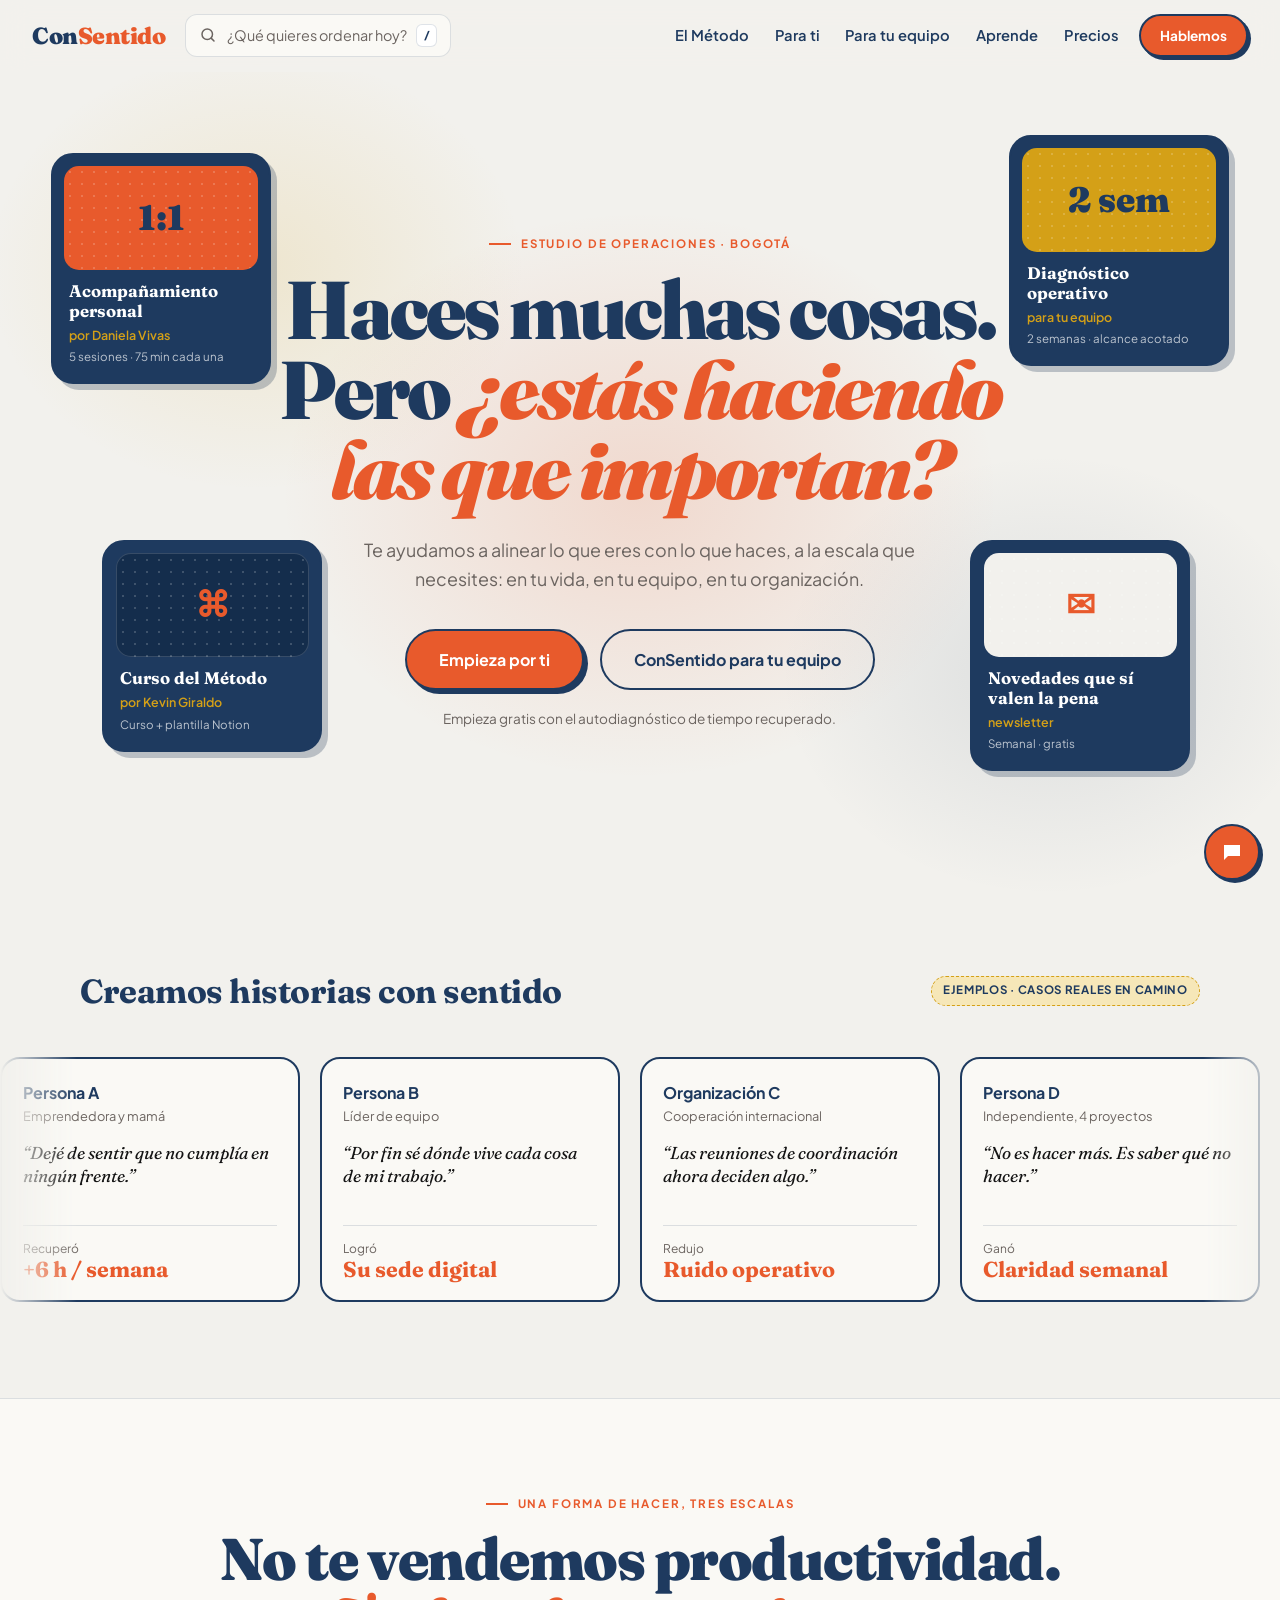
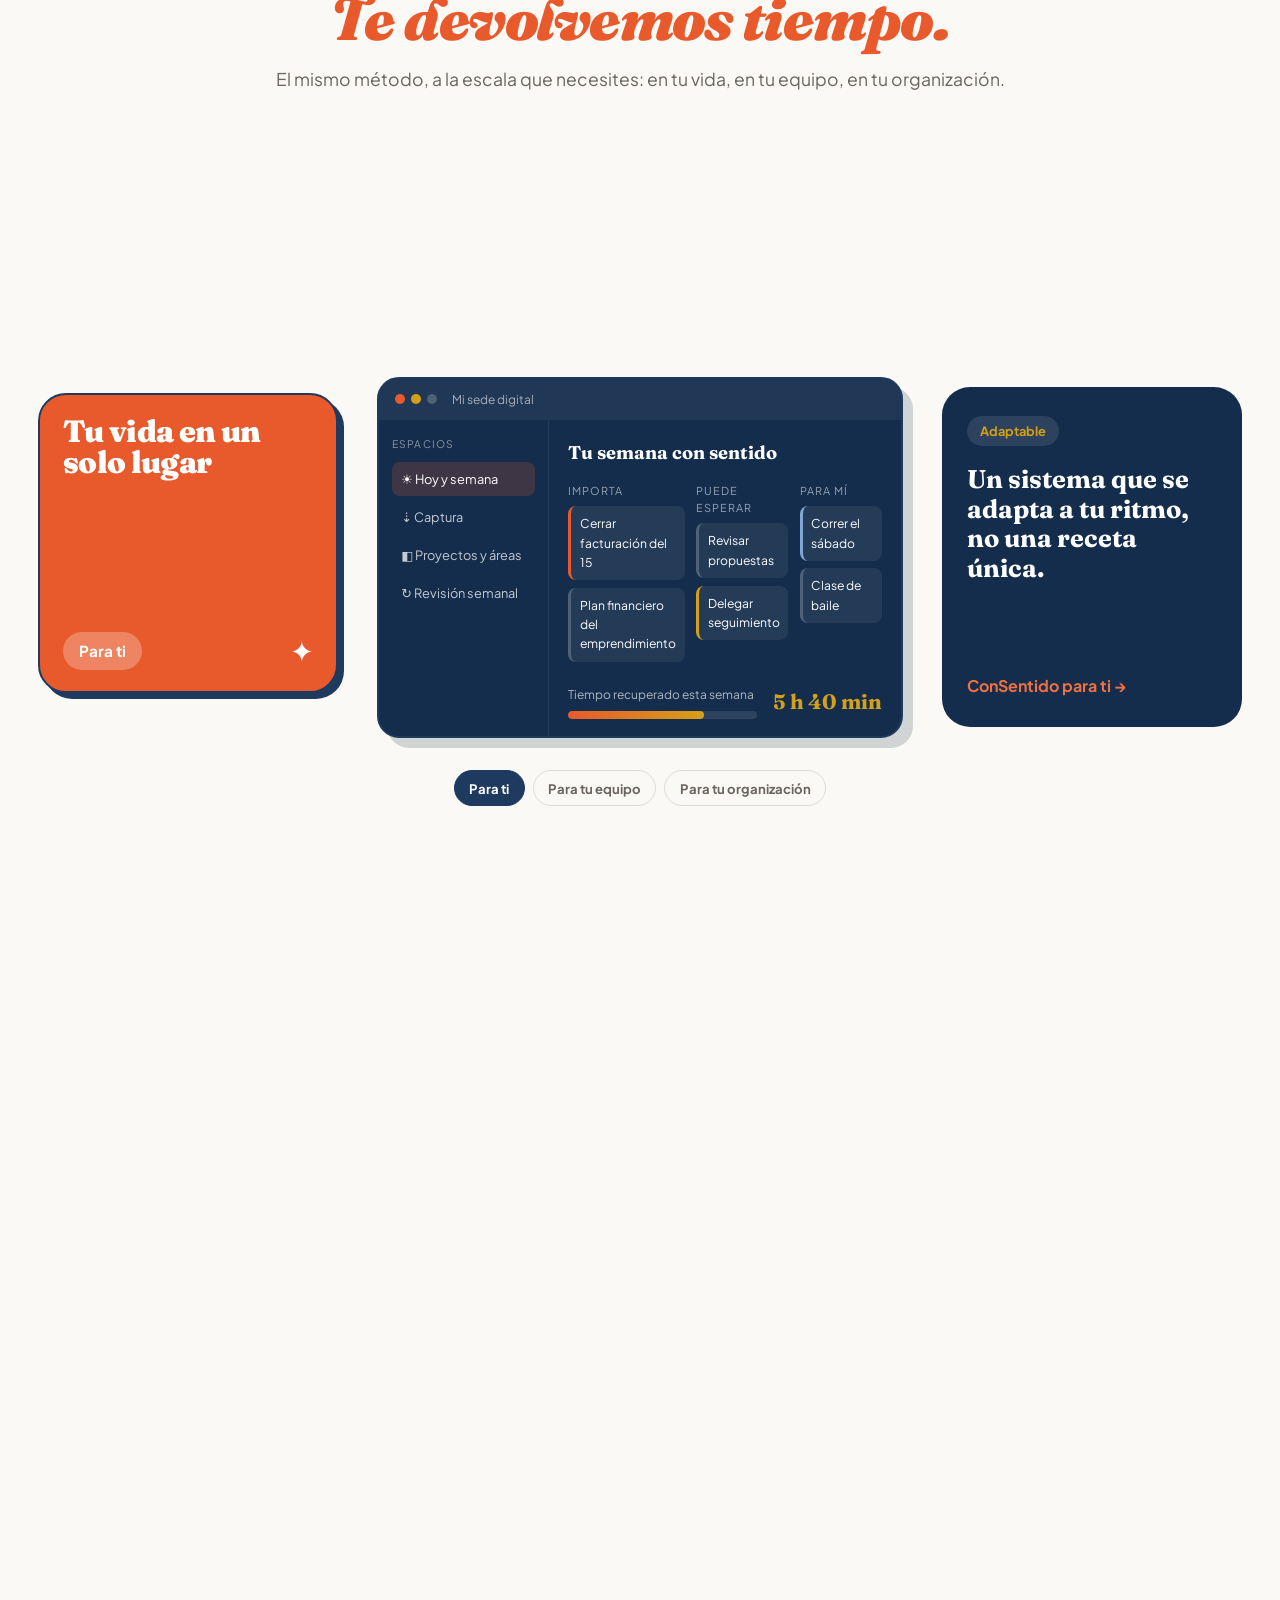
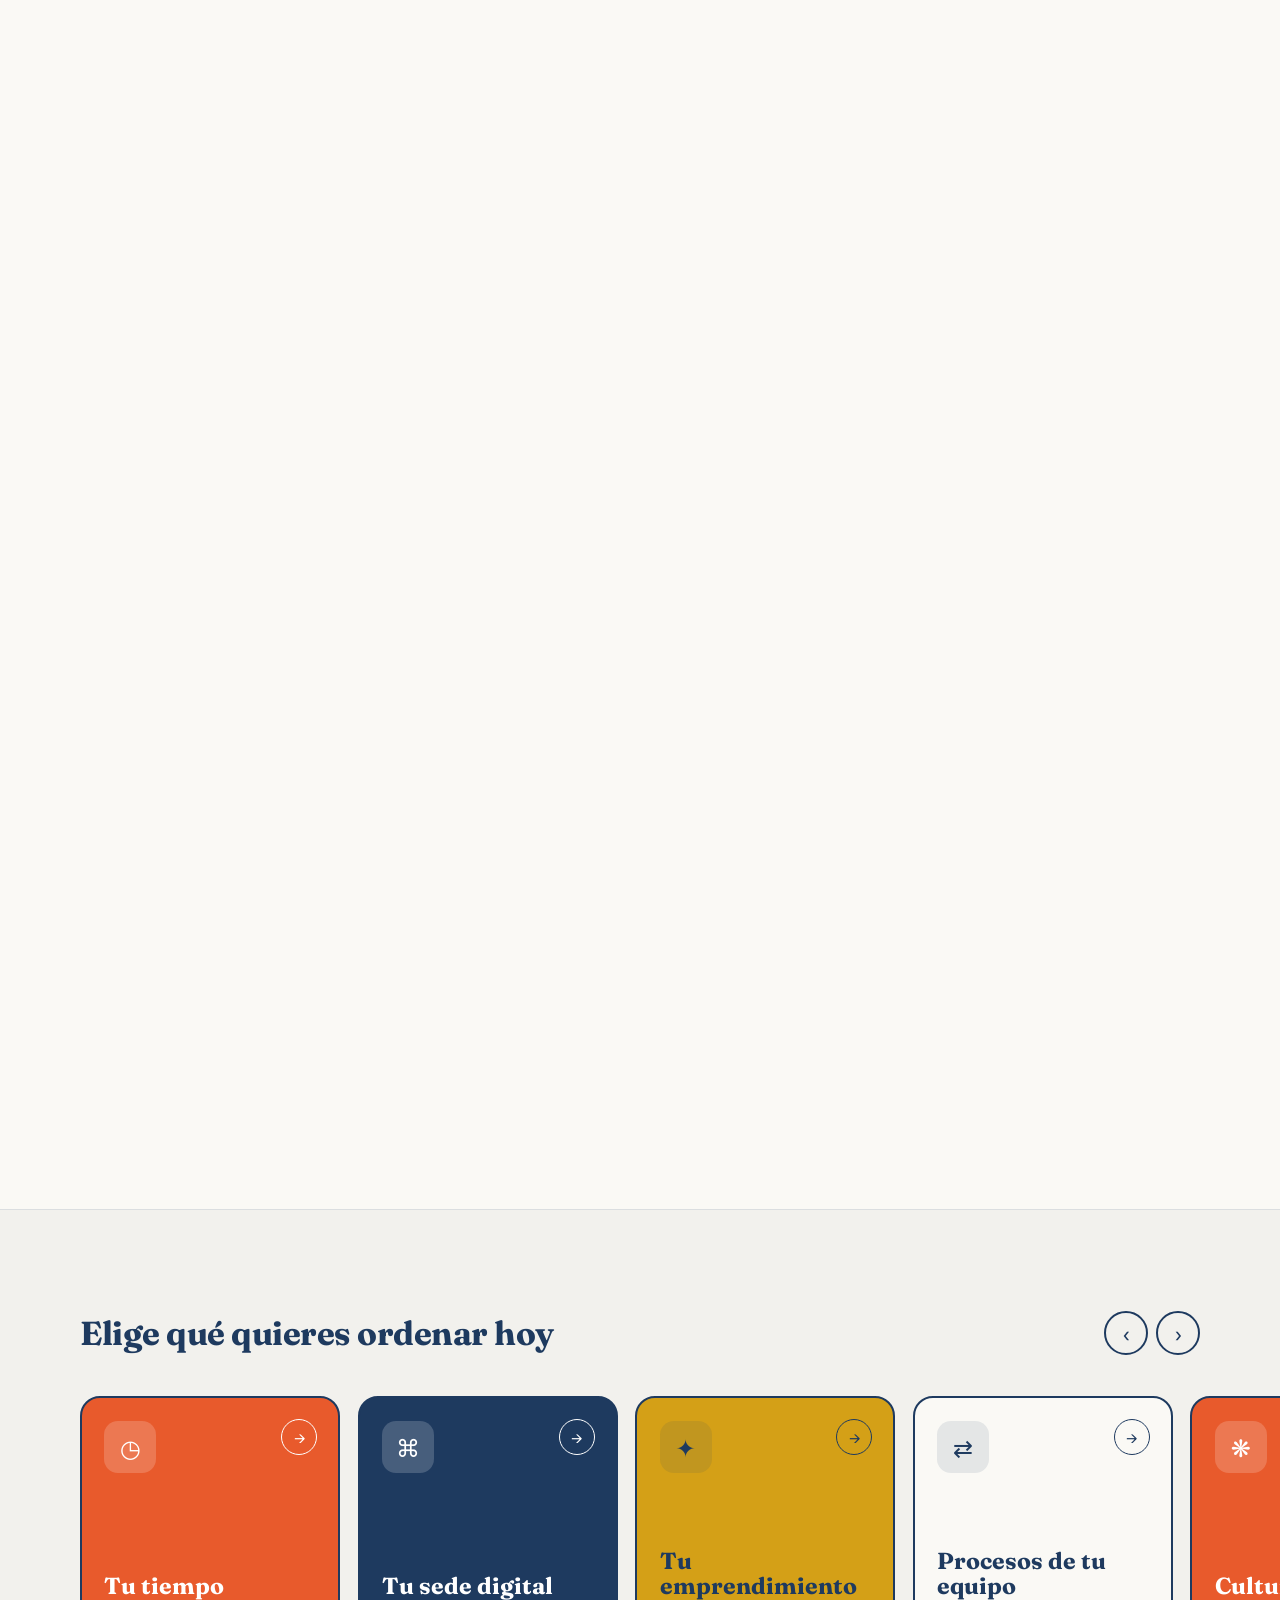
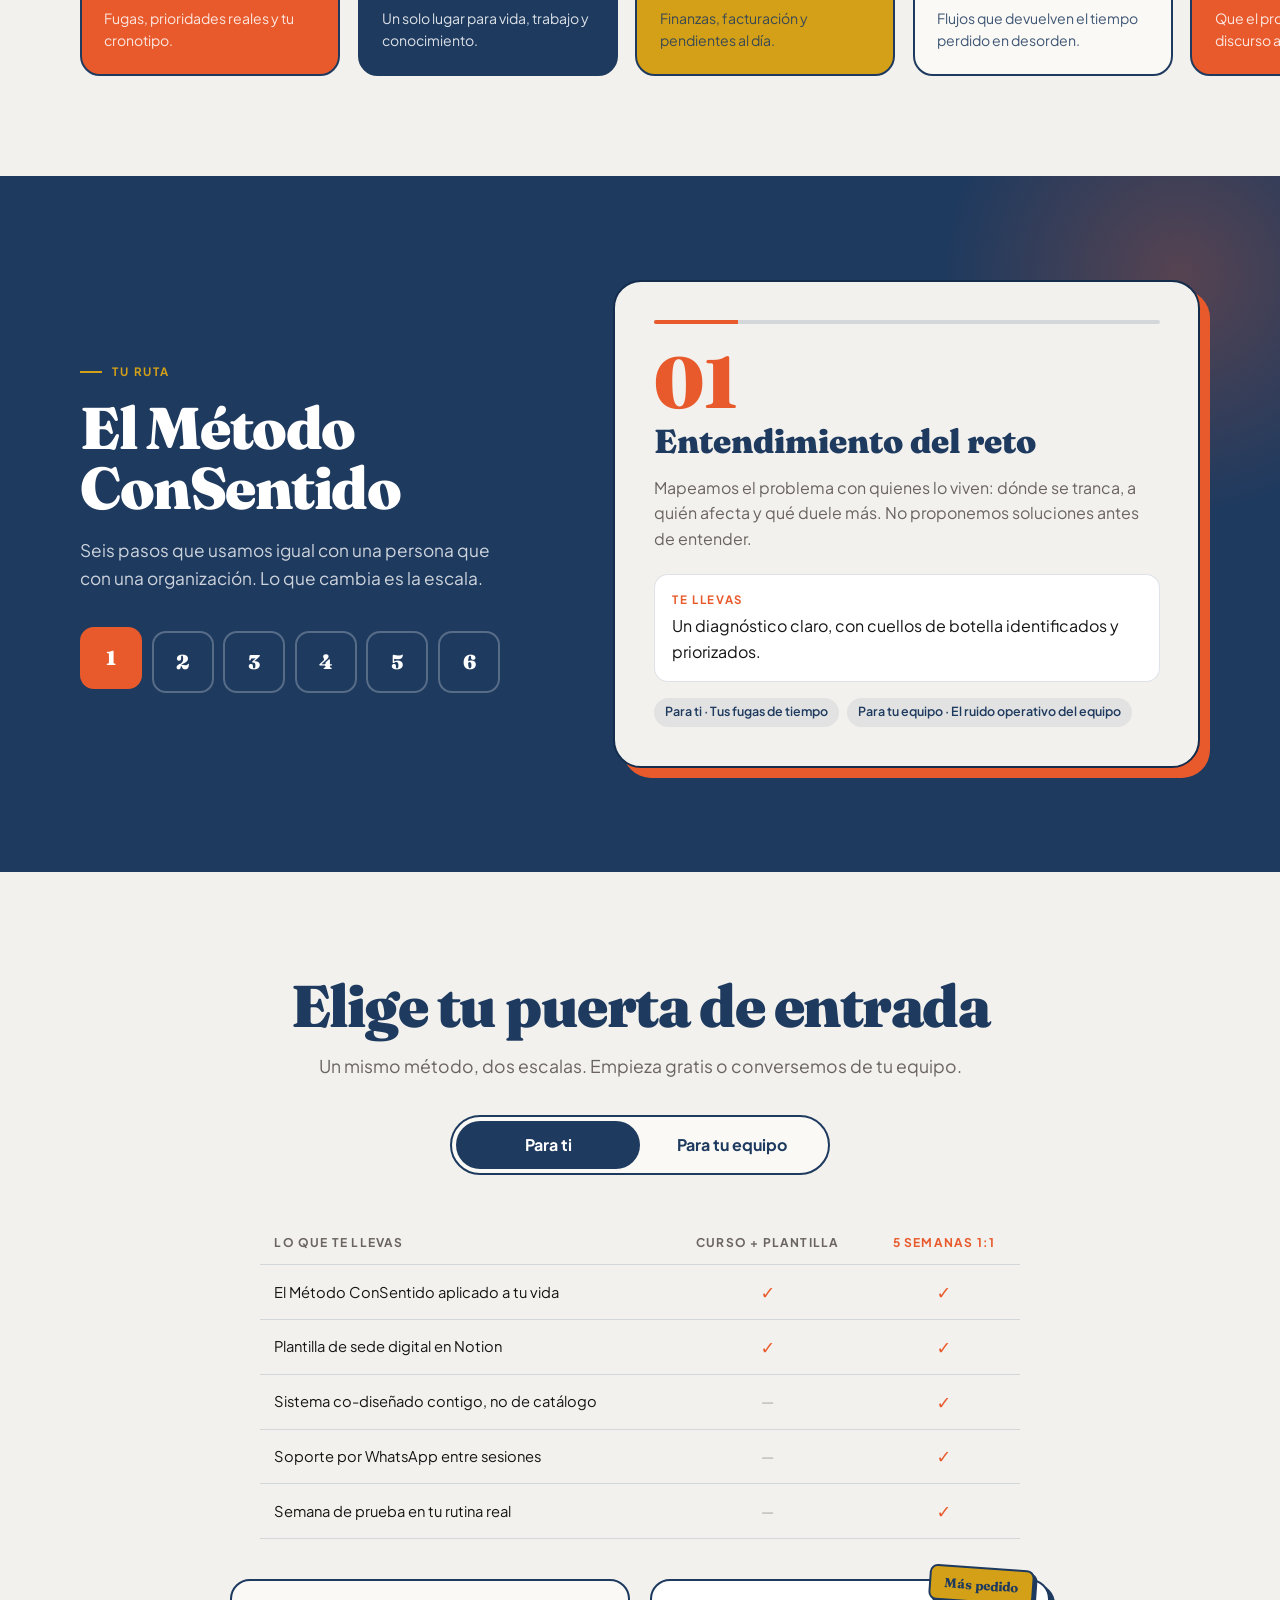
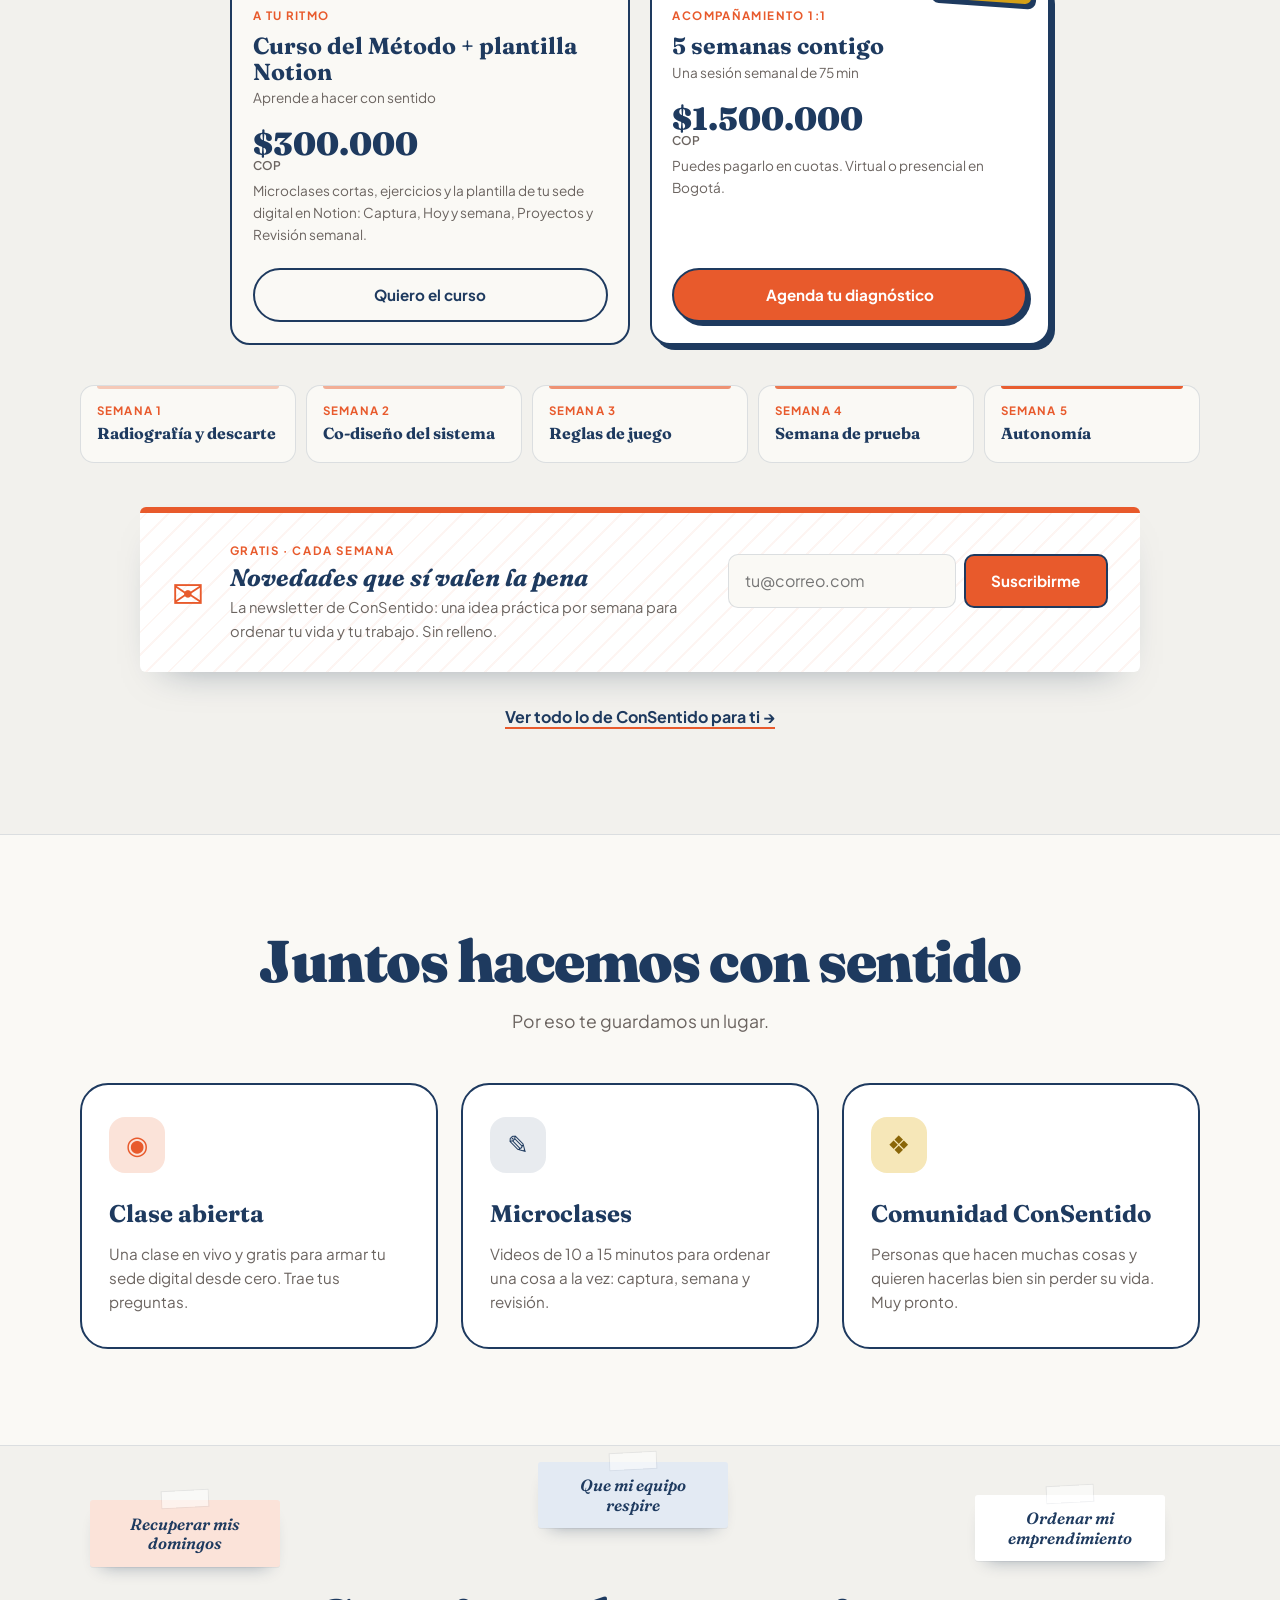
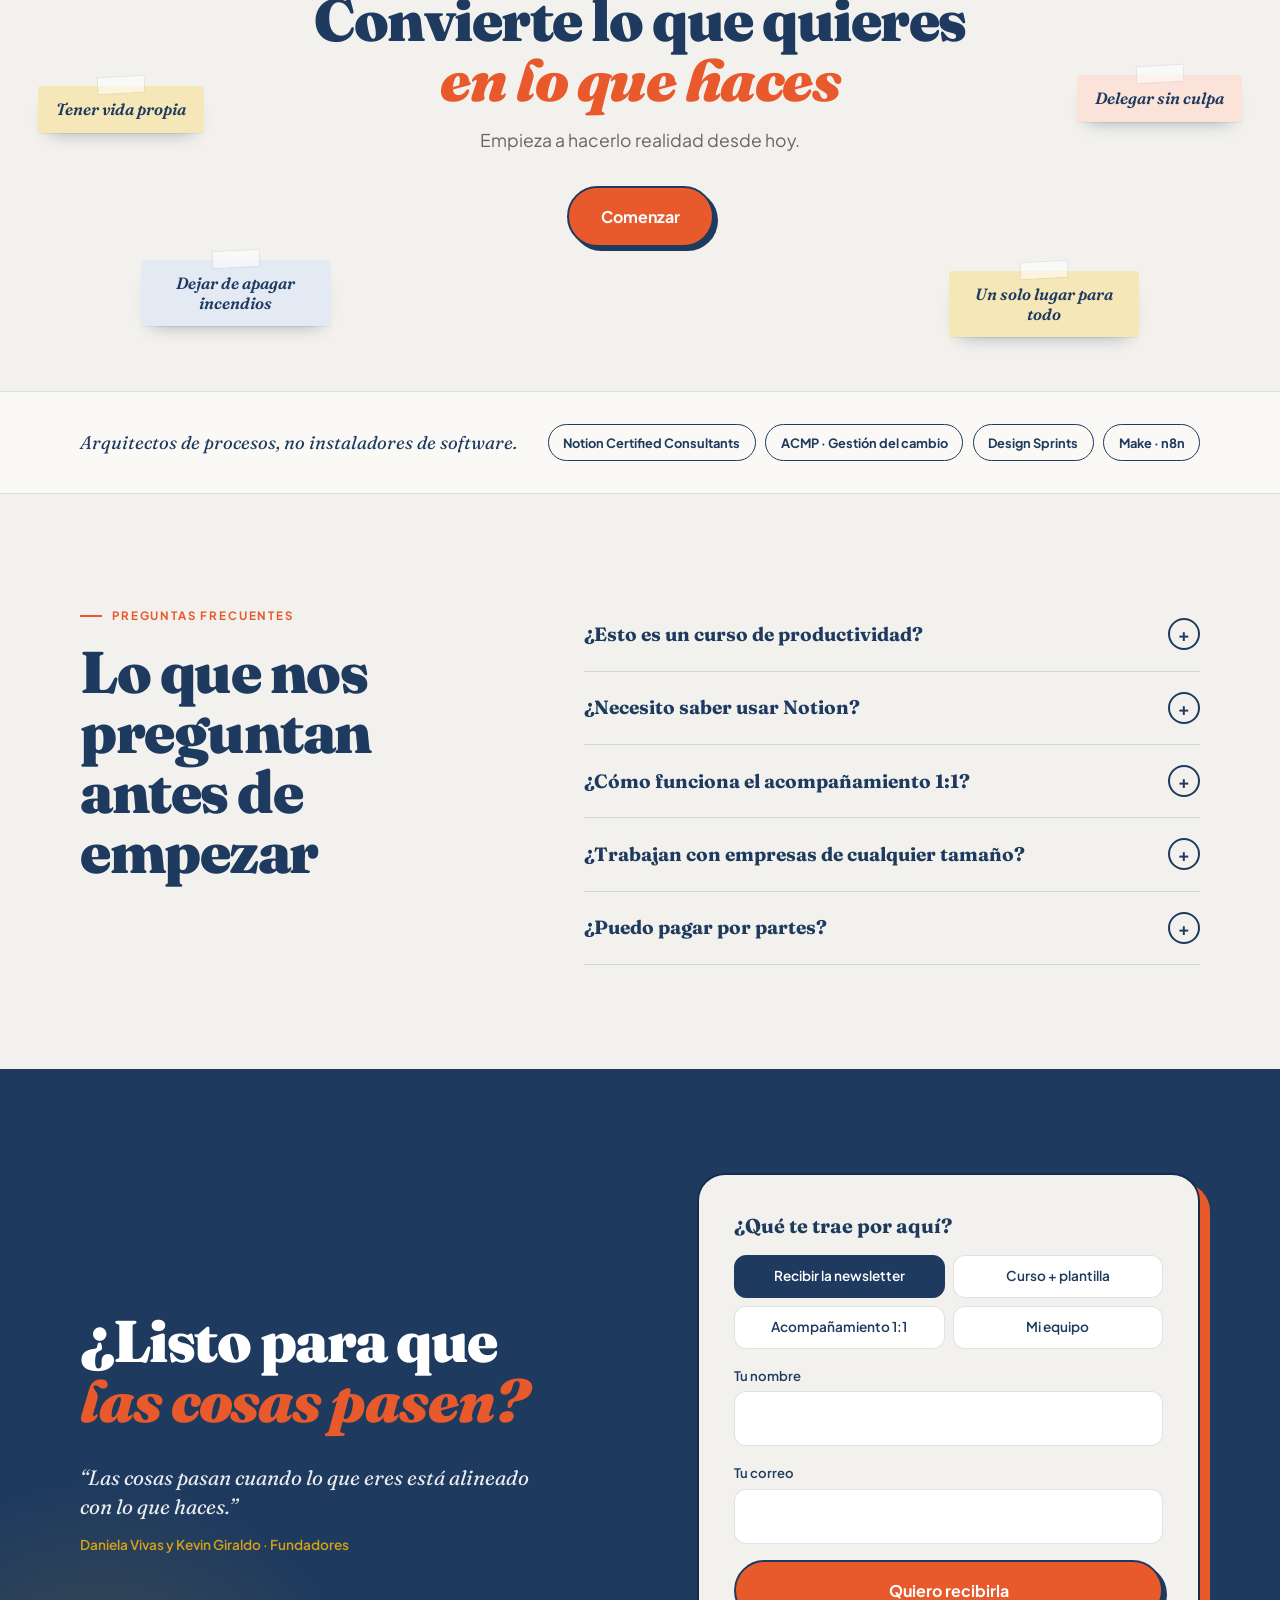
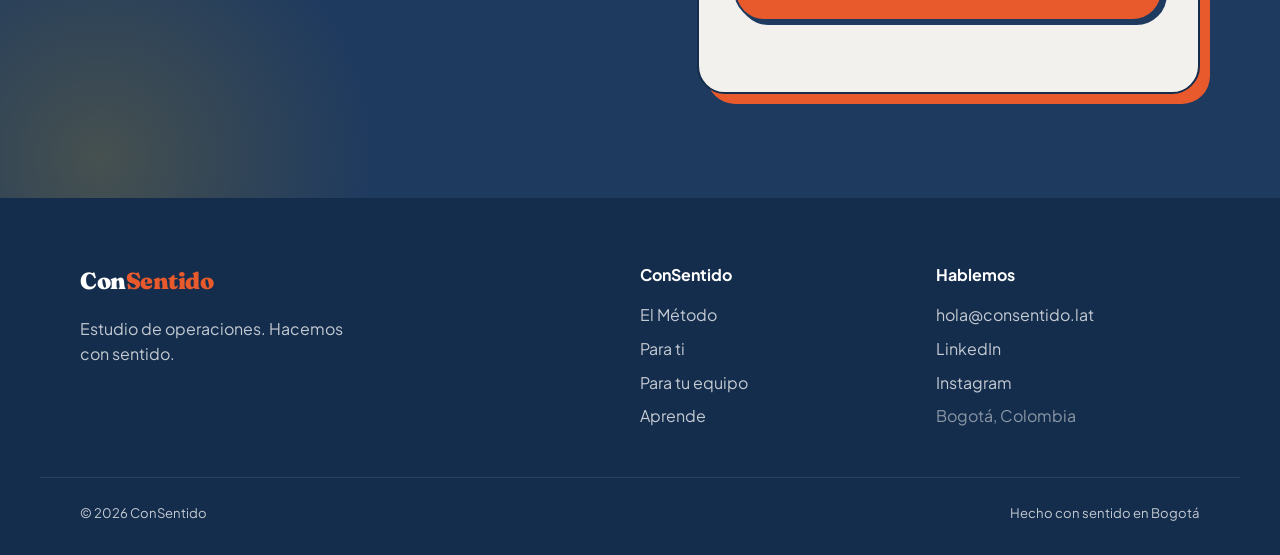
<file: index.html>
<!DOCTYPE html>
<html lang="es">
<head>
  <meta charset="UTF-8" />
  <meta name="viewport" content="width=device-width, initial-scale=1.0" />
  <title>ConSentido · Estudio de operaciones</title>
  <meta name="description" content="Te ayudamos a alinear lo que eres con lo que haces, a la escala que necesites: en tu vida, en tu equipo, en tu organización." />
  <meta name="theme-color" content="#F2F1ED" />
  <link rel="icon" href="data:image/svg+xml,%3Csvg xmlns='http://www.w3.org/2000/svg' viewBox='0 0 64 64'%3E%3Crect width='64' height='64' rx='16' fill='%231E3A5F'/%3E%3Ctext x='50%25' y='56%25' text-anchor='middle' dominant-baseline='middle' font-family='Georgia,serif' font-weight='900' font-size='38' fill='%23E85A2C'%3EC%3C/text%3E%3C/svg%3E" />
  <link rel="preconnect" href="https://fonts.googleapis.com">
  <link rel="preconnect" href="https://fonts.gstatic.com" crossorigin>
  <link href="https://fonts.googleapis.com/css2?family=Fraunces:ital,opsz,wght@0,9..144,300;0,9..144,600;0,9..144,700;0,9..144,900;1,9..144,400;1,9..144,700;1,9..144,900&family=Plus+Jakarta+Sans:wght@400;500;600;700;800&display=swap" rel="stylesheet">
  <link rel="stylesheet" href="styles.css" />
</head>
<body>

<a class="skip" href="#main">Saltar al contenido</a>

<!-- ═════════ NAV ═════════ -->
<header class="nav" id="nav">
  <div class="nav__inner">
    <a href="#top" class="logo" aria-label="ConSentido, inicio">
      
      <span class="logo__word">Con<em>Sentido</em></span>
    </a>

    <button class="search-pill" id="openSearch" type="button" aria-haspopup="dialog">
      <svg viewBox="0 0 24 24" aria-hidden="true"><circle cx="11" cy="11" r="7"/><path d="m20 20-3.5-3.5"/></svg>
      <span>¿Qué quieres ordenar hoy?</span>
      <kbd>/</kbd>
    </button>

    <nav class="nav__links" aria-label="Principal">
      <a href="#metodo">El Método</a>
      <a href="para-ti/">Para ti</a>
      <a href="para-equipos/">Para tu equipo</a>
      <a href="para-ti/#aprende">Aprende</a>
      <a href="#planes">Precios</a>
    </nav>

    <a href="#hablemos" class="btn btn--primary btn--sm nav__cta">Hablemos</a>

    <button class="burger" id="burger" type="button" aria-label="Abrir menú" aria-expanded="false" aria-controls="mobileMenu">
      <span></span><span></span>
    </button>
  </div>

  <div class="mobile-menu" id="mobileMenu" hidden>
    <a href="#metodo">El Método</a>
    <a href="para-ti/">Para ti</a>
    <a href="para-equipos/">Para tu equipo</a>
    <a href="para-ti/#aprende">Aprende</a>
    <a href="#planes">Precios</a>
    <a href="#hablemos" class="btn btn--primary">Hablemos</a>
  </div>
</header>

<main id="main">

<!-- ═════════ HERO ═════════ -->
<section class="hero" id="top">
  <div class="hero__glow" aria-hidden="true"></div>

  <!-- Tarjetas flotantes: como las de cursos de Platzi, pero con la oferta de ConSentido -->
  <div class="float-cards" aria-hidden="true">
    <article class="fcard fcard--a">
      <div class="fcard__cover fcard__cover--orange"><span>1:1</span></div>
      <h3>Acompañamiento personal</h3>
      <p class="fcard__by">por Daniela Vivas</p>
      <p class="fcard__meta">5 sesiones · 75 min cada una</p>
    </article>
    <article class="fcard fcard--b">
      <div class="fcard__cover fcard__cover--navy"><span>⌘</span></div>
      <h3>Curso del Método</h3>
      <p class="fcard__by">por Kevin Giraldo</p>
      <p class="fcard__meta">Curso + plantilla Notion</p>
    </article>
    <article class="fcard fcard--c">
      <div class="fcard__cover fcard__cover--mustard"><span>2 sem</span></div>
      <h3>Diagnóstico operativo</h3>
      <p class="fcard__by">para tu equipo</p>
      <p class="fcard__meta">2 semanas · alcance acotado</p>
    </article>
    <article class="fcard fcard--d">
      <div class="fcard__cover fcard__cover--cream"><span>✉</span></div>
      <h3>Novedades que sí valen la pena</h3>
      <p class="fcard__by">newsletter</p>
      <p class="fcard__meta">Semanal · gratis</p>
    </article>
  </div>

  <div class="hero__content">
    <p class="eyebrow">Estudio de operaciones · Bogotá</p>
    <h1 class="hero__title">
      Haces muchas cosas.<br />
      Pero <span class="accent">¿estás haciendo<br class="br-desk" /> las que importan?</span>
    </h1>
    <p class="hero__sub">
      Te ayudamos a alinear lo que eres con lo que haces, a la escala que necesites:
      en tu vida, en tu equipo, en tu organización.
    </p>
    <div class="hero__ctas">
      <a href="para-ti/" class="btn btn--primary btn--lg">Empieza por ti</a>
      <a href="para-equipos/" class="btn btn--ghost btn--lg">ConSentido para tu equipo</a>
    </div>
    <p class="hero__note">Empieza gratis con el autodiagnóstico de tiempo recuperado.</p>
  </div>
</section>

<!-- ═════════ HISTORIAS ═════════ -->
<section class="stories" aria-labelledby="stories-title">
  <div class="wrap stories__head">
    <h2 id="stories-title" class="h-sub">Creamos historias con sentido</h2>
    <span class="placeholder-tag" title="Reemplazar por casos reales con permiso de cada persona">Ejemplos · casos reales en camino</span>
  </div>

  <div class="marquee" data-marquee>
    <div class="marquee__track">
      <!-- PLACEHOLDER: reemplazar por casos reales con permiso -->
      <article class="story">
        <header><strong>Persona A</strong><span>Emprendedora y mamá</span></header>
        <blockquote>“Dejé de sentir que no cumplía en ningún frente.”</blockquote>
        <footer><span>Recuperó</span><b>+6 h / semana</b></footer>
      </article>
      <article class="story">
        <header><strong>Persona B</strong><span>Líder de equipo</span></header>
        <blockquote>“Por fin sé dónde vive cada cosa de mi trabajo.”</blockquote>
        <footer><span>Logró</span><b>Su sede digital</b></footer>
      </article>
      <article class="story">
        <header><strong>Organización C</strong><span>Cooperación internacional</span></header>
        <blockquote>“Las reuniones de coordinación ahora deciden algo.”</blockquote>
        <footer><span>Redujo</span><b>Ruido operativo</b></footer>
      </article>
      <article class="story">
        <header><strong>Persona D</strong><span>Independiente, 4 proyectos</span></header>
        <blockquote>“No es hacer más. Es saber qué no hacer.”</blockquote>
        <footer><span>Ganó</span><b>Claridad semanal</b></footer>
      </article>
      <article class="story">
        <header><strong>Empresa E</strong><span>Empresa familiar en transición</span></header>
        <blockquote>“La información dejó de vivir en cinco lugares.”</blockquote>
        <footer><span>Unificó</span><b>Sus islas de información</b></footer>
      </article>
      <article class="story">
        <header><strong>Directora F</strong><span>Directora financiera</span></header>
        <blockquote>“Mi trabajo ya no invade mis fines de semana.”</blockquote>
        <footer><span>Recuperó</span><b>Sus domingos</b></footer>
      </article>
    </div>
  </div>
</section>

<!-- ═════════ TRES ESCALAS (scroll fijo, como el showcase de Platzi) ═════════ -->
<section class="scales" id="escalas" aria-labelledby="scales-title">
  <div class="wrap scales__intro">
    <p class="eyebrow center">Una forma de hacer, tres escalas</p>
    <h2 id="scales-title" class="h-display center">No te vendemos productividad.<br /><span class="accent">Te devolvemos tiempo.</span></h2>
    <p class="center lead">El mismo método, a la escala que necesites: en tu vida, en tu equipo, en tu organización.</p>
  </div>

  <div class="scales__track" data-scales>
    <div class="scales__sticky">
      <div class="scales__grid">

        <!-- Izquierda: tarjetas de color que se apilan -->
        <div class="scales__stack">
          <article class="vcard vcard--orange" data-step="0">
            <h3 class="vcard__title">Tu vida en un solo lugar</h3>
            <div class="vcard__foot"><span class="vcard__chip">Para ti</span><span class="vcard__ico" aria-hidden="true">✦</span></div>
          </article>
          <article class="vcard vcard--mustard" data-step="1">
            <h3 class="vcard__title">Tu equipo deja de apagar incendios</h3>
            <div class="vcard__foot"><span class="vcard__chip">Para tu equipo</span><span class="vcard__ico" aria-hidden="true">⇄</span></div>
          </article>
          <article class="vcard vcard--navy" data-step="2">
            <h3 class="vcard__title">Tu cultura vive en cómo se trabaja</h3>
            <div class="vcard__foot"><span class="vcard__chip">Para tu organización</span><span class="vcard__ico" aria-hidden="true">❋</span></div>
          </article>
        </div>

        <!-- Centro: la sede digital cambia de escala -->
        <div class="scales__stage">
          <div class="mock" role="img" aria-label="Ejemplo de sede digital que cambia de escala: personal, de equipo y de organización">
            <div class="screen" data-screen="0">
              <div class="mock__bar"><i></i><i></i><i></i><span>Mi sede digital</span></div>
              <div class="mock__body">
                <aside class="mock__side">
                  <p class="mock__label">Espacios</p>
                  <span class="is-on">☀︎ Hoy y semana</span><span>⇣ Captura</span><span>◧ Proyectos y áreas</span><span>↻ Revisión semanal</span>
                </aside>
                <div class="mock__main">
                  <p class="mock__h">Tu semana con sentido</p>
                  <div class="mock__cols">
                    <div class="mock__col"><p>Importa</p><div class="task task--o">Cerrar facturación del 15</div><div class="task">Plan financiero del emprendimiento</div></div>
                    <div class="mock__col"><p>Puede esperar</p><div class="task">Revisar propuestas</div><div class="task task--m">Delegar seguimiento</div></div>
                    <div class="mock__col"><p>Para mí</p><div class="task task--n">Correr el sábado</div><div class="task">Clase de baile</div></div>
                  </div>
                  <div class="mock__meter"><span>Tiempo recuperado esta semana</span><div class="meter"><i style="--w:72%"></i></div><b>5 h 40 min</b></div>
                </div>
              </div>
            </div>
            <div class="screen" data-screen="1">
              <div class="mock__bar"><i></i><i></i><i></i><span>Sede digital · Equipo de operaciones</span></div>
              <div class="mock__body">
                <aside class="mock__side">
                  <p class="mock__label">Equipo</p>
                  <span class="is-on">◎ Centro de operaciones</span><span>❏ Conocimiento</span><span>→ Onboarding</span><span>▦ Espacios de equipo</span>
                </aside>
                <div class="mock__main">
                  <p class="mock__h">Esta semana en el equipo</p>
                  <div class="mock__cols">
                    <div class="mock__col"><p>Operaciones</p><div class="task task--o">Nuevo flujo de compras</div><div class="task">Proveedores al día</div></div>
                    <div class="mock__col"><p>Finanzas</p><div class="task task--m">Cierre de mes</div><div class="task">Cartera</div></div>
                    <div class="mock__col"><p>Decisiones</p><div class="task task--n">Responsable por proyecto</div><div class="task">Acta en un solo lugar</div></div>
                  </div>
                  <div class="mock__meter"><span>Tiempo recuperado del equipo este mes</span><div class="meter"><i style="--w:64%"></i></div><b>32 h</b></div>
                </div>
              </div>
            </div>
            <div class="screen" data-screen="2">
              <div class="mock__bar"><i></i><i></i><i></i><span>Sede digital · Organización</span></div>
              <div class="mock__body">
                <aside class="mock__side">
                  <p class="mock__label">Organización</p>
                  <span class="is-on">❋ Cultura visible</span><span>↗ Métricas operativas</span><span>→ Onboarding</span><span>▦ Áreas</span>
                </aside>
                <div class="mock__main">
                  <p class="mock__h">Así trabajamos aquí</p>
                  <div class="mock__cols">
                    <div class="mock__col"><p>Valor</p><div class="task task--o">Cuidamos el tiempo</div><div class="task">Reuniones que deciden</div></div>
                    <div class="mock__col"><p>Valor</p><div class="task task--m">Decidimos con datos</div><div class="task">Tablero semanal</div></div>
                    <div class="mock__col"><p>Valor</p><div class="task task--n">Aprendemos juntos</div><div class="task">Revisión mensual</div></div>
                  </div>
                  <div class="mock__meter"><span>Persona nueva trabajando con autonomía</span><div class="meter"><i style="--w:86%"></i></div><b>1.ª semana</b></div>
                </div>
              </div>
            </div>
          </div>
        </div>

        <!-- Derecha: la historia de cada escala -->
        <div class="scales__stories">
          <article class="story-card" data-step="0">
            <span class="story-card__chip">Adaptable</span>
            <p class="story-card__text">Un sistema que se adapta a tu ritmo, no una receta única.</p>
            <a href="para-ti/" class="story-card__link">ConSentido para ti →</a>
          </article>
          <article class="story-card" data-step="1">
            <span class="story-card__chip">Co-creado</span>
            <p class="story-card__text">Diseñamos contigo, no para ti. Por eso el cambio se queda cuando nos vamos.</p>
            <a href="para-equipos/#procesos" class="story-card__link">Procesos ConSentido →</a>
          </article>
          <article class="story-card" data-step="2">
            <span class="story-card__chip">Con sentido</span>
            <p class="story-card__text">Lo que tu organización dice ser y lo que vive cada día, en la misma conversación.</p>
            <a href="para-equipos/#cultura" class="story-card__link">Cultura ConSentido →</a>
          </article>
        </div>
      </div>

      <ol class="scales__progress" aria-label="Escalas">
        <li data-step="0">Para ti</li>
        <li data-step="1">Para tu equipo</li>
        <li data-step="2">Para tu organización</li>
      </ol>
    </div>
  </div>
</section>

<!-- ═════════ ELIGE QUÉ ORDENAR (carrusel de categorías) ═════════ -->
<section class="cats" id="aprende" aria-labelledby="cats-title">
  <div class="wrap cats__head">
    <h2 id="cats-title" class="h-sub">Elige qué quieres ordenar hoy</h2>
    <div class="carousel-ctrl">
      <button type="button" class="round-btn" data-scroll="-1" aria-label="Anterior" aria-controls="catsTrack">‹</button>
      <button type="button" class="round-btn" data-scroll="1" aria-label="Siguiente" aria-controls="catsTrack">›</button>
    </div>
  </div>
  <div class="cats__track" id="catsTrack" tabindex="0">
    <a class="cat cat--orange" href="para-ti/"><span class="cat__ico">◷</span><h3>Tu tiempo</h3><p>Fugas, prioridades reales y tu cronotipo.</p><span class="cat__go">→</span></a>
    <a class="cat cat--navy" href="para-ti/#sede"><span class="cat__ico">⌘</span><h3>Tu sede digital</h3><p>Un solo lugar para vida, trabajo y conocimiento.</p><span class="cat__go">→</span></a>
    <a class="cat cat--mustard" href="para-ti/#sede"><span class="cat__ico">✦</span><h3>Tu emprendimiento</h3><p>Finanzas, facturación y pendientes al día.</p><span class="cat__go">→</span></a>
    <a class="cat cat--cream" href="para-equipos/#procesos"><span class="cat__ico">⇄</span><h3>Procesos de tu equipo</h3><p>Flujos que devuelven el tiempo perdido en desorden.</p><span class="cat__go">→</span></a>
    <a class="cat cat--orange" href="para-equipos/#cultura"><span class="cat__ico">❋</span><h3>Cultura</h3><p>Que el propósito pase del discurso al día a día.</p><span class="cat__go">→</span></a>
    <a class="cat cat--navy" href="para-equipos/#sede"><span class="cat__ico">⚡</span><h3>Automatización e IA</h3><p>Make, n8n y Notion al servicio de las personas.</p><span class="cat__go">→</span></a>
    <a class="cat cat--mustard" href="para-equipos/#cultura"><span class="cat__ico">↗</span><h3>Gestión del cambio</h3><p>Metodología ACMP para que el cambio se quede.</p><span class="cat__go">→</span></a>
  </div>
</section>

<!-- ═════════ EL MÉTODO ═════════ -->
<section class="method" id="metodo" aria-labelledby="method-title">
  <div class="wrap method__grid">
    <div class="method__intro">
      <p class="eyebrow light">Tu ruta</p>
      <h2 id="method-title" class="h-display light"><strong>El Método ConSentido</strong></h2>
      <p class="method__lead">Seis pasos que usamos igual con una persona que con una organización. Lo que cambia es la escala.</p>
      <div class="method__dots" role="tablist" aria-label="Pasos del Método">
        <!-- generados por app.js -->
      </div>
    </div>

    <div class="method__panel" id="methodPanel" role="tabpanel" aria-live="polite">
      <!-- generado por app.js -->
    </div>
  </div>
</section>

<!-- ═════════ PLANES (Para ti / Para tu equipo) ═════════ -->
<section class="plans" id="planes" aria-labelledby="plans-title">
  <div class="wrap">
    <h2 id="plans-title" class="h-display center">Elige tu puerta de entrada</h2>
    <p class="center lead">Un mismo método, dos escalas. Empieza gratis o conversemos de tu equipo.</p>

    <div class="toggle" role="tablist" aria-label="Escala">
      <button role="tab" id="tab-ti" aria-controls="panel-ti" aria-selected="true" data-tab="ti">Para ti</button>
      <button role="tab" id="tab-equipo" aria-controls="panel-equipo" aria-selected="false" data-tab="equipo">Para tu equipo</button>
      <span class="toggle__pill" aria-hidden="true"></span>
    </div>

    <!-- PARA TI -->
    <div class="plan-panel" id="panel-ti" role="tabpanel" aria-labelledby="tab-ti">
      <div class="compare">
        <table>
          <thead><tr><th>Lo que te llevas</th><th>Curso + plantilla</th><th>5 semanas 1:1</th></tr></thead>
          <tbody>
            <tr><td>El Método ConSentido aplicado a tu vida</td><td class="y">✓</td><td class="y">✓</td></tr>
            <tr><td>Plantilla de sede digital en Notion</td><td class="y">✓</td><td class="y">✓</td></tr>
            <tr><td>Sistema co-diseñado contigo, no de catálogo</td><td class="n">—</td><td class="y">✓</td></tr>
            <tr><td>Soporte por WhatsApp entre sesiones</td><td class="n">—</td><td class="y">✓</td></tr>
            <tr><td>Semana de prueba en tu rutina real</td><td class="n">—</td><td class="y">✓</td></tr>
          </tbody>
        </table>
      </div>

      <div class="plan-grid plan-grid--2">
        <article class="plan">
          <p class="plan__tag">A tu ritmo</p>
          <h3>Curso del Método + plantilla Notion</h3>
          <p class="plan__who">Aprende a hacer con sentido</p>
          <p class="plan__price">$300.000 <small class="plan__cur">COP</small></p>
          <p class="plan__note">Microclases cortas, ejercicios y la plantilla de tu sede digital en Notion: Captura, Hoy y semana, Proyectos y Revisión semanal.</p>
          <a href="#hablemos" class="btn btn--ghost btn--block" data-intent="lista">Quiero el curso</a>
        </article>
        <article class="plan plan--star">
          <span class="sticker plan__sticker">Más pedido</span>
          <p class="plan__tag">Acompañamiento 1:1</p>
          <h3>5 semanas contigo</h3>
          <p class="plan__who">Una sesión semanal de 75 min</p>
          <p class="plan__price">$1.500.000 <small class="plan__cur">COP</small></p>
          <p class="plan__note">Puedes pagarlo en cuotas. Virtual o presencial en Bogotá.</p>
          <a href="#hablemos" class="btn btn--primary btn--block" data-intent="1a1">Agenda tu diagnóstico</a>
        </article>
      </div>

      <ol class="weeks" aria-label="Las 5 semanas del acompañamiento">
        <li><b>Semana 1</b><span>Radiografía y descarte</span></li>
        <li><b>Semana 2</b><span>Co-diseño del sistema</span></li>
        <li><b>Semana 3</b><span>Reglas de juego</span></li>
        <li><b>Semana 4</b><span>Semana de prueba</span></li>
        <li><b>Semana 5</b><span>Autonomía</span></li>
      </ol>
      <div class="news-strip reveal">
        <span class="news-strip__ico" aria-hidden="true">✉</span>
        <div class="news-strip__copy">
          <p class="news-strip__tag">Gratis · cada semana</p>
          <h3>Novedades que sí valen la pena</h3>
          <p>La newsletter de ConSentido: una idea práctica por semana para ordenar tu vida y tu trabajo. Sin relleno.</p>
        </div>
        <form class="news-form" data-news novalidate>
          <label class="sr-only" for="newsHome">Tu correo</label>
          <input type="email" id="newsHome" name="email" placeholder="tu@correo.com" autocomplete="email" required />
          <button type="submit" class="btn btn--primary">Suscribirme</button>
          <p class="news-form__msg" role="status"></p>
        </form>
      </div>
      <p class="panel-more"><a href="para-ti/">Ver todo lo de ConSentido para ti →</a></p>
    </div>

    <!-- PARA TU EQUIPO -->
    <div class="plan-panel" id="panel-equipo" role="tabpanel" aria-labelledby="tab-equipo" hidden>
      <div class="compare">
        <table>
          <thead><tr><th>Lo que tu organización recibe</th><th>Diagnóstico</th><th>Proyecto completo</th></tr></thead>
          <tbody>
            <tr><td>Mapa honesto del ruido operativo</td><td class="y">✓</td><td class="y">✓</td></tr>
            <tr><td>Reto priorizado con métrica de éxito</td><td class="y">✓</td><td class="y">✓</td></tr>
            <tr><td>Sede digital del equipo implementada</td><td class="n">—</td><td class="y">✓</td></tr>
            <tr><td>Equipo formado y documentación viva</td><td class="n">—</td><td class="y">✓</td></tr>
            <tr><td>Independencia para sostener el cambio</td><td class="n">—</td><td class="y">✓</td></tr>
          </tbody>
        </table>
      </div>

      <div class="plan-grid">
        <article class="plan">
          <p class="plan__tag">Sin compromiso</p>
          <h3>Conversación</h3>
          <p class="plan__who">30 minutos sobre tu operación</p>
          <p class="plan__price">Gratis</p>
          <p class="plan__note">Te decimos con honestidad por dónde empezar.</p>
          <a href="#hablemos" class="btn btn--ghost btn--block" data-intent="equipo">Hablemos</a>
        </article>
        <article class="plan plan--star">
          <span class="sticker plan__sticker">Puerta de entrada</span>
          <p class="plan__tag">2 semanas</p>
          <h3>Diagnóstico operativo</h3>
          <p class="plan__who">Alcance acotado, resultado claro</p>
          <p class="plan__price plan__price--sm">Precio cerrado</p>
          <p class="plan__note">Sales con el mapa del problema y el primer paso definido.</p>
          <a href="#hablemos" class="btn btn--primary btn--block" data-intent="equipo">Pide tu diagnóstico</a>
        </article>
        <article class="plan">
          <p class="plan__tag">Metodología propia</p>
          <h3>Procesos ConSentido</h3>
          <p class="plan__who">Cuando la operación ahoga al equipo</p>
          <p class="plan__price plan__price--sm">Según alcance</p>
          <p class="plan__note">Los 6 pasos del Método y tu sede digital funcionando.</p>
          <a href="#hablemos" class="btn btn--ghost btn--block" data-intent="equipo">Cotizar</a>
        </article>
        <article class="plan">
          <p class="plan__tag">Metodología propia</p>
          <h3>Cultura ConSentido</h3>
          <p class="plan__who">Cuando el discurso y el día a día no coinciden</p>
          <p class="plan__price plan__price--sm">Según alcance</p>
          <p class="plan__note">Cuatro fases para que el propósito llegue a la operación.</p>
          <a href="#hablemos" class="btn btn--ghost btn--block" data-intent="equipo">Cotizar</a>
        </article>
      </div>
      <p class="center small muted">También formación in-company y acompañamiento de gestión del cambio. Proyectos de 2 a 6 meses.</p>
      <p class="panel-more"><a href="para-equipos/">Ver Procesos, Cultura y la sede digital de tu equipo →</a></p>
    </div>
  </div>
</section>

<!-- ═════════ COMUNIDAD ═════════ -->
<section class="community" aria-labelledby="comm-title">
  <div class="wrap">
    <h2 id="comm-title" class="h-display center">Juntos hacemos con sentido</h2>
    <p class="center lead">Por eso te guardamos un lugar.</p>
    <div class="comm-grid">
      <article class="comm reveal">
        <span class="comm__ico comm__ico--o">◉</span>
        <h3>Clase abierta</h3>
        <p>Una clase en vivo y gratis para armar tu sede digital desde cero. Trae tus preguntas.</p>
      </article>
      <article class="comm reveal">
        <span class="comm__ico comm__ico--n">✎</span>
        <h3>Microclases</h3>
        <p>Videos de 10 a 15 minutos para ordenar una cosa a la vez: captura, semana y revisión.</p>
      </article>
      <article class="comm reveal">
        <span class="comm__ico comm__ico--m">❖</span>
        <h3>Comunidad ConSentido</h3>
        <p>Personas que hacen muchas cosas y quieren hacerlas bien sin perder su vida. Muy pronto.</p>
      </article>
    </div>
  </div>
</section>

<!-- ═════════ METAS ═════════ -->
<section class="goals" aria-labelledby="goals-title">
  <div class="goals__cloud" aria-hidden="true">
    <span class="g g--1">Recuperar mis domingos</span>
    <span class="g g--2">Ordenar mi emprendimiento</span>
    <span class="g g--3">Tener vida propia</span>
    <span class="g g--4">Dejar de apagar incendios</span>
    <span class="g g--5">Delegar sin culpa</span>
    <span class="g g--6">Un solo lugar para todo</span>
    <span class="g g--7">Que mi equipo respire</span>
  </div>
  <div class="goals__content">
    <h2 id="goals-title" class="h-display">Convierte lo que quieres<br /><span class="accent">en lo que haces</span></h2>
    <p class="lead">Empieza a hacerlo realidad desde hoy.</p>
    <a href="#planes" class="btn btn--primary btn--lg">Comenzar</a>
  </div>
</section>

<!-- ═════════ CREDENCIALES ═════════ -->
<section class="creds" aria-label="Credenciales">
  <div class="wrap creds__row">
    <p>Arquitectos de procesos, no instaladores de software.</p>
    <div class="creds__seals">
      <span class="seal">Notion Certified Consultants</span>
      <span class="seal">ACMP · Gestión del cambio</span>
      <span class="seal">Design Sprints</span>
      <span class="seal">Make · n8n</span>
    </div>
  </div>
</section>

<!-- ═════════ FAQ ═════════ -->
<section class="faq" aria-labelledby="faq-title">
  <div class="wrap faq__grid">
    <div>
      <p class="eyebrow">Preguntas frecuentes</p>
      <h2 id="faq-title" class="h-display">Lo que nos preguntan antes de empezar</h2>
    </div>
    <div class="faq__list">
      <details>
        <summary>¿Esto es un curso de productividad?</summary>
        <p>No. La productividad te pide hacer más. Nosotros medimos el tiempo recuperado: horas que vuelven a ti o a tu equipo porque el desorden dejó de cobrarlas.</p>
      </details>
      <details>
        <summary>¿Necesito saber usar Notion?</summary>
        <p>No. Te enseñamos lo justo con microclases cortas. Y si tu equipo usa otra herramienta, trabajamos con ella: lo importante es el proceso que vive dentro.</p>
      </details>
      <details>
        <summary>¿Cómo funciona el acompañamiento 1:1?</summary>
        <p>Son 5 semanas, una sesión semanal de 75 minutos y soporte por WhatsApp. Puede ser virtual o presencial en Bogotá. Al final tienes un sistema que funciona sin nosotros.</p>
      </details>
      <details>
        <summary>¿Trabajan con empresas de cualquier tamaño?</summary>
        <p>Nuestro punto fuerte son organizaciones de 20 a 200 personas que crecieron rápido: cooperación internacional, gobierno, empresas familiares, servicios y organizaciones de impacto.</p>
      </details>
      <details>
        <summary>¿Puedo pagar por partes?</summary>
        <p>Sí. El acompañamiento 1:1 lo puedes pagar en cuotas; lo acordamos contigo antes de empezar. Para empresas acordamos los pagos según el alcance del proyecto.</p>
      </details>
    </div>
  </div>
</section>

<!-- ═════════ CTA FINAL / CONTACTO ═════════ -->
<section class="final" id="hablemos" aria-labelledby="final-title">
  <div class="wrap final__grid">
    <div>
      <h2 id="final-title" class="h-display light">¿Listo para que<br /><span class="accent">las cosas pasen?</span></h2>
      <p class="final__quote">“Las cosas pasan cuando lo que eres está alineado con lo que haces.”</p>
      <p class="final__sign">Daniela Vivas y Kevin Giraldo · Fundadores</p>
    </div>

    <form class="form" id="contactForm" novalidate>
      <fieldset class="form__intents">
        <legend>¿Qué te trae por aquí?</legend>
        <label><input type="radio" name="intent" value="newsletter" data-btn="Quiero recibirla" checked /> <span>Recibir la newsletter</span></label>
        <label><input type="radio" name="intent" value="lista" data-btn="Quiero el curso" /> <span>Curso + plantilla</span></label>
        <label><input type="radio" name="intent" value="1a1" data-btn="Agendar mi diagnóstico" /> <span>Acompañamiento 1:1</span></label>
        <label><input type="radio" name="intent" value="equipo" data-btn="Hablemos de mi equipo" data-org /> <span>Mi equipo</span></label>
      </fieldset>
      <label class="field">
        <span>Tu nombre</span>
        <input type="text" name="nombre" autocomplete="name" required />
      </label>
      <label class="field">
        <span>Tu correo</span>
        <input type="email" name="email" autocomplete="email" required />
      </label>
      <label class="field field--org" hidden>
        <span>Organización y cargo</span>
        <input type="text" name="org" autocomplete="organization" />
      </label>
      <button type="submit" class="btn btn--primary btn--block btn--lg" id="formBtn">Quiero recibirla</button>
      <p class="form__msg" id="formMsg" role="status"></p>
    </form>
  </div>
</section>

</main>

<!-- ═════════ FOOTER ═════════ -->
<footer class="footer">
  <div class="wrap footer__grid">
    <div>
      <a href="#top" class="logo logo--light"><span class="logo__word">Con<em>Sentido</em></span></a>
      <p class="footer__claim">Estudio de operaciones. Hacemos con sentido.</p>
    </div>
    <nav aria-label="ConSentido">
      <p class="footer__h">ConSentido</p>
      <a href="#metodo">El Método</a>
      <a href="para-ti/">Para ti</a>
      <a href="para-equipos/">Para tu equipo</a>
      <a href="para-ti/#aprende">Aprende</a>
    </nav>
    <nav aria-label="Contacto">
      <p class="footer__h">Hablemos</p>
      <!-- PLACEHOLDER: confirmar correo, LinkedIn e Instagram reales -->
      <a href="mailto:hola@consentido.lat">hola@consentido.lat</a>
      <a href="#">LinkedIn</a>
      <a href="#">Instagram</a>
      <span class="muted">Bogotá, Colombia</span>
    </nav>
  </div>
  <div class="wrap footer__bottom">
    <span>© 2026 ConSentido</span>
    <span>Hecho con sentido en Bogotá</span>
  </div>
</footer>

<!-- Botón flotante (en Platzi es WhatsApp). PLACEHOLDER: poner el número real en href="https://wa.me/57XXXXXXXXXX" -->
<a class="fab" href="#hablemos" aria-label="Escríbenos">
  <svg viewBox="0 0 24 24" aria-hidden="true"><path d="M4 5h16v11H8l-4 4z"/></svg>
</a>

<!-- ═════════ BUSCADOR (paleta tipo Platzi) ═════════ -->
<div class="search" id="search" role="dialog" aria-modal="true" aria-labelledby="searchLabel" hidden>
  <div class="search__backdrop" data-close></div>
  <div class="search__box">
    <label id="searchLabel" class="search__field">
      <svg viewBox="0 0 24 24" aria-hidden="true"><circle cx="11" cy="11" r="7"/><path d="m20 20-3.5-3.5"/></svg>
      <input type="search" id="searchInput" placeholder="Ej: tiempo, Notion, mi equipo, cultura…" autocomplete="off" />
      <kbd>Esc</kbd>
    </label>
    <ul class="search__results" id="searchResults" role="listbox"></ul>
  </div>
</div>

<script src="app.js"></script>
</body>
</html>
</file>
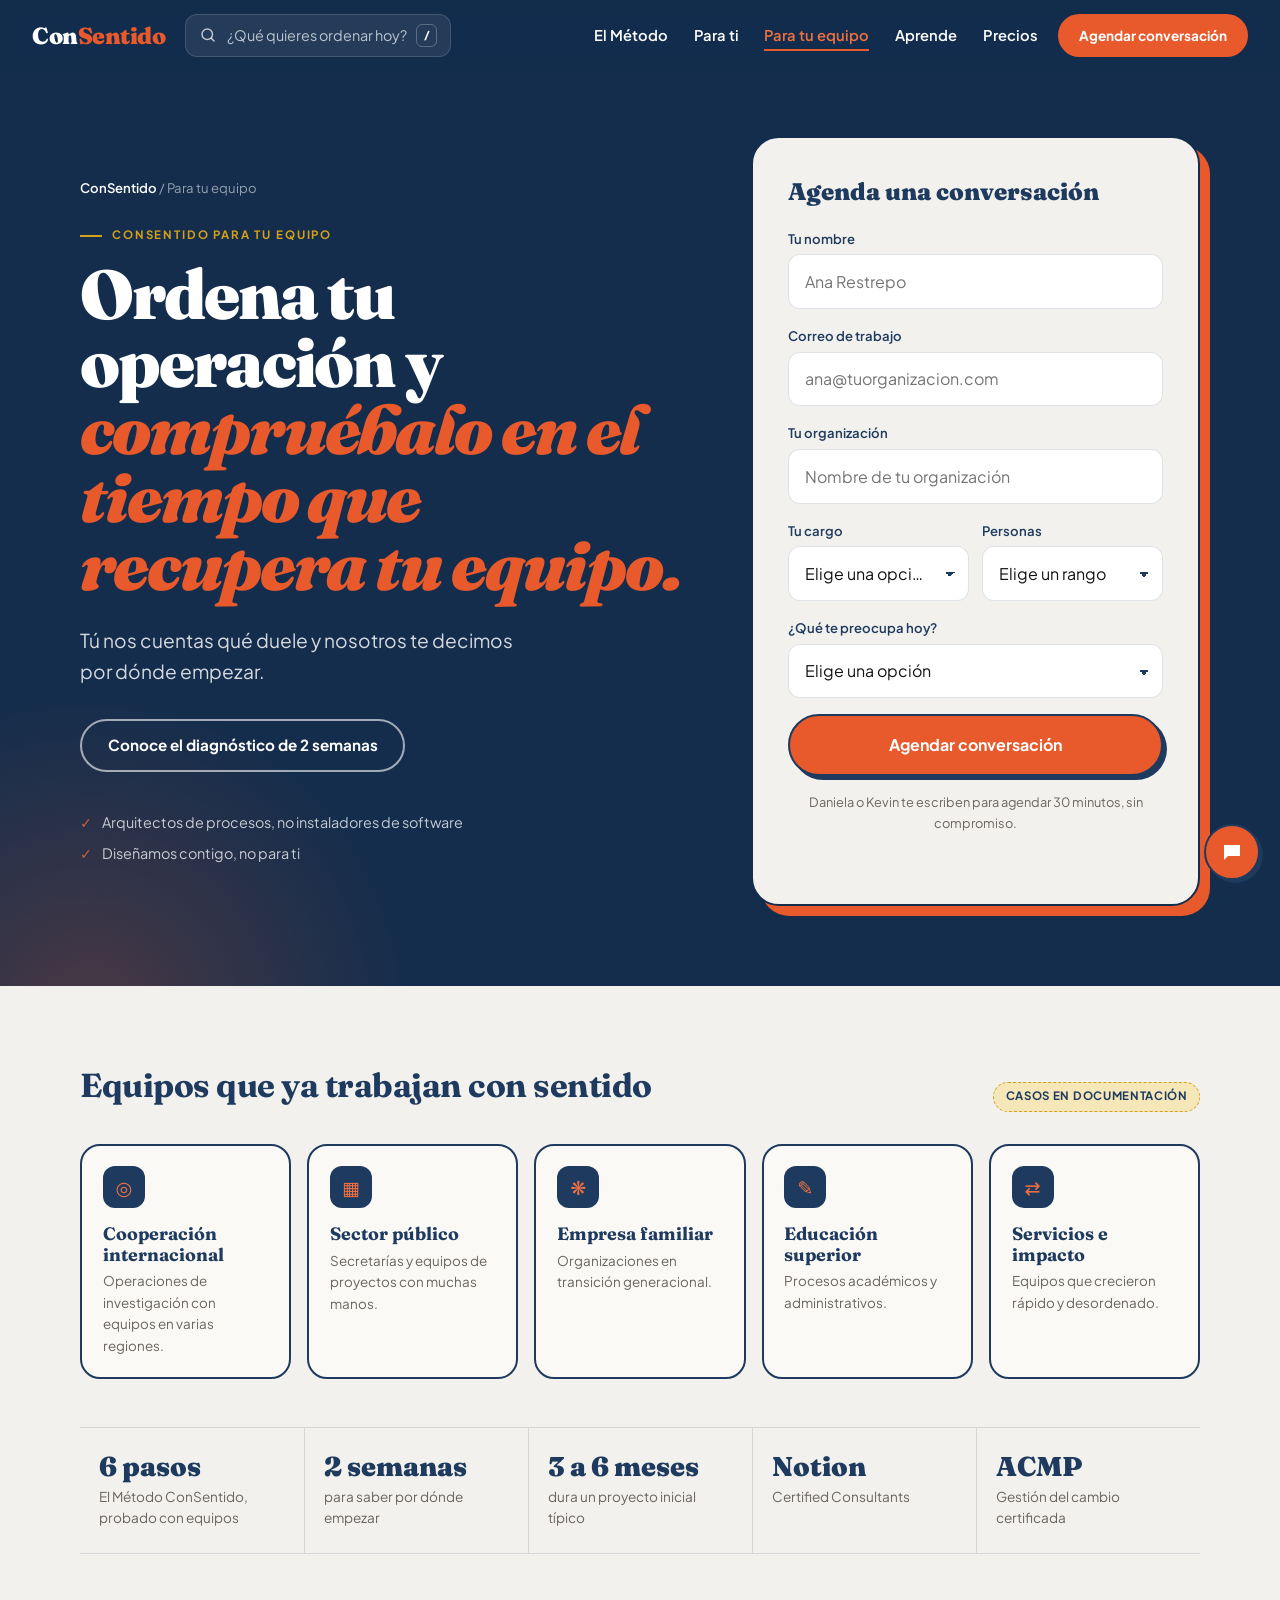
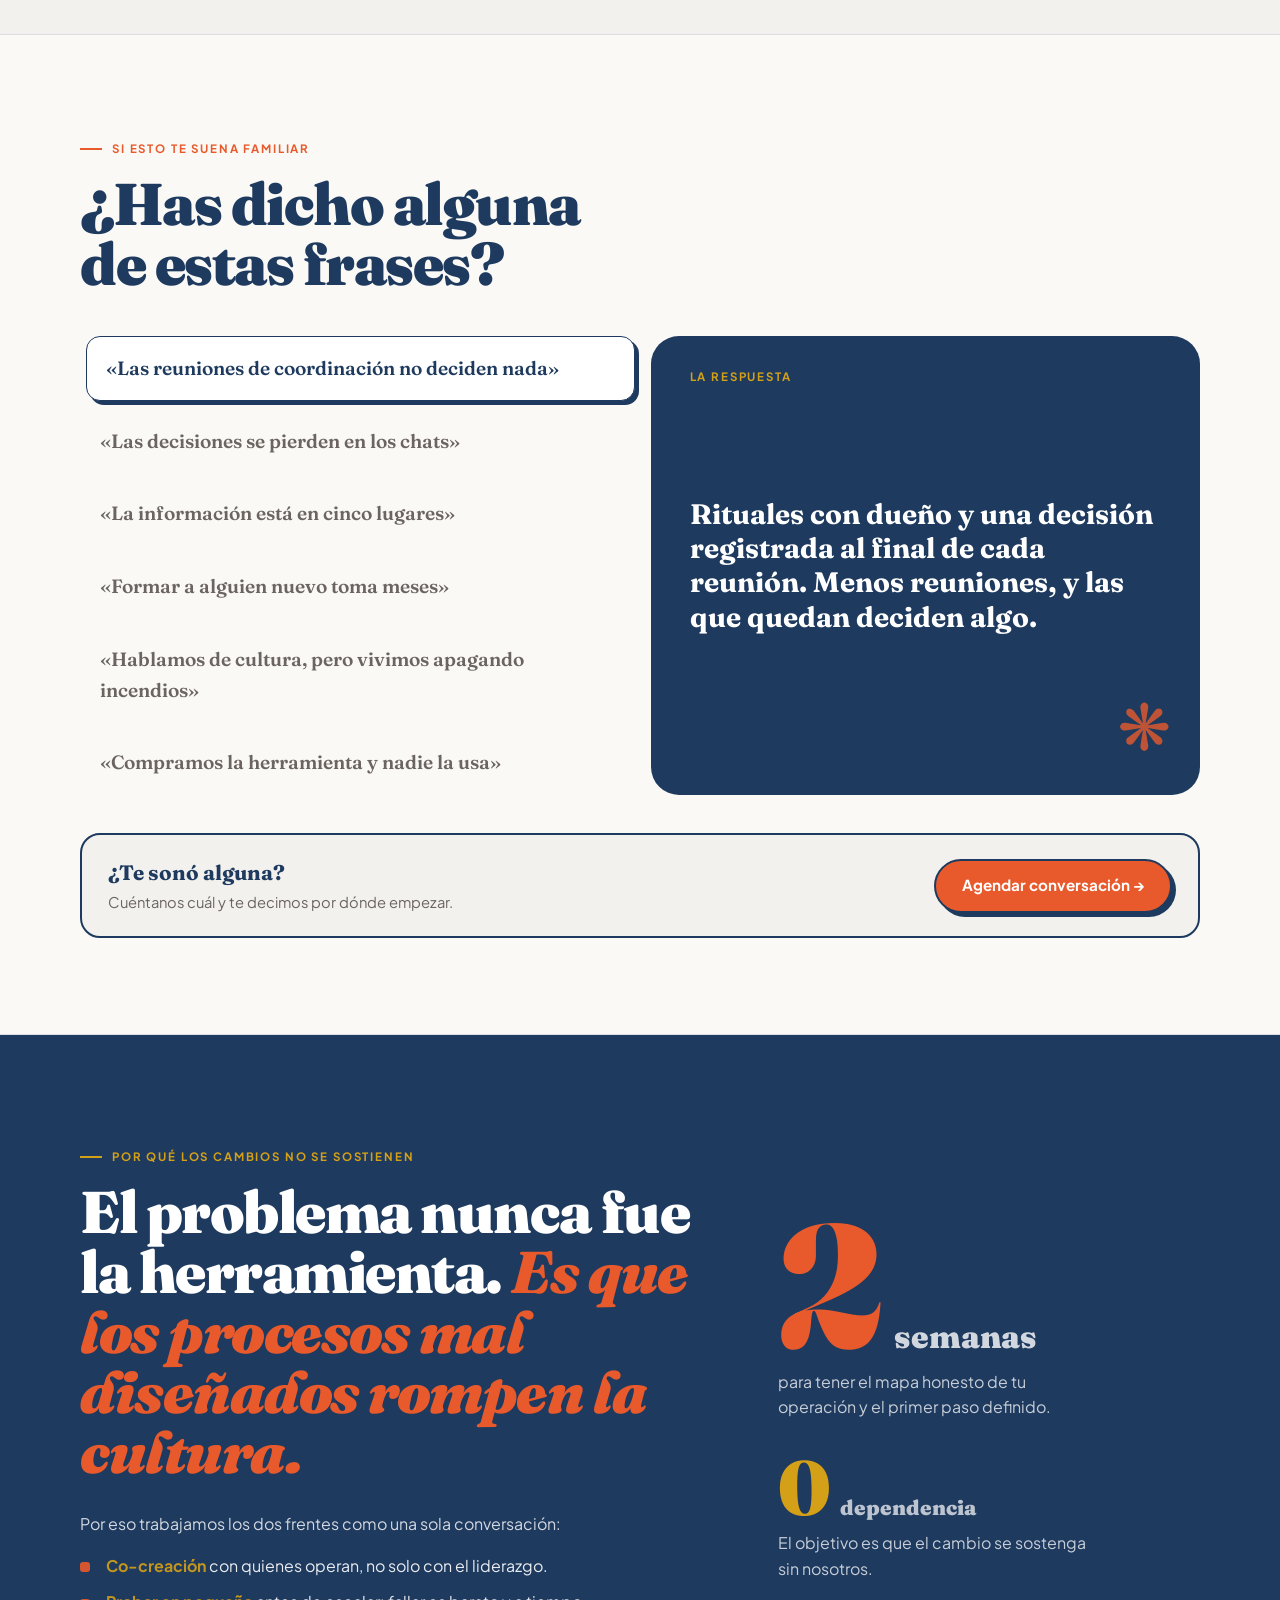
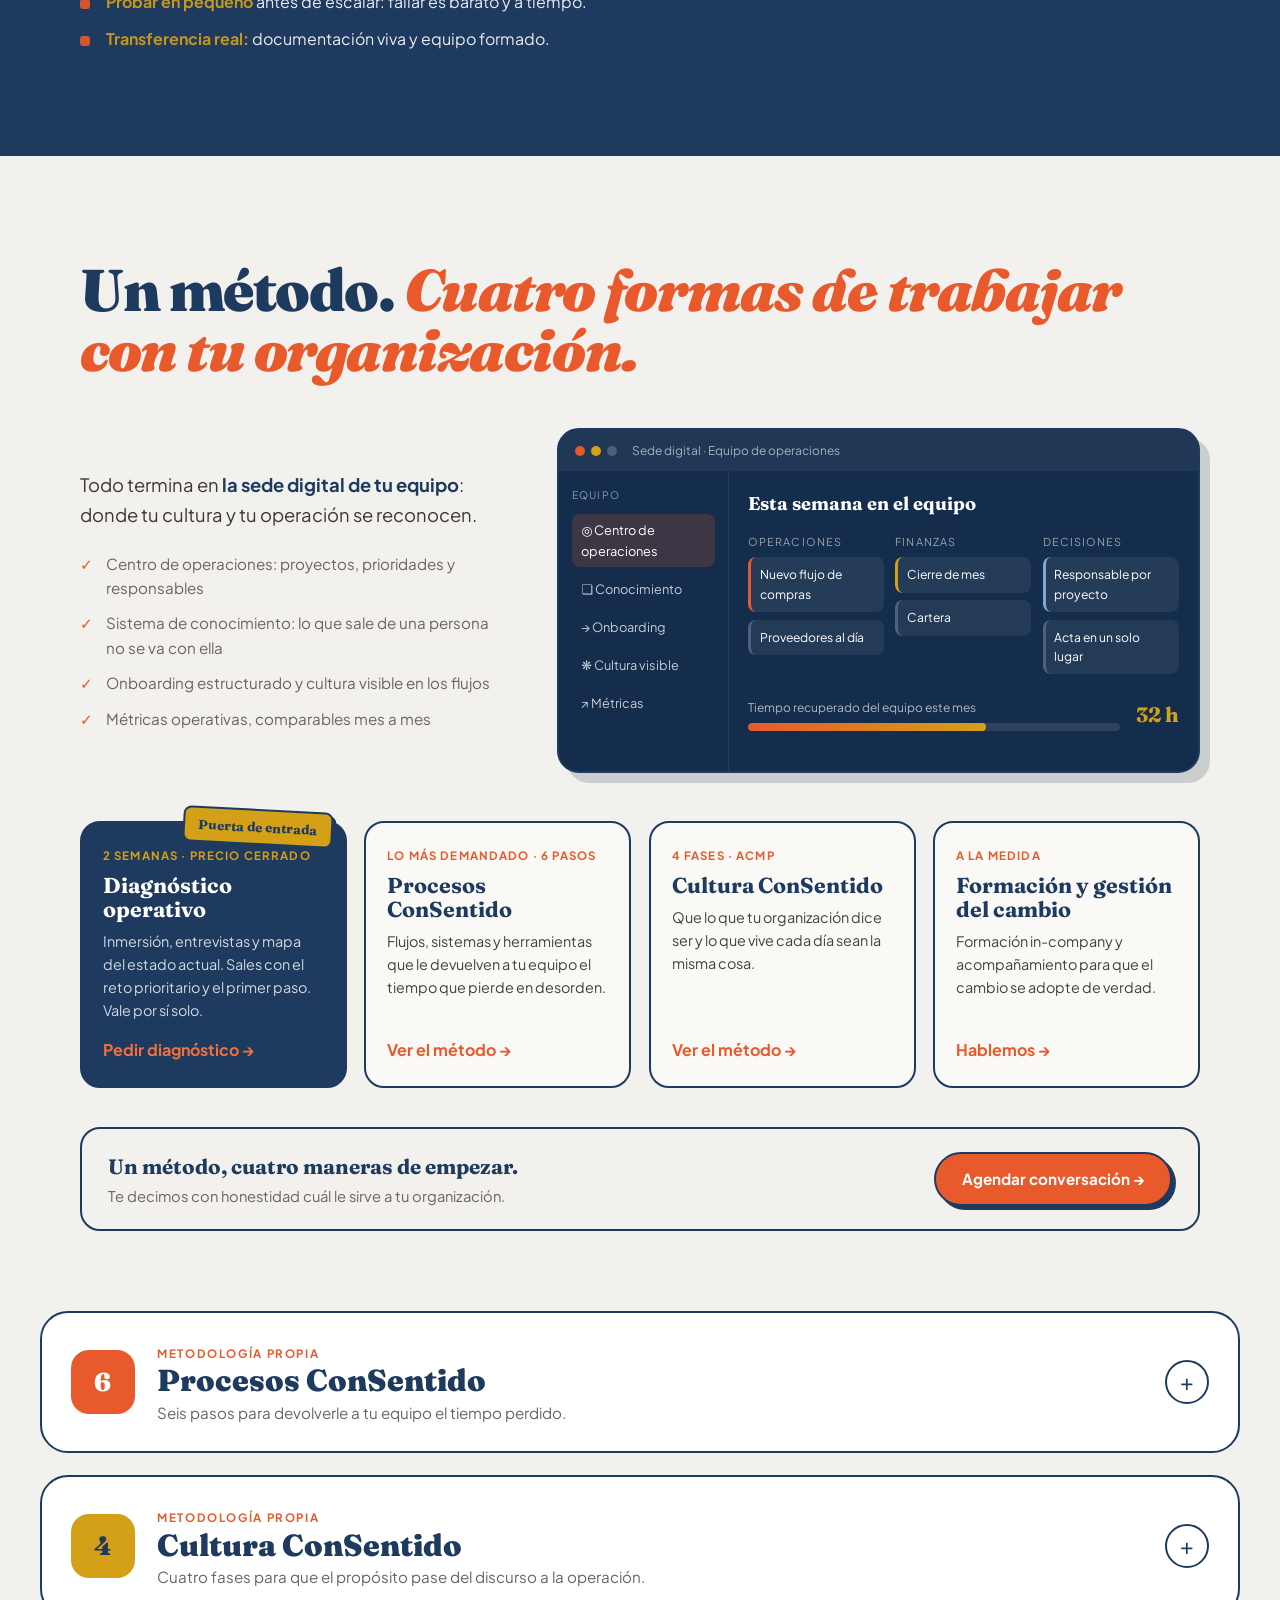
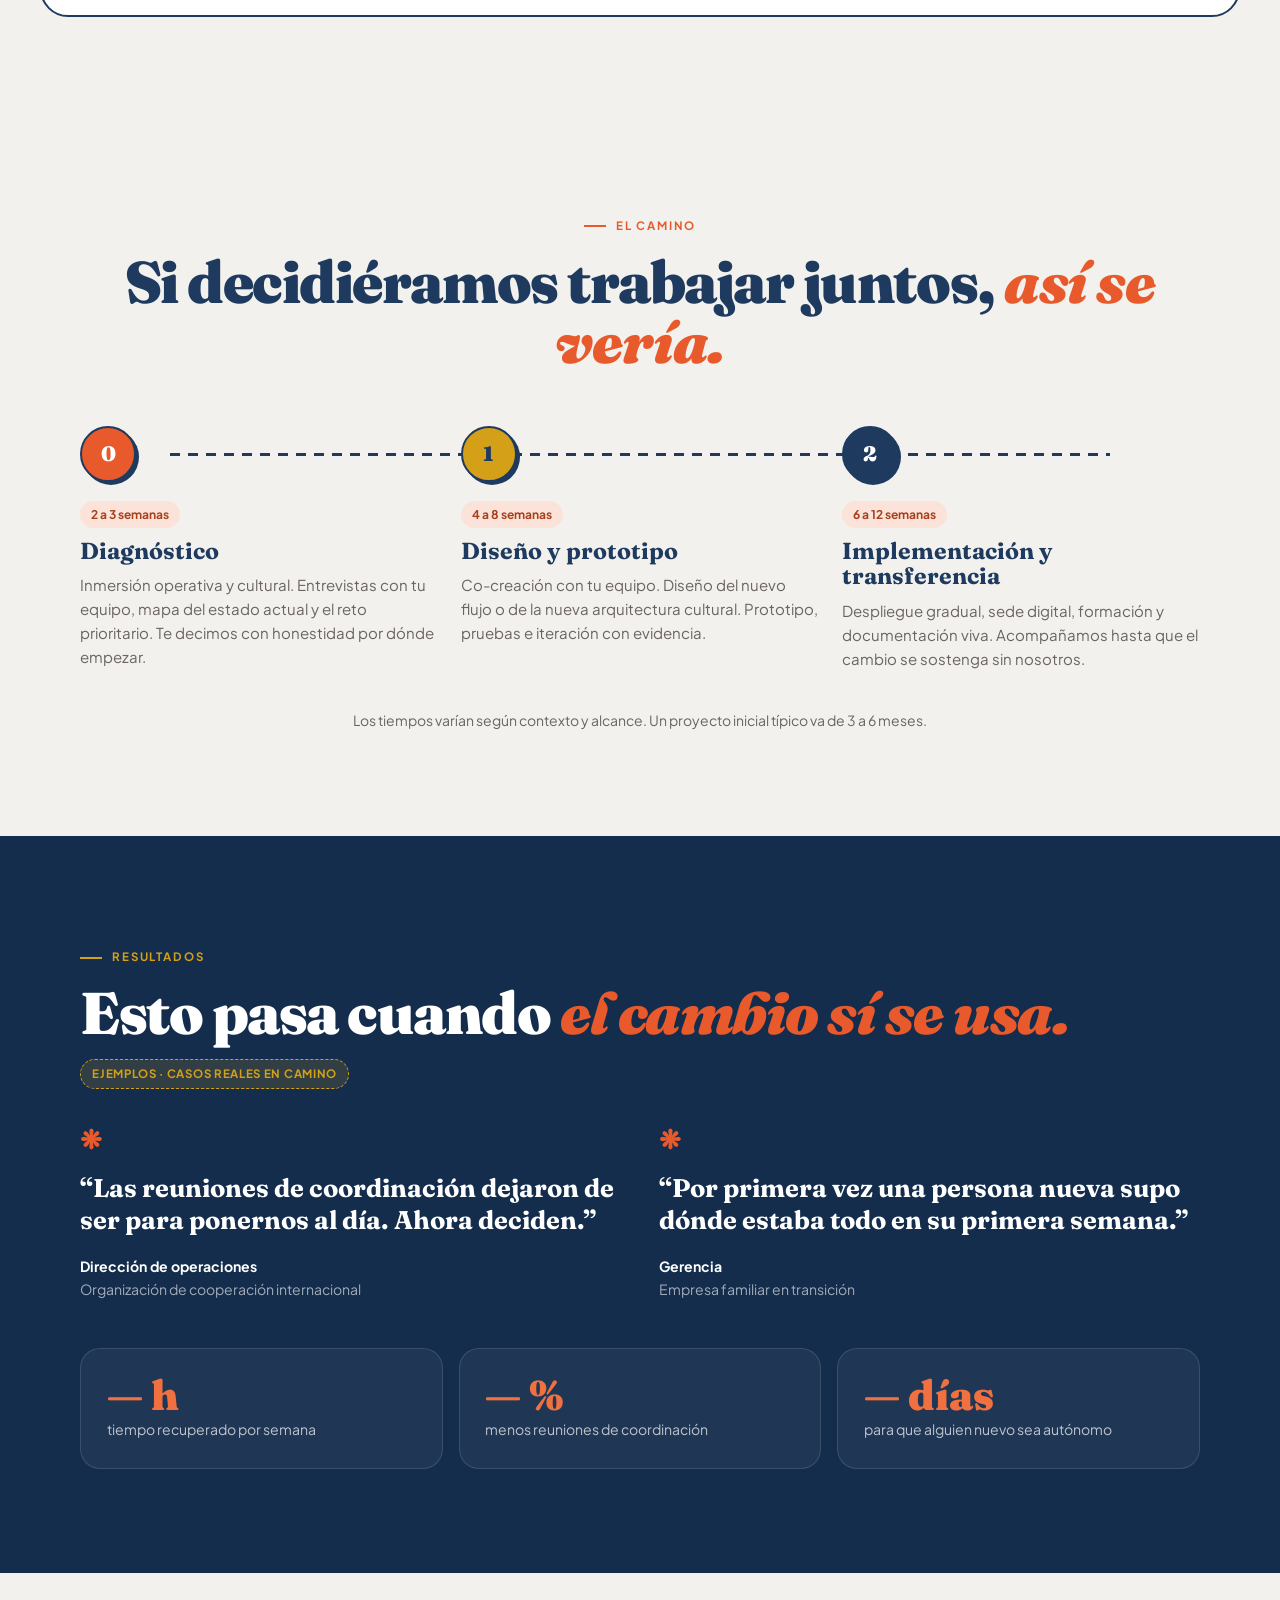
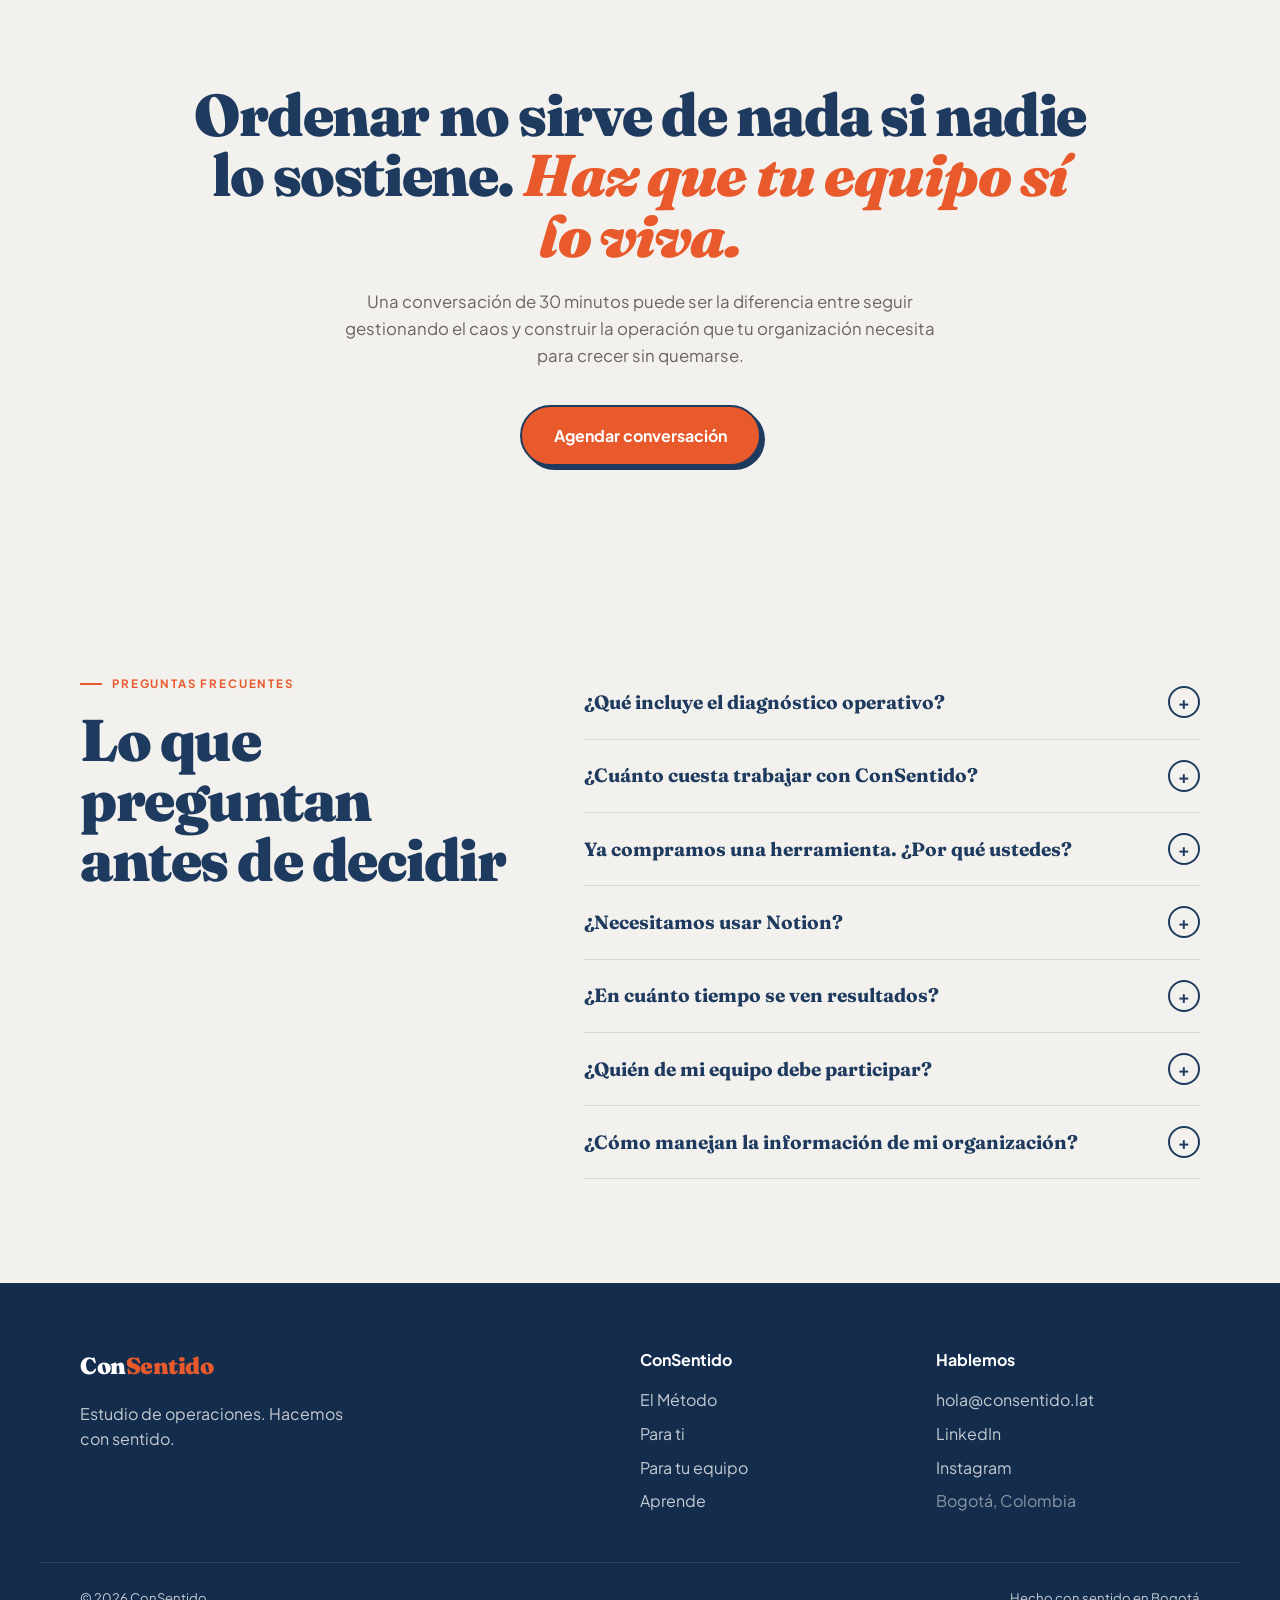
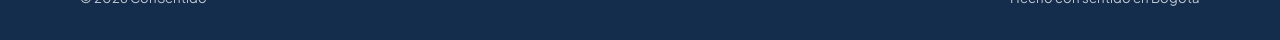
<file: para-equipos/index.html>
<!DOCTYPE html>
<html lang="es">
<head>
  <meta charset="UTF-8" />
  <meta name="viewport" content="width=device-width, initial-scale=1.0" />
  <title>ConSentido para tu equipo</title>
  <meta name="description" content="Diseñamos las operaciones humanas que le devuelven a tu organización el tiempo que pierde en desorden." />
  <meta name="theme-color" content="#F2F1ED" />
  <link rel="icon" href="data:image/svg+xml,%3Csvg xmlns='http://www.w3.org/2000/svg' viewBox='0 0 64 64'%3E%3Crect width='64' height='64' rx='16' fill='%231E3A5F'/%3E%3Ctext x='50%25' y='56%25' text-anchor='middle' dominant-baseline='middle' font-family='Georgia,serif' font-weight='900' font-size='38' fill='%23E85A2C'%3EC%3C/text%3E%3C/svg%3E" />
  <link rel="preconnect" href="https://fonts.googleapis.com">
  <link rel="preconnect" href="https://fonts.gstatic.com" crossorigin>
  <link href="https://fonts.googleapis.com/css2?family=Fraunces:ital,opsz,wght@0,9..144,300;0,9..144,600;0,9..144,700;0,9..144,900;1,9..144,400;1,9..144,700;1,9..144,900&family=Plus+Jakarta+Sans:wght@400;500;600;700;800&display=swap" rel="stylesheet">
  <link rel="stylesheet" href="../styles.css" />
</head>
<body data-base="../" class="page-biz">

<a class="skip" href="#main">Saltar al contenido</a>

<!-- ═════════ NAV ═════════ -->
<header class="nav" id="nav">
  <div class="nav__inner">
    <a href="../" class="logo" aria-label="ConSentido, inicio">
      
      <span class="logo__word">Con<em>Sentido</em></span>
    </a>

    <button class="search-pill" id="openSearch" type="button" aria-haspopup="dialog">
      <svg viewBox="0 0 24 24" aria-hidden="true"><circle cx="11" cy="11" r="7"/><path d="m20 20-3.5-3.5"/></svg>
      <span>¿Qué quieres ordenar hoy?</span>
      <kbd>/</kbd>
    </button>

    <nav class="nav__links" aria-label="Principal">
      <a href="../#metodo">El Método</a>
      <a href="../para-ti/">Para ti</a>
      <a href="./" aria-current="page">Para tu equipo</a>
      <a href="../para-ti/#aprende">Aprende</a>
      <a href="../#planes">Precios</a>
    </nav>

    <a href="#top" class="btn btn--primary btn--sm nav__cta">Agendar conversación</a>

    <button class="burger" id="burger" type="button" aria-label="Abrir menú" aria-expanded="false" aria-controls="mobileMenu">
      <span></span><span></span>
    </button>
  </div>

  <div class="mobile-menu" id="mobileMenu" hidden>
    <a href="../#metodo">El Método</a>
    <a href="../para-ti/">Para ti</a>
    <a href="./" aria-current="page">Para tu equipo</a>
    <a href="../para-ti/#aprende">Aprende</a>
    <a href="../#planes">Precios</a>
    <a href="#top" class="btn btn--primary">Agendar conversación</a>
  </div>
</header>

<main id="main">

<!-- ═════════ HERO + FORMULARIO (como Platzi Business) ═════════ -->
<section class="biz-hero" id="top">
  <div class="wrap biz-hero__grid">
    <div class="biz-hero__copy">
      <p class="crumbs crumbs--light"><a href="../">ConSentido</a> / Para tu equipo</p>
      <p class="eyebrow light">ConSentido para tu equipo</p>
      <h1 class="biz-hero__title">Ordena tu operación y <span class="accent">compruébalo en el tiempo que recupera tu equipo.</span></h1>
      <p class="biz-hero__sub">Tú nos cuentas qué duele y nosotros te decimos por dónde empezar.</p>
      <div class="biz-hero__ctas">
        <a href="#formas" class="btn btn--light">Conoce el diagnóstico de 2 semanas</a>
      </div>
      <ul class="biz-hero__proof">
        <li>Arquitectos de procesos, no instaladores de software</li>
        <li>Diseñamos contigo, no para ti</li>
      </ul>
    </div>

    <form class="form biz-form" id="contactForm" novalidate>
      <p class="biz-form__title">Agenda una conversación</p>
      <label class="field"><span>Tu nombre</span><input type="text" name="nombre" autocomplete="name" placeholder="Ana Restrepo" required /></label>
      <label class="field"><span>Correo de trabajo</span><input type="email" name="email" autocomplete="email" placeholder="ana@tuorganizacion.com" required /></label>
      <label class="field"><span>Tu organización</span><input type="text" name="org" autocomplete="organization" placeholder="Nombre de tu organización" required /></label>
      <div class="biz-form__row">
        <label class="field"><span>Tu cargo</span>
          <select name="cargo" required>
            <option value="">Elige una opción</option>
            <option>Dirección general</option>
            <option>Dirección de operaciones</option>
            <option>Dirección financiera</option>
            <option>Gerencia de área</option>
            <option>Líder de equipo</option>
            <option>Otro cargo</option>
          </select>
        </label>
        <label class="field"><span>Personas</span>
          <select name="tamano" required>
            <option value="">Elige un rango</option>
            <option>1 a 20</option>
            <option>21 a 50</option>
            <option>51 a 200</option>
            <option>Más de 200</option>
          </select>
        </label>
      </div>
      <label class="field"><span>¿Qué te preocupa hoy?</span>
        <select name="reto">
          <option value="">Elige una opción</option>
          <option>La operación: procesos e información</option>
          <option>La cultura: lo que decimos vs. lo que vivimos</option>
          <option>Las dos</option>
          <option>Todavía no lo sé</option>
        </select>
      </label>
      <button type="submit" class="btn btn--primary btn--block btn--lg" id="formBtn">Agendar conversación</button>
      <p class="biz-form__note">Daniela o Kevin te escriben para agendar 30 minutos, sin compromiso.</p>
      <p class="form__msg" id="formMsg" role="status"></p>
    </form>
  </div>
</section>

<!-- ═════════ CONFIANZA: sectores + datos ═════════ -->
<section class="biz-trust" aria-labelledby="trust-title">
  <div class="wrap">
    <div class="biz-trust__head">
      <h2 id="trust-title" class="h-sub">Equipos que ya trabajan con sentido</h2>
      <span class="placeholder-tag" title="Reemplazar por logos y casos con permiso">Casos en documentación</span>
    </div>
    <!-- PLACEHOLDER: reemplazar por logos y casos reales con permiso de cada cliente -->
    <div class="sector-row">
      <article class="sector reveal"><span class="sector__ico" aria-hidden="true">◎</span><h3>Cooperación internacional</h3><p>Operaciones de investigación con equipos en varias regiones.</p></article>
      <article class="sector reveal"><span class="sector__ico" aria-hidden="true">▦</span><h3>Sector público</h3><p>Secretarías y equipos de proyectos con muchas manos.</p></article>
      <article class="sector reveal"><span class="sector__ico" aria-hidden="true">❋</span><h3>Empresa familiar</h3><p>Organizaciones en transición generacional.</p></article>
      <article class="sector reveal"><span class="sector__ico" aria-hidden="true">✎</span><h3>Educación superior</h3><p>Procesos académicos y administrativos.</p></article>
      <article class="sector reveal"><span class="sector__ico" aria-hidden="true">⇄</span><h3>Servicios e impacto</h3><p>Equipos que crecieron rápido y desordenado.</p></article>
    </div>

    <dl class="facts">
      <div><dt>6 pasos</dt><dd>El Método ConSentido, probado con equipos</dd></div>
      <div><dt>2 semanas</dt><dd>para saber por dónde empezar</dd></div>
      <div><dt>3 a 6 meses</dt><dd>dura un proyecto inicial típico</dd></div>
      <div><dt>Notion</dt><dd>Certified Consultants</dd></div>
      <div><dt>ACMP</dt><dd>Gestión del cambio certificada</dd></div>
    </dl>
  </div>
</section>

<!-- ═════════ ¿HAS DICHO ALGUNA DE ESTAS FRASES? ═════════ -->
<section class="mirror" id="frases" aria-labelledby="mirror-title">
  <div class="wrap">
    <p class="eyebrow">Si esto te suena familiar</p>
    <h2 id="mirror-title" class="h-display">¿Has dicho alguna<br />de estas frases?</h2>

    <div class="mirror__grid" data-mirror>
      <ul class="mirror__list" role="tablist" aria-label="Frases frecuentes">
        <li><button type="button" role="tab" data-i="0">«Las reuniones de coordinación no deciden nada»</button></li>
        <li><button type="button" role="tab" data-i="1">«Las decisiones se pierden en los chats»</button></li>
        <li><button type="button" role="tab" data-i="2">«La información está en cinco lugares»</button></li>
        <li><button type="button" role="tab" data-i="3">«Formar a alguien nuevo toma meses»</button></li>
        <li><button type="button" role="tab" data-i="4">«Hablamos de cultura, pero vivimos apagando incendios»</button></li>
        <li><button type="button" role="tab" data-i="5">«Compramos la herramienta y nadie la usa»</button></li>
      </ul>
      <div class="mirror__answer" role="tabpanel" aria-live="polite">
        <p class="mirror__label">La respuesta</p>
        <p class="mirror__text" data-answer="0">Rituales con dueño y una decisión registrada al final de cada reunión. Menos reuniones, y las que quedan deciden algo.</p>
        <p class="mirror__text" data-answer="1">Un solo lugar para las decisiones, con responsable y fecha. Lo que se decide no depende de quién leyó el chat.</p>
        <p class="mirror__text" data-answer="2">La sede digital del equipo: una sola fuente para procesos, documentos y proyectos. Se acaban las islas de información.</p>
        <p class="mirror__text" data-answer="3">Onboarding estructurado: una persona nueva entiende dónde vive todo en su primera semana, no en su tercer mes.</p>
        <p class="mirror__text" data-answer="4">Cultura ConSentido: los valores aterrizan en flujos, reuniones y decisiones. Lo que el equipo hace cada día es la cultura real.</p>
        <p class="mirror__text" data-answer="5">No instalamos software. Co-diseñamos el proceso con quien lo vive, y la herramienta llega después para sostenerlo.</p>
        <span class="mirror__mark" aria-hidden="true">❋</span>
      </div>
    </div>

    <div class="cta-bar">
      <div><b>¿Te sonó alguna?</b><span>Cuéntanos cuál y te decimos por dónde empezar.</span></div>
      <a href="#top" class="btn btn--primary">Agendar conversación →</a>
    </div>
  </div>
</section>

<!-- ═════════ POR QUÉ LOS CAMBIOS NO SE SOSTIENEN ═════════ -->
<section class="why-biz" aria-labelledby="whybiz-title">
  <div class="wrap why-biz__grid">
    <div>
      <p class="eyebrow light">Por qué los cambios no se sostienen</p>
      <h2 id="whybiz-title" class="h-display light">El problema nunca fue la herramienta. <span class="accent">Es que los procesos mal diseñados rompen la cultura.</span></h2>
      <p class="why-biz__lead">Por eso trabajamos los dos frentes como una sola conversación:</p>
      <ul class="why-biz__list">
        <li><b>Co-creación</b> con quienes operan, no solo con el liderazgo.</li>
        <li><b>Probar en pequeño</b> antes de escalar: fallar es barato y a tiempo.</li>
        <li><b>Transferencia real:</b> documentación viva y equipo formado.</li>
      </ul>
    </div>
    <div class="bignum">
      <p class="bignum__main"><span>2</span><small>semanas</small></p>
      <p class="bignum__cap">para tener el mapa honesto de tu operación y el primer paso definido.</p>
      <p class="bignum__alt"><span>0</span><small>dependencia</small></p>
      <p class="bignum__cap">El objetivo es que el cambio se sostenga sin nosotros.</p>
    </div>
  </div>
</section>

<!-- ═════════ UN MÉTODO, CUATRO FORMAS ═════════ -->
<section class="forms4" id="formas" aria-labelledby="forms-title">
  <div class="wrap">
    <h2 id="forms-title" class="h-display">Un método. <span class="accent">Cuatro formas de trabajar con tu organización.</span></h2>

    <div class="forms4__show" id="sede">
      <div>
        <p class="forms4__lead">Todo termina en <b>la sede digital de tu equipo</b>: donde tu cultura y tu operación se reconocen.</p>
        <ul class="forms4__bullets">
          <li>Centro de operaciones: proyectos, prioridades y responsables</li>
          <li>Sistema de conocimiento: lo que sale de una persona no se va con ella</li>
          <li>Onboarding estructurado y cultura visible en los flujos</li>
          <li>Métricas operativas, comparables mes a mes</li>
        </ul>
      </div>
      <div class="mock" role="img" aria-label="Ejemplo de la sede digital de un equipo">
        <div class="screen is-on">
          <div class="mock__bar"><i></i><i></i><i></i><span>Sede digital · Equipo de operaciones</span></div>
          <div class="mock__body">
            <aside class="mock__side">
              <p class="mock__label">Equipo</p>
              <span class="is-on">◎ Centro de operaciones</span><span>❏ Conocimiento</span><span>→ Onboarding</span><span>❋ Cultura visible</span><span>↗ Métricas</span>
            </aside>
            <div class="mock__main">
              <p class="mock__h">Esta semana en el equipo</p>
              <div class="mock__cols">
                <div class="mock__col"><p>Operaciones</p><div class="task task--o">Nuevo flujo de compras</div><div class="task">Proveedores al día</div></div>
                <div class="mock__col"><p>Finanzas</p><div class="task task--m">Cierre de mes</div><div class="task">Cartera</div></div>
                <div class="mock__col"><p>Decisiones</p><div class="task task--n">Responsable por proyecto</div><div class="task">Acta en un solo lugar</div></div>
              </div>
              <div class="mock__meter"><span>Tiempo recuperado del equipo este mes</span><div class="meter"><i style="--w:64%"></i></div><b>32 h</b></div>
            </div>
          </div>
        </div>
      </div>
    </div>

    <div class="forms4__grid">
      <article class="fway fway--star reveal">
        <span class="sticker fway__sticker">Puerta de entrada</span>
        <p class="fway__tag">2 semanas · precio cerrado</p>
        <h3>Diagnóstico operativo</h3>
        <p>Inmersión, entrevistas y mapa del estado actual. Sales con el reto prioritario y el primer paso. Vale por sí solo.</p>
        <a href="#top" class="fway__link">Pedir diagnóstico →</a>
      </article>
      <article class="fway reveal">
        <p class="fway__tag">Lo más demandado · 6 pasos</p>
        <h3>Procesos ConSentido</h3>
        <p>Flujos, sistemas y herramientas que le devuelven a tu equipo el tiempo que pierde en desorden.</p>
        <a href="#procesos" class="fway__link" data-open="#procesos">Ver el método →</a>
      </article>
      <article class="fway reveal">
        <p class="fway__tag">4 fases · ACMP</p>
        <h3>Cultura ConSentido</h3>
        <p>Que lo que tu organización dice ser y lo que vive cada día sean la misma cosa.</p>
        <a href="#cultura" class="fway__link" data-open="#cultura">Ver el método →</a>
      </article>
      <article class="fway reveal">
        <p class="fway__tag">A la medida</p>
        <h3>Formación y gestión del cambio</h3>
        <p>Formación in-company y acompañamiento para que el cambio se adopte de verdad.</p>
        <a href="#top" class="fway__link">Hablemos →</a>
      </article>
    </div>

    <div class="cta-bar">
      <div><b>Un método, cuatro maneras de empezar.</b><span>Te decimos con honestidad cuál le sirve a tu organización.</span></div>
      <a href="#top" class="btn btn--primary">Agendar conversación →</a>
    </div>
  </div>
</section>

<!-- ═════════ METODOLOGÍAS (expandibles) ═════════ -->
<section class="wrap methods" aria-label="Metodologías">
  <details class="xp" id="procesos">
    <summary>
      <span class="xp__badge" aria-hidden="true">6</span>
      <span class="xp__head">
        <small>Metodología propia</small>
        <h3>Procesos ConSentido</h3>
        <p>Seis pasos para devolverle a tu equipo el tiempo perdido.</p>
      </span>
      <span class="xp__toggle" aria-hidden="true">+</span>
    </summary>
    <div class="xp__body">
      <p class="xp__intro">Un sistema propio de seis pasos, validado con equipos de alto rendimiento. No es una receta de catálogo: es un marco que se adapta al ritmo, contexto y cultura de cada organización.</p>
      <ol class="steps6">
        <li><span class="n">01</span><h4>Entendimiento del reto</h4><p>Mapeamos el problema con quienes lo viven: dónde se tranca, a quién afecta, qué duele más. No proponemos soluciones antes de entender.</p><p class="take"><b>Te llevas</b>Diagnóstico claro del estado actual, con cuellos de botella priorizados.</p></li>
        <li><span class="n">02</span><h4>Definición y enfoque</h4><p>Acotamos el problema: qué proceso atacamos primero, qué objetivo buscamos y cómo sabremos que mejoró.</p><p class="take"><b>Te llevas</b>Reto bien definido, con métrica de éxito y alcance acordado.</p></li>
        <li><span class="n">03</span><h4>Ideación de la solución</h4><p>Co-creamos con tu equipo formas de trabajar mejor, con la voz del liderazgo y la de quienes operan cada día.</p><p class="take"><b>Te llevas</b>Varias rutas de solución evaluadas con tu equipo, no impuestas.</p></li>
        <li><span class="n">04</span><h4>Diseño de la idea</h4><p>Diseñamos y materializamos el modelo de solución co-creado, listo para probar.</p><p class="take"><b>Te llevas</b>Arquitectura concreta del nuevo flujo, sistemas y herramientas.</p></li>
        <li><span class="n">05</span><h4>Prototipado y aprendizaje</h4><p>Probamos en pequeño, medimos y ajustamos antes de escalar. Fallar en pequeño es barato y a tiempo.</p><p class="take"><b>Te llevas</b>Prototipo probado con parte del equipo y ajustado con evidencia.</p></li>
        <li><span class="n">06</span><h4>Entrega para la transformación</h4><p>Documentamos, formamos a los equipos y dejamos lo necesario para que el cambio se mantenga sin nosotros.</p><p class="take"><b>Te llevas</b>Sede digital implementada, equipo formado e independencia.</p></li>
      </ol>
      <p class="xp__label">Lo que nos diferencia en Procesos</p>
      <div class="diffs">
        <div class="diff"><h4>No vendemos software</h4><p>Notion, Asana, ClickUp: son herramientas. Lo importante es el proceso que vive dentro. Somos Notion Certified Consultants porque hoy es la que mejor sostiene la sede digital.</p></div>
        <div class="diff"><h4>No vendemos diagramas</h4><p>Un BPMN bonito no transformó a nadie. Entregamos una operación funcionando, no un PDF.</p></div>
        <div class="diff"><h4>Co-creamos</h4><p>Tu equipo conoce los problemas mejor que nadie. Trabajamos con ellos, no para ellos: así el cambio se sostiene cuando salimos.</p></div>
      </div>
    </div>
  </details>

  <details class="xp" id="cultura">
    <summary>
      <span class="xp__badge xp__badge--n" aria-hidden="true">4</span>
      <span class="xp__head">
        <small>Metodología propia</small>
        <h3>Cultura ConSentido</h3>
        <p>Cuatro fases para que el propósito pase del discurso a la operación.</p>
      </span>
      <span class="xp__toggle" aria-hidden="true">+</span>
    </summary>
    <div class="xp__body">
      <p class="xp__intro">La cultura no se decreta en un offsite. Se construye en cómo trabaja la gente todos los días. Es un viaje en espiral: cada fase profundiza la anterior, y al final la cultura es un sistema vivo que tu organización mantiene por sí sola.</p>
      <div class="phases4">
        <details open>
          <summary><span class="n">01</span><span><h4>Alineación y conexión</h4><p>Reconectamos a las personas con el propósito de la organización.</p></span></summary>
          <div class="ph-body">Antes de hablar de valores, trabajamos para que individuos y equipos vuelvan a sentirse parte de algo con sentido. Espacios de conversación reales, no talleres motivacionales, donde se puede decir lo que está roto y reconocer lo que está vivo.<div class="take"><b>Te llevas</b>Un mapa honesto del estado emocional y de propósito de tu equipo. Sin maquillaje.</div></div>
        </details>
        <details>
          <summary><span class="n">02</span><span><h4>Propuesta de valor cultural</h4><p>Articulamos lo que tu organización realmente es, no lo que dice ser.</p></span></summary>
          <div class="ph-body">Definimos juntos qué ofrece la organización, interna y externamente: un marco de referencia para tomar decisiones reales, contratar, diseñar procesos y resolver conflictos.<div class="take"><b>Te llevas</b>Una propuesta de valor cultural que se traduce en decisiones del día a día, no en frases para la pared.</div></div>
        </details>
        <details>
          <summary><span class="n">03</span><span><h4>Experiencia de marca interna</h4><p>Tangibilizamos la cultura en cada punto de contacto.</p></span></summary>
          <div class="ph-body">Diseñamos cómo se vive la cultura en el onboarding, las reuniones, el feedback, las celebraciones, los conflictos y la salida de las personas.<div class="take"><b>Te llevas</b>Puntos de contacto culturales rediseñados, donde la coherencia entre discurso y práctica se vuelve visible y medible.</div></div>
        </details>
        <details>
          <summary><span class="n">04</span><span><h4>Equipo para el cambio sostenido</h4><p>Construimos la estructura para mantener la cultura sin nosotros.</p></span></summary>
          <div class="ph-body">Trabajamos en liderazgo distribuido, capacidad interna de gestión del cambio y rituales que sostienen la cultura en los momentos difíciles, porque siempre llegan.<div class="take"><b>Te llevas</b>Liderazgo formado, rituales instalados, métricas culturales y "guardianes culturales" internos.</div></div>
        </details>
      </div>
      <p class="xp__label">Lo que nos diferencia en Cultura</p>
      <div class="diffs">
        <div class="diff"><h4>No imponemos modelos</h4><p>Cada organización tiene su historia y su gente. Co-creamos siempre.</p></div>
        <div class="diff"><h4>Cultura conectada con operación</h4><p>No tratamos la cultura como un proyecto aparte: la conectamos con los procesos diarios, porque ahí vive o muere.</p></div>
        <div class="diff"><h4>Certificados en ACMP</h4><p>Association of Change Management Professionals: metodología internacional respaldada por evidencia.</p></div>
      </div>
    </div>
  </details>
</section>

<!-- ═════════ CÓMO SE VERÍA ═════════ -->
<section class="journey" aria-labelledby="journey-title">
  <div class="wrap">
    <p class="eyebrow center">El camino</p>
    <h2 id="journey-title" class="h-display center">Si decidiéramos trabajar juntos, <span class="accent">así se vería.</span></h2>
    <ol class="timeline">
      <li class="reveal"><span class="dot">0</span><span class="dur">2 a 3 semanas</span><h3>Diagnóstico</h3><p>Inmersión operativa y cultural. Entrevistas con tu equipo, mapa del estado actual y el reto prioritario. Te decimos con honestidad por dónde empezar.</p></li>
      <li class="reveal"><span class="dot">1</span><span class="dur">4 a 8 semanas</span><h3>Diseño y prototipo</h3><p>Co-creación con tu equipo. Diseño del nuevo flujo o de la nueva arquitectura cultural. Prototipo, pruebas e iteración con evidencia.</p></li>
      <li class="reveal"><span class="dot">2</span><span class="dur">6 a 12 semanas</span><h3>Implementación y transferencia</h3><p>Despliegue gradual, sede digital, formación y documentación viva. Acompañamos hasta que el cambio se sostenga sin nosotros.</p></li>
    </ol>
    <p class="center small muted" style="margin-top:2.4rem">Los tiempos varían según contexto y alcance. Un proyecto inicial típico va de 3 a 6 meses.</p>
  </div>
</section>

<!-- ═════════ RESULTADOS ═════════ -->
<section class="results" aria-labelledby="results-title">
  <div class="wrap">
    <div class="biz-trust__head">
      <div>
        <p class="eyebrow light">Resultados</p>
        <h2 id="results-title" class="h-display light">Esto pasa cuando <span class="accent">el cambio sí se usa.</span></h2>
      </div>
      <span class="placeholder-tag">Ejemplos · casos reales en camino</span>
    </div>
    <!-- PLACEHOLDER: reemplazar por citas y cifras reales, con permiso de cada cliente -->
    <div class="results__quotes">
      <figure class="rquote reveal">
        <blockquote>“Las reuniones de coordinación dejaron de ser para ponernos al día. Ahora deciden.”</blockquote>
        <figcaption><b>Dirección de operaciones</b><span>Organización de cooperación internacional</span></figcaption>
      </figure>
      <figure class="rquote reveal">
        <blockquote>“Por primera vez una persona nueva supo dónde estaba todo en su primera semana.”</blockquote>
        <figcaption><b>Gerencia</b><span>Empresa familiar en transición</span></figcaption>
      </figure>
    </div>
    <div class="results__metrics">
      <div class="rmetric"><b>— h</b><span>tiempo recuperado por semana</span></div>
      <div class="rmetric"><b>— %</b><span>menos reuniones de coordinación</span></div>
      <div class="rmetric"><b>— días</b><span>para que alguien nuevo sea autónomo</span></div>
    </div>
  </div>
</section>

<!-- ═════════ CTA FINAL ═════════ -->
<section class="biz-final" id="hablemos" aria-labelledby="final-title">
  <div class="wrap">
    <h2 id="final-title" class="biz-final__title">Ordenar no sirve de nada si nadie lo sostiene. <span class="accent">Haz que tu equipo sí lo viva.</span></h2>
    <p class="biz-final__sub">Una conversación de 30 minutos puede ser la diferencia entre seguir gestionando el caos y construir la operación que tu organización necesita para crecer sin quemarse.</p>
    <a href="#top" class="btn btn--primary btn--lg">Agendar conversación</a>
  </div>
</section>

<!-- ═════════ FAQ ═════════ -->
<section class="faq" aria-labelledby="faq-title">
  <div class="wrap faq__grid">
    <div>
      <p class="eyebrow">Preguntas frecuentes</p>
      <h2 id="faq-title" class="h-display">Lo que preguntan antes de decidir</h2>
    </div>
    <div class="faq__list">
      <details><summary>¿Qué incluye el diagnóstico operativo?</summary><p>Dos semanas de inmersión: entrevistas con tu equipo, mapa del estado actual, cuellos de botella priorizados y una recomendación honesta de por dónde empezar: procesos, cultura o ambos.</p></details>
      <details><summary>¿Cuánto cuesta trabajar con ConSentido?</summary><p>El diagnóstico tiene un precio cerrado que conoces antes de empezar. Los proyectos completos se cotizan según alcance, después del diagnóstico o de la conversación inicial.</p></details>
      <details><summary>Ya compramos una herramienta. ¿Por qué ustedes?</summary><p>Porque el problema casi nunca es la herramienta. Diseñamos el proceso que vive dentro con quienes lo operan, y luego usamos la herramienta que ya tienen o la que mejor lo sostenga.</p></details>
      <details><summary>¿Necesitamos usar Notion?</summary><p>No. Somos Notion Certified Consultants porque hoy es la herramienta que mejor sostiene una sede digital, pero trabajamos independientemente de la tecnología.</p></details>
      <details><summary>¿En cuánto tiempo se ven resultados?</summary><p>El diagnóstico entrega claridad en 2 semanas. Un proyecto inicial típico va de 3 a 6 meses, con prototipos probados desde las primeras semanas.</p></details>
      <details><summary>¿Quién de mi equipo debe participar?</summary><p>Alguien del liderazgo que patrocine el cambio y las personas que viven el proceso cada día. Sin las dos voces, el cambio no se sostiene.</p></details>
      <details><summary>¿Cómo manejan la información de mi organización?</summary><p>Con confidencialidad. Solo documentamos un caso públicamente si tu organización lo autoriza.</p></details>
    </div>
  </div>
</section>

</main>

<!-- ═════════ FOOTER ═════════ -->
<footer class="footer">
  <div class="wrap footer__grid">
    <div>
      <a href="../" class="logo logo--light"><span class="logo__word">Con<em>Sentido</em></span></a>
      <p class="footer__claim">Estudio de operaciones. Hacemos con sentido.</p>
    </div>
    <nav aria-label="ConSentido">
      <p class="footer__h">ConSentido</p>
      <a href="../#metodo">El Método</a>
      <a href="../para-ti/">Para ti</a>
      <a href="./">Para tu equipo</a>
      <a href="../para-ti/#aprende">Aprende</a>
    </nav>
    <nav aria-label="Contacto">
      <p class="footer__h">Hablemos</p>
      <!-- PLACEHOLDER: confirmar correo, LinkedIn e Instagram reales -->
      <a href="mailto:hola@consentido.lat">hola@consentido.lat</a>
      <a href="#">LinkedIn</a>
      <a href="#">Instagram</a>
      <span class="muted">Bogotá, Colombia</span>
    </nav>
  </div>
  <div class="wrap footer__bottom">
    <span>© 2026 ConSentido</span>
    <span>Hecho con sentido en Bogotá</span>
  </div>
</footer>

<!-- PLACEHOLDER: poner el número real en href="https://wa.me/57XXXXXXXXXX" -->
<a class="fab" href="#top" aria-label="Escríbenos">
  <svg viewBox="0 0 24 24" aria-hidden="true"><path d="M4 5h16v11H8l-4 4z"/></svg>
</a>

<div class="search" id="search" role="dialog" aria-modal="true" aria-labelledby="searchLabel" hidden>
  <div class="search__backdrop" data-close></div>
  <div class="search__box">
    <label id="searchLabel" class="search__field">
      <svg viewBox="0 0 24 24" aria-hidden="true"><circle cx="11" cy="11" r="7"/><path d="m20 20-3.5-3.5"/></svg>
      <input type="search" id="searchInput" placeholder="Ej: tiempo, Notion, mi equipo, cultura…" autocomplete="off" />
      <kbd>Esc</kbd>
    </label>
    <ul class="search__results" id="searchResults" role="listbox"></ul>
  </div>
</div>

<script src="../app.js"></script>
</body>
</html>
</file>
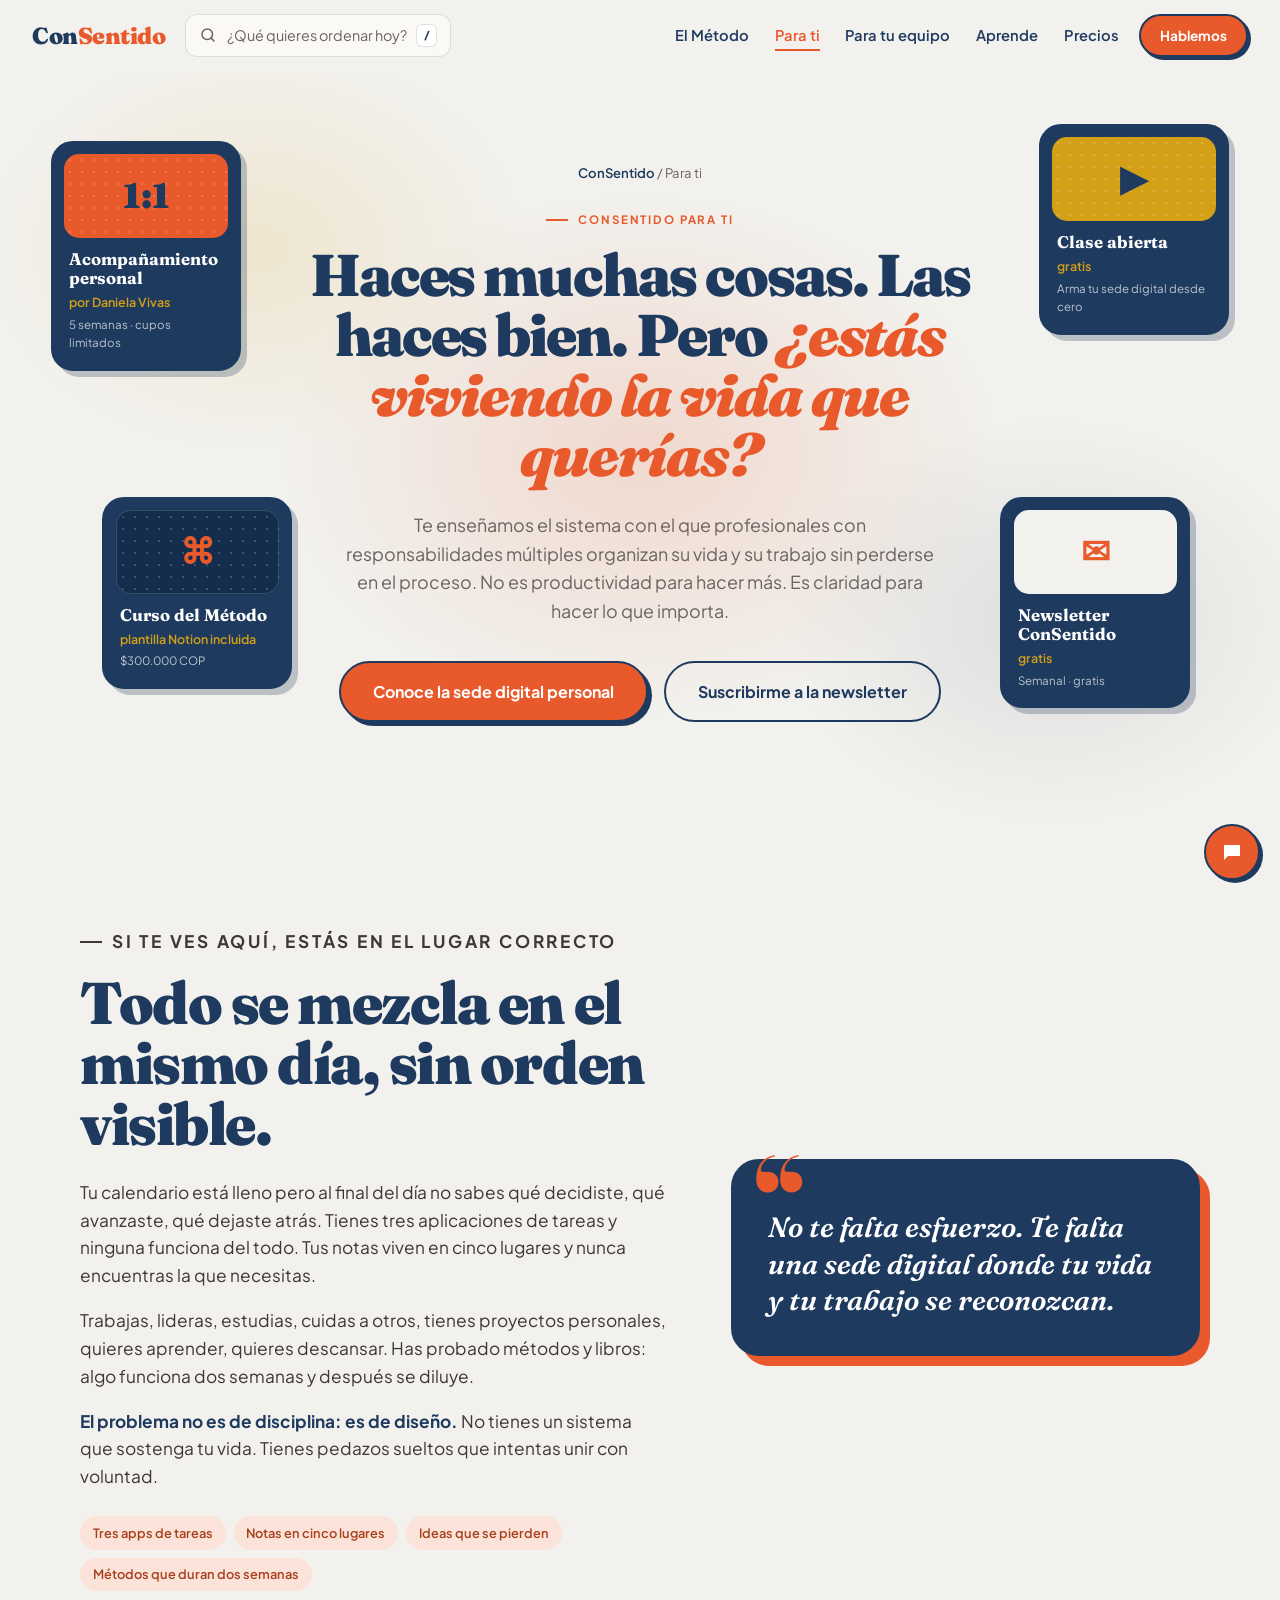
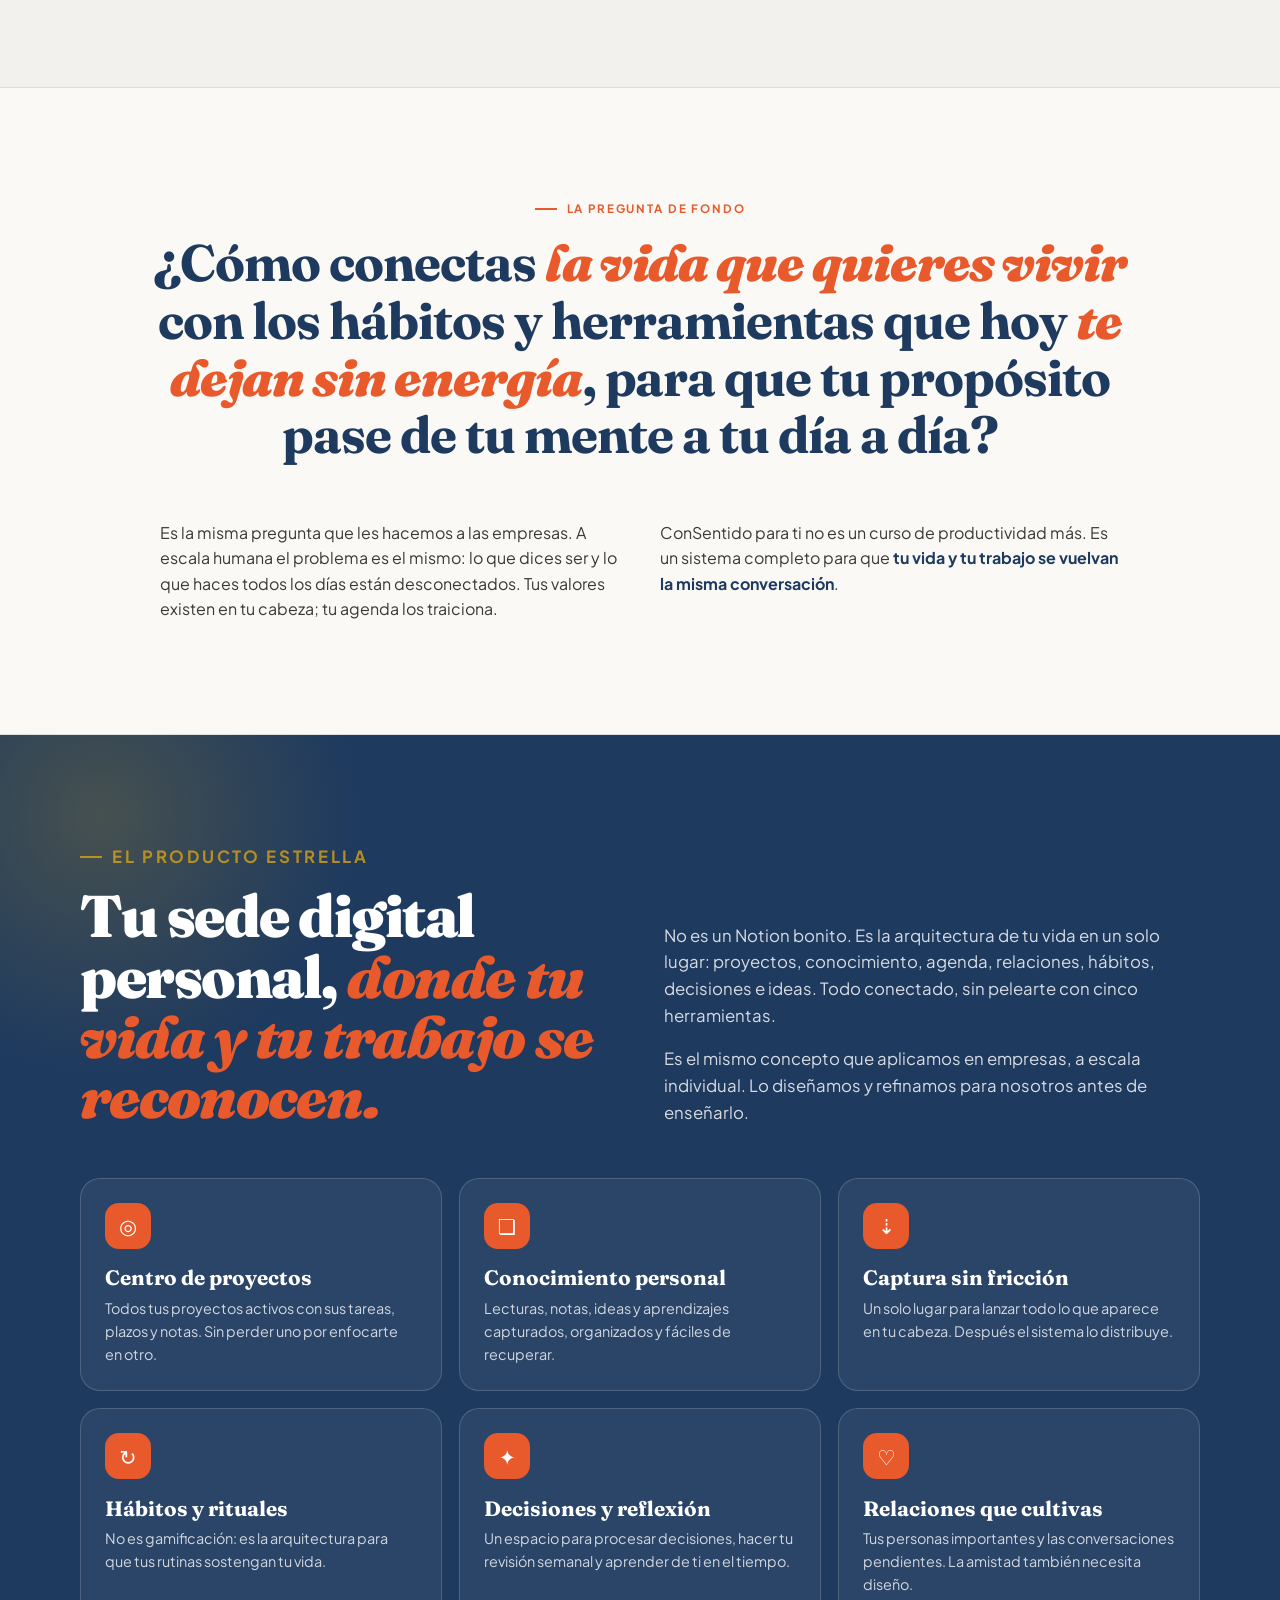
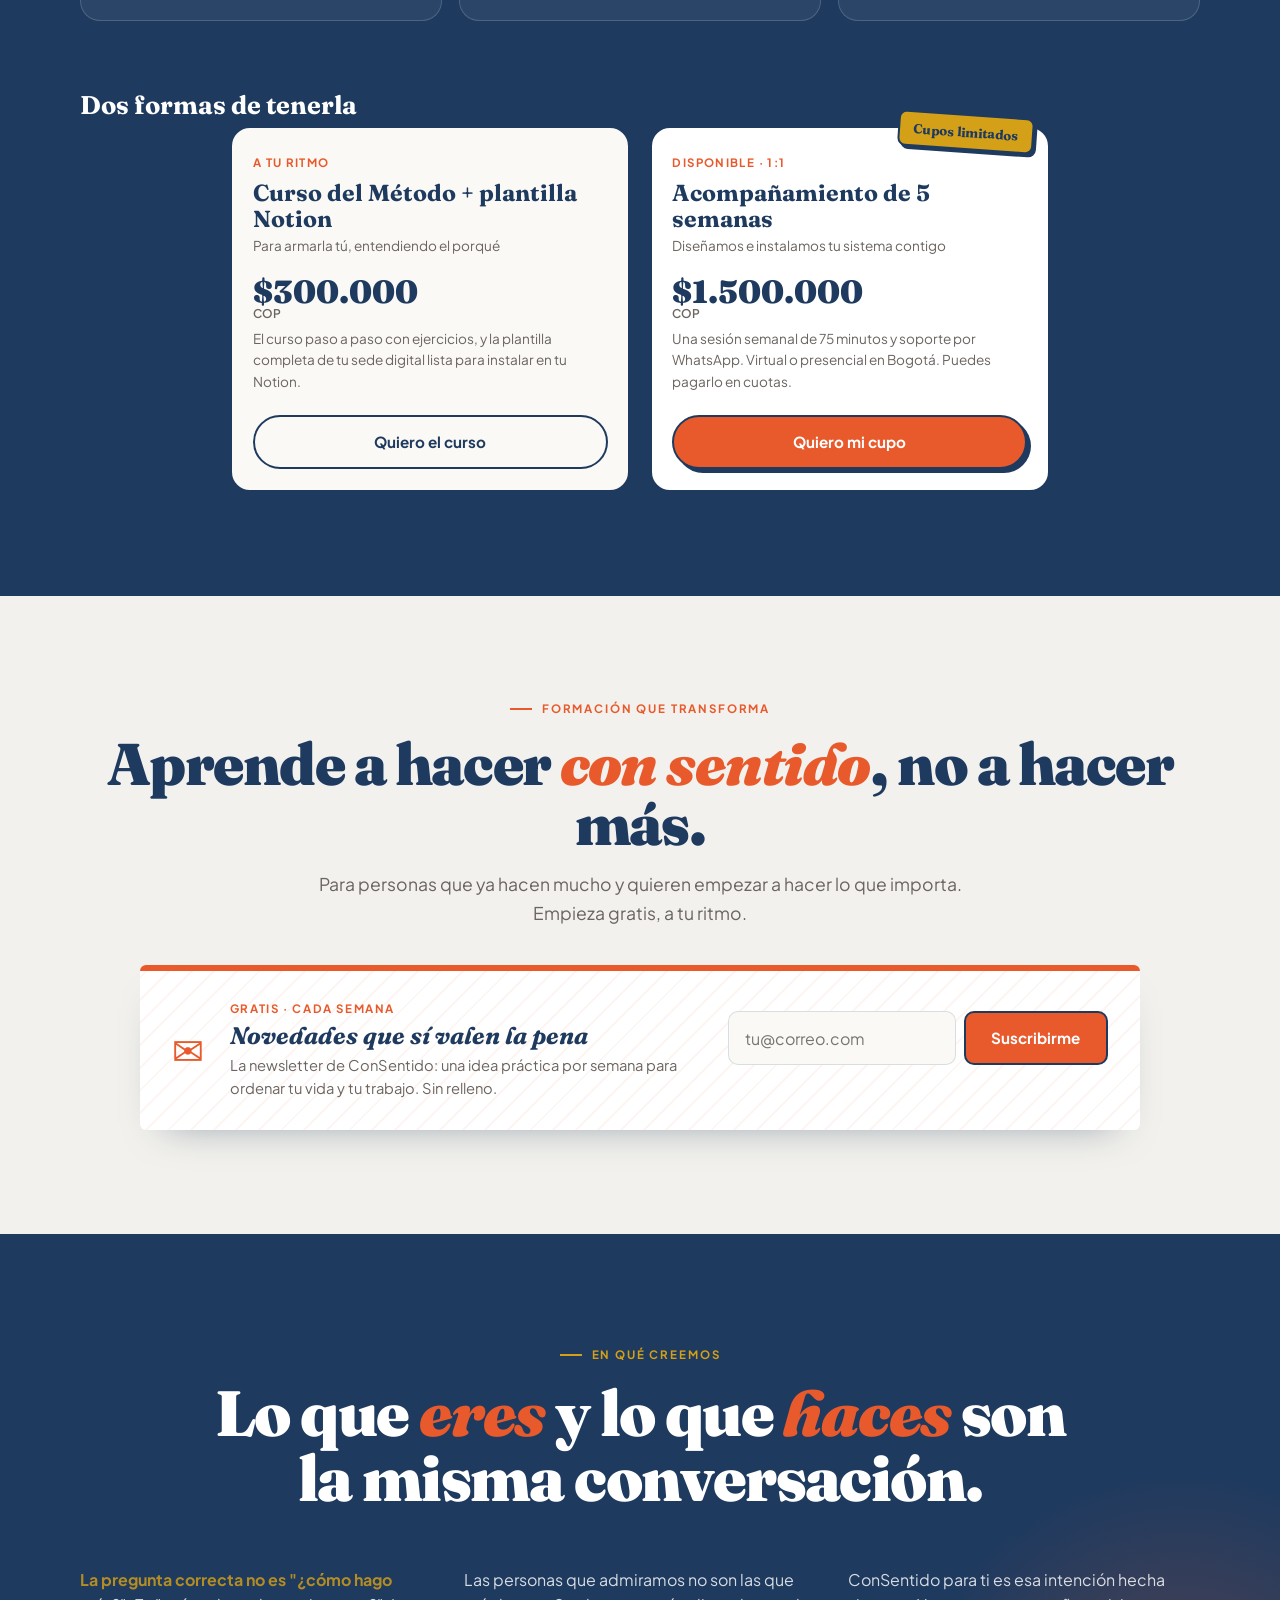
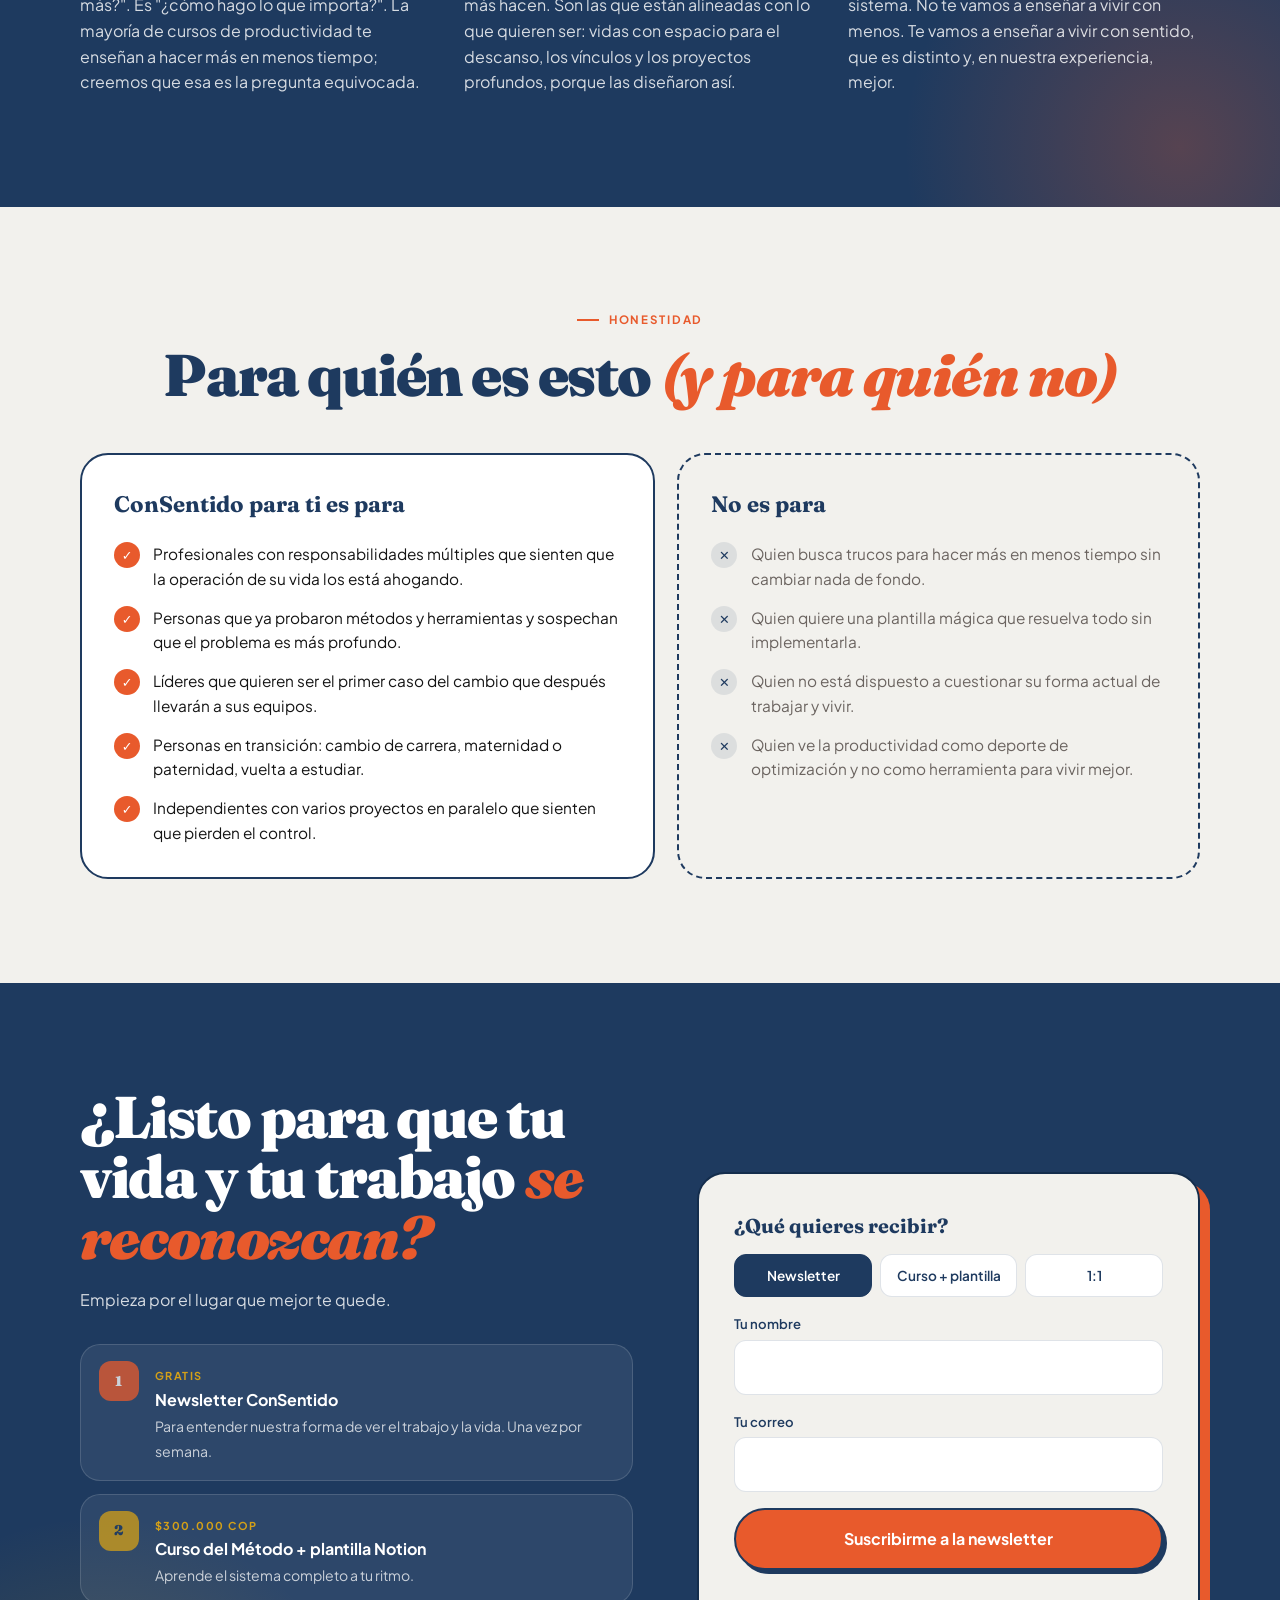
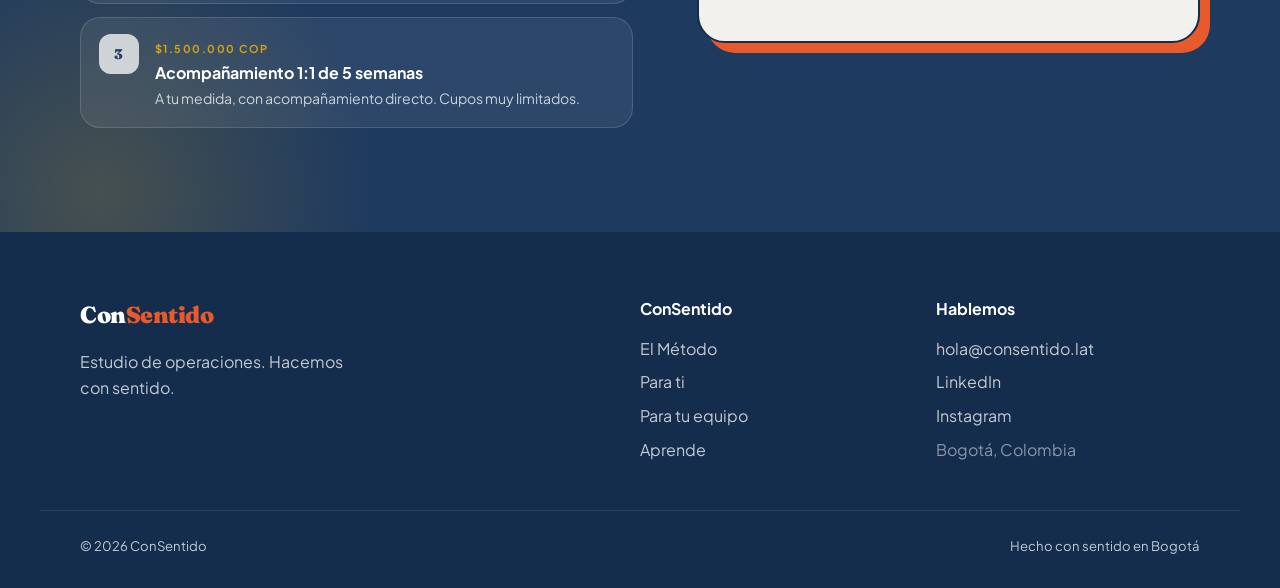
<file: para-ti/index.html>
<!DOCTYPE html>
<html lang="es">
<head>
  <meta charset="UTF-8" />
  <meta name="viewport" content="width=device-width, initial-scale=1.0" />
  <title>ConSentido para ti</title>
  <meta name="description" content="El sistema con el que profesionales con responsabilidades múltiples organizan su vida y su trabajo sin perderse a sí mismos." />
  <meta name="theme-color" content="#F2F1ED" />
  <link rel="icon" href="data:image/svg+xml,%3Csvg xmlns='http://www.w3.org/2000/svg' viewBox='0 0 64 64'%3E%3Crect width='64' height='64' rx='16' fill='%231E3A5F'/%3E%3Ctext x='50%25' y='56%25' text-anchor='middle' dominant-baseline='middle' font-family='Georgia,serif' font-weight='900' font-size='38' fill='%23E85A2C'%3EC%3C/text%3E%3C/svg%3E" />
  <link rel="preconnect" href="https://fonts.googleapis.com">
  <link rel="preconnect" href="https://fonts.gstatic.com" crossorigin>
  <link href="https://fonts.googleapis.com/css2?family=Fraunces:ital,opsz,wght@0,9..144,300;0,9..144,600;0,9..144,700;0,9..144,900;1,9..144,400;1,9..144,700;1,9..144,900&family=Plus+Jakarta+Sans:wght@400;500;600;700;800&display=swap" rel="stylesheet">
  <link rel="stylesheet" href="../styles.css" />
</head>
<body data-base="../">

<a class="skip" href="#main">Saltar al contenido</a>

<!-- ═════════ NAV ═════════ -->
<header class="nav" id="nav">
  <div class="nav__inner">
    <a href="../" class="logo" aria-label="ConSentido, inicio">
      
      <span class="logo__word">Con<em>Sentido</em></span>
    </a>

    <button class="search-pill" id="openSearch" type="button" aria-haspopup="dialog">
      <svg viewBox="0 0 24 24" aria-hidden="true"><circle cx="11" cy="11" r="7"/><path d="m20 20-3.5-3.5"/></svg>
      <span>¿Qué quieres ordenar hoy?</span>
      <kbd>/</kbd>
    </button>

    <nav class="nav__links" aria-label="Principal">
      <a href="../#metodo">El Método</a>
      <a href="./" aria-current="page">Para ti</a>
      <a href="../para-equipos/">Para tu equipo</a>
      <a href="#aprende">Aprende</a>
      <a href="../#planes">Precios</a>
    </nav>

    <a href="#hablemos" class="btn btn--primary btn--sm nav__cta">Hablemos</a>

    <button class="burger" id="burger" type="button" aria-label="Abrir menú" aria-expanded="false" aria-controls="mobileMenu">
      <span></span><span></span>
    </button>
  </div>

  <div class="mobile-menu" id="mobileMenu" hidden>
    <a href="../#metodo">El Método</a>
    <a href="./" aria-current="page">Para ti</a>
    <a href="../para-equipos/">Para tu equipo</a>
    <a href="#aprende">Aprende</a>
    <a href="../#planes">Precios</a>
    <a href="#hablemos" class="btn btn--primary">Hablemos</a>
  </div>
</header>

<main id="main">

<!-- ═════════ HERO ═════════ -->
<section class="hero hero--page" id="top">
  <div class="hero__glow" aria-hidden="true"></div>

  <div class="float-cards" aria-hidden="true">
    <article class="fcard fcard--a">
      <div class="fcard__cover fcard__cover--orange"><span>1:1</span></div>
      <h3>Acompañamiento personal</h3>
      <p class="fcard__by">por Daniela Vivas</p>
      <p class="fcard__meta">5 semanas · cupos limitados</p>
    </article>
    <article class="fcard fcard--b">
      <div class="fcard__cover fcard__cover--navy"><span>⌘</span></div>
      <h3>Curso del Método</h3>
      <p class="fcard__by">plantilla Notion incluida</p>
      <p class="fcard__meta">$300.000 COP</p>
    </article>
    <article class="fcard fcard--c">
      <div class="fcard__cover fcard__cover--mustard"><span>▶</span></div>
      <h3>Clase abierta</h3>
      <p class="fcard__by">gratis</p>
      <p class="fcard__meta">Arma tu sede digital desde cero</p>
    </article>
    <article class="fcard fcard--d">
      <div class="fcard__cover fcard__cover--cream"><span>✉</span></div>
      <h3>Newsletter ConSentido</h3>
      <p class="fcard__by">gratis</p>
      <p class="fcard__meta">Semanal · gratis</p>
    </article>
  </div>

  <div class="hero__content">
    <p class="crumbs"><a href="../">ConSentido</a> / Para ti</p>
    <p class="eyebrow">ConSentido para ti</p>
    <h1 class="hero__title">
      Haces muchas cosas. Las haces bien. Pero <span class="accent">¿estás viviendo la vida que querías?</span>
    </h1>
    <p class="hero__sub">
      Te enseñamos el sistema con el que profesionales con responsabilidades múltiples organizan su vida y su trabajo
      sin perderse en el proceso. No es productividad para hacer más. Es claridad para hacer lo que importa.
    </p>
    <div class="hero__ctas">
      <a href="#sede" class="btn btn--primary btn--lg">Conoce la sede digital personal</a>
      <a href="#hablemos" class="btn btn--ghost btn--lg" data-intent="newsletter">Suscribirme a la newsletter</a>
    </div>
  </div>
</section>

<!-- ═════════ TE RECONOCEMOS ═════════ -->
<section class="honest" aria-labelledby="honest-title">
  <div class="wrap honest__grid">
    <div class="honest__prose reveal">
      <p class="eyebrow">Si te ves aquí, estás en el lugar correcto</p>
      <h2 id="honest-title" class="h-display" style="margin-bottom:1.6rem">Todo se mezcla en el mismo día, sin orden visible.</h2>
      <p>Tu calendario está lleno pero al final del día no sabes qué decidiste, qué avanzaste, qué dejaste atrás. Tienes tres aplicaciones de tareas y ninguna funciona del todo. Tus notas viven en cinco lugares y nunca encuentras la que necesitas.</p>
      <p>Trabajas, lideras, estudias, cuidas a otros, tienes proyectos personales, quieres aprender, quieres descansar. Has probado métodos y libros: algo funciona dos semanas y después se diluye.</p>
      <p><strong>El problema no es de disciplina: es de diseño.</strong> No tienes un sistema que sostenga tu vida. Tienes pedazos sueltos que intentas unir con voluntad.</p>
      <div class="pain-chips" aria-label="Lo que suele pasar">
        <span>Tres apps de tareas</span>
        <span>Notas en cinco lugares</span>
        <span>Ideas que se pierden</span>
        <span>Métodos que duran dos semanas</span>
      </div>
    </div>
    <figure class="pull reveal">
      <p>No te falta esfuerzo. Te falta una sede digital donde tu vida y tu trabajo se reconozcan.</p>
    </figure>
  </div>
</section>

<!-- ═════════ LA PREGUNTA ═════════ -->
<section class="question" aria-labelledby="q-title">
  <div class="wrap">
    <p class="eyebrow center">La pregunta de fondo</p>
    <h2 id="q-title" class="question__text">
      ¿Cómo conectas <em>la vida que quieres vivir</em> con los hábitos y herramientas que hoy <em>te dejan sin energía</em>, para que tu propósito pase de tu mente a tu día a día?
    </h2>
    <div class="question__body">
      <p>Es la misma pregunta que les hacemos a las empresas. A escala humana el problema es el mismo: lo que dices ser y lo que haces todos los días están desconectados. Tus valores existen en tu cabeza; tu agenda los traiciona.</p>
      <p>ConSentido para ti no es un curso de productividad más. Es un sistema completo para que <strong>tu vida y tu trabajo se vuelvan la misma conversación</strong>.</p>
    </div>
  </div>
</section>

<!-- ═════════ SEDE DIGITAL PERSONAL ═════════ -->
<section class="sede" id="sede" aria-labelledby="sede-title">
  <div class="wrap">
    <div class="sede__head">
      <div>
        <p class="eyebrow light">El producto estrella</p>
        <h2 id="sede-title" class="h-display light">Tu sede digital personal, <span class="accent">donde tu vida y tu trabajo se reconocen.</span></h2>
      </div>
      <div>
        <p>No es un Notion bonito. Es la arquitectura de tu vida en un solo lugar: proyectos, conocimiento, agenda, relaciones, hábitos, decisiones e ideas. Todo conectado, sin pelearte con cinco herramientas.</p>
        <p>Es el mismo concepto que aplicamos en empresas, a escala individual. Lo diseñamos y refinamos para nosotros antes de enseñarlo.</p>
      </div>
    </div>

    <div class="comps">
      <article class="comp reveal"><span class="comp__ico" aria-hidden="true">◎</span><h3>Centro de proyectos</h3><p>Todos tus proyectos activos con sus tareas, plazos y notas. Sin perder uno por enfocarte en otro.</p></article>
      <article class="comp reveal"><span class="comp__ico" aria-hidden="true">❏</span><h3>Conocimiento personal</h3><p>Lecturas, notas, ideas y aprendizajes capturados, organizados y fáciles de recuperar.</p></article>
      <article class="comp reveal"><span class="comp__ico" aria-hidden="true">⇣</span><h3>Captura sin fricción</h3><p>Un solo lugar para lanzar todo lo que aparece en tu cabeza. Después el sistema lo distribuye.</p></article>
      <article class="comp reveal"><span class="comp__ico" aria-hidden="true">↻</span><h3>Hábitos y rituales</h3><p>No es gamificación: es la arquitectura para que tus rutinas sostengan tu vida.</p></article>
      <article class="comp reveal"><span class="comp__ico" aria-hidden="true">✦</span><h3>Decisiones y reflexión</h3><p>Un espacio para procesar decisiones, hacer tu revisión semanal y aprender de ti en el tiempo.</p></article>
      <article class="comp reveal"><span class="comp__ico" aria-hidden="true">♡</span><h3>Relaciones que cultivas</h3><p>Tus personas importantes y las conversaciones pendientes. La amistad también necesita diseño.</p></article>
    </div>

    <h3 class="ways-title">Dos formas de tenerla</h3>
    <div class="plan-grid plan-grid--2">
      <article class="plan">
        <p class="plan__tag">A tu ritmo</p>
        <h3>Curso del Método + plantilla Notion</h3>
        <p class="plan__who">Para armarla tú, entendiendo el porqué</p>
        <p class="plan__price">$300.000 <small class="plan__cur">COP</small></p>
        <p class="plan__note">El curso paso a paso con ejercicios, y la plantilla completa de tu sede digital lista para instalar en tu Notion.</p>
        <a href="#hablemos" class="btn btn--ghost btn--block" data-intent="lista">Quiero el curso</a>
      </article>
      <article class="plan plan--star">
        <span class="sticker plan__sticker">Cupos limitados</span>
        <p class="plan__tag">Disponible · 1:1</p>
        <h3>Acompañamiento de 5 semanas</h3>
        <p class="plan__who">Diseñamos e instalamos tu sistema contigo</p>
        <p class="plan__price">$1.500.000 <small class="plan__cur">COP</small></p>
        <p class="plan__note">Una sesión semanal de 75 minutos y soporte por WhatsApp. Virtual o presencial en Bogotá. Puedes pagarlo en cuotas.</p>
        <a href="#hablemos" class="btn btn--primary btn--block" data-intent="1a1">Quiero mi cupo</a>
      </article>
    </div>
  </div>
</section>

<!-- ═════════ LO QUE VAS A APRENDER ═════════ -->
<section class="learn" id="aprende" aria-labelledby="learn-title">
  <div class="wrap">
    <p class="eyebrow center">Formación que transforma</p>
    <h2 id="learn-title" class="h-display center">Aprende a hacer <span class="accent">con sentido</span>, no a hacer más.</h2>
    <p class="center lead" style="max-width:700px;margin-inline:auto">Para personas que ya hacen mucho y quieren empezar a hacer lo que importa. Empieza gratis, a tu ritmo.</p>

    <div class="news-strip reveal">
        <span class="news-strip__ico" aria-hidden="true">✉</span>
        <div class="news-strip__copy">
          <p class="news-strip__tag">Gratis · cada semana</p>
          <h3>Novedades que sí valen la pena</h3>
          <p>La newsletter de ConSentido: una idea práctica por semana para ordenar tu vida y tu trabajo. Sin relleno.</p>
        </div>
        <form class="news-form" data-news novalidate>
          <label class="sr-only" for="newsTi">Tu correo</label>
          <input type="email" id="newsTi" name="email" placeholder="tu@correo.com" autocomplete="email" required />
          <button type="submit" class="btn btn--primary">Suscribirme</button>
          <p class="news-form__msg" role="status"></p>
        </form>
      </div>
  </div>
</section>

<!-- ═════════ FILOSOFÍA ═════════ -->
<section class="philo" aria-labelledby="philo-title">
  <div class="wrap">
    <p class="eyebrow center light">En qué creemos</p>
    <h2 id="philo-title" class="philo__title">Lo que <em>eres</em> y lo que <em>haces</em> son la misma conversación.</h2>
    <div class="philo__cols">
      <p>La pregunta correcta no es "¿cómo hago más?". Es "¿cómo hago lo que importa?". La mayoría de cursos de productividad te enseñan a hacer más en menos tiempo; creemos que esa es la pregunta equivocada.</p>
      <p>Las personas que admiramos no son las que más hacen. Son las que están alineadas con lo que quieren ser: vidas con espacio para el descanso, los vínculos y los proyectos profundos, porque las diseñaron así.</p>
      <p>ConSentido para ti es esa intención hecha sistema. No te vamos a enseñar a vivir con menos. Te vamos a enseñar a vivir con sentido, que es distinto y, en nuestra experiencia, mejor.</p>
    </div>
  </div>
</section>

<!-- ═════════ PARA QUIÉN ES ═════════ -->
<section class="fit" aria-labelledby="fit-title">
  <div class="wrap">
    <p class="eyebrow center">Honestidad</p>
    <h2 id="fit-title" class="h-display center">Para quién es esto <span class="accent">(y para quién no)</span></h2>
    <div class="fit__grid">
      <div class="fit__col reveal">
        <h3>ConSentido para ti es para</h3>
        <ul>
          <li>Profesionales con responsabilidades múltiples que sienten que la operación de su vida los está ahogando.</li>
          <li>Personas que ya probaron métodos y herramientas y sospechan que el problema es más profundo.</li>
          <li>Líderes que quieren ser el primer caso del cambio que después llevarán a sus equipos.</li>
          <li>Personas en transición: cambio de carrera, maternidad o paternidad, vuelta a estudiar.</li>
          <li>Independientes con varios proyectos en paralelo que sienten que pierden el control.</li>
        </ul>
      </div>
      <div class="fit__col fit__col--no reveal">
        <h3>No es para</h3>
        <ul>
          <li>Quien busca trucos para hacer más en menos tiempo sin cambiar nada de fondo.</li>
          <li>Quien quiere una plantilla mágica que resuelva todo sin implementarla.</li>
          <li>Quien no está dispuesto a cuestionar su forma actual de trabajar y vivir.</li>
          <li>Quien ve la productividad como deporte de optimización y no como herramienta para vivir mejor.</li>
        </ul>
      </div>
    </div>
  </div>
</section>

<!-- ═════════ CTA FINAL ═════════ -->
<section class="final" id="hablemos" aria-labelledby="final-title">
  <div class="wrap final__grid">
    <div>
      <h2 id="final-title" class="h-display light">¿Listo para que tu vida y tu trabajo <span class="accent">se reconozcan?</span></h2>
      <p class="final__text">Empieza por el lugar que mejor te quede.</p>
      <ul class="levels">
        <li><span class="lv">1</span><div><small>Gratis</small><b>Newsletter ConSentido</b><span>Para entender nuestra forma de ver el trabajo y la vida. Una vez por semana.</span></div></li>
        <li><span class="lv">2</span><div><small>$300.000 COP</small><b>Curso del Método + plantilla Notion</b><span>Aprende el sistema completo a tu ritmo.</span></div></li>
        <li><span class="lv">3</span><div><small>$1.500.000 COP</small><b>Acompañamiento 1:1 de 5 semanas</b><span>A tu medida, con acompañamiento directo. Cupos muy limitados.</span></div></li>
      </ul>
    </div>

    <form class="form" id="contactForm" novalidate>
      <fieldset class="form__intents form__intents--3">
        <legend>¿Qué quieres recibir?</legend>
        <label><input type="radio" name="intent" value="newsletter" data-btn="Suscribirme a la newsletter" checked /> <span>Newsletter</span></label>
        <label><input type="radio" name="intent" value="lista" data-btn="Quiero el curso" /> <span>Curso + plantilla</span></label>
        <label><input type="radio" name="intent" value="1a1" data-btn="Quiero mi cupo 1:1" /> <span>1:1</span></label>
      </fieldset>
      <label class="field">
        <span>Tu nombre</span>
        <input type="text" name="nombre" autocomplete="name" required />
      </label>
      <label class="field">
        <span>Tu correo</span>
        <input type="email" name="email" autocomplete="email" required />
      </label>
      <label class="field field--org" hidden>
        <span>Organización y cargo</span>
        <input type="text" name="org" autocomplete="organization" />
      </label>
      <button type="submit" class="btn btn--primary btn--block btn--lg" id="formBtn">Suscribirme a la newsletter</button>
      <p class="form__msg" id="formMsg" role="status"></p>
    </form>
  </div>
</section>

</main>

<!-- ═════════ FOOTER ═════════ -->
<footer class="footer">
  <div class="wrap footer__grid">
    <div>
      <a href="../" class="logo logo--light"><span class="logo__word">Con<em>Sentido</em></span></a>
      <p class="footer__claim">Estudio de operaciones. Hacemos con sentido.</p>
    </div>
    <nav aria-label="ConSentido">
      <p class="footer__h">ConSentido</p>
      <a href="../#metodo">El Método</a>
      <a href="./">Para ti</a>
      <a href="../para-equipos/">Para tu equipo</a>
      <a href="#aprende">Aprende</a>
    </nav>
    <nav aria-label="Contacto">
      <p class="footer__h">Hablemos</p>
      <!-- PLACEHOLDER: confirmar correo, LinkedIn e Instagram reales -->
      <a href="mailto:hola@consentido.lat">hola@consentido.lat</a>
      <a href="#">LinkedIn</a>
      <a href="#">Instagram</a>
      <span class="muted">Bogotá, Colombia</span>
    </nav>
  </div>
  <div class="wrap footer__bottom">
    <span>© 2026 ConSentido</span>
    <span>Hecho con sentido en Bogotá</span>
  </div>
</footer>

<!-- PLACEHOLDER: poner el número real en href="https://wa.me/57XXXXXXXXXX" -->
<a class="fab" href="#hablemos" aria-label="Escríbenos">
  <svg viewBox="0 0 24 24" aria-hidden="true"><path d="M4 5h16v11H8l-4 4z"/></svg>
</a>

<div class="search" id="search" role="dialog" aria-modal="true" aria-labelledby="searchLabel" hidden>
  <div class="search__backdrop" data-close></div>
  <div class="search__box">
    <label id="searchLabel" class="search__field">
      <svg viewBox="0 0 24 24" aria-hidden="true"><circle cx="11" cy="11" r="7"/><path d="m20 20-3.5-3.5"/></svg>
      <input type="search" id="searchInput" placeholder="Ej: tiempo, Notion, mi equipo, cultura…" autocomplete="off" />
      <kbd>Esc</kbd>
    </label>
    <ul class="search__results" id="searchResults" role="listbox"></ul>
  </div>
</div>

<script src="../app.js"></script>
</body>
</html>
</file>
<file: styles.css>
/* ══════════════════════════════════════════════
   CONSENTIDO · WEB
   Estructura UX inspirada en Platzi, identidad ConSentido
══════════════════════════════════════════════ */

:root {
  --orange:       #E85A2C;
  --orange-light: #F07040;
  --orange-soft:  #FBE3D9;
  --navy:         #1E3A5F;
  --navy-deep:    #142D4C;
  --mustard:      #D4A017;
  --mustard-soft: #F6E7B8;
  --cream:        #F2F1ED;
  --warm:         #FAF9F5;
  --ink:          #141414;
  --muted:        #6B6460;
  --line:         rgba(30,58,95,.14);

  --serif: 'Fraunces', Georgia, serif;
  --sans:  'Plus Jakarta Sans', system-ui, sans-serif;

  --ease: cubic-bezier(.22,1,.36,1);
  --spring: cubic-bezier(.34,1.56,.64,1);
  --r-lg: 28px;
  --r-md: 20px;
  --shadow: 5px 5px 0 var(--navy);
  --shadow-hover: 8px 8px 0 var(--navy);
  --nav-h: 72px;
}

*, *::before, *::after { box-sizing: border-box; margin: 0; padding: 0; }
[hidden] { display: none !important; }
html { scroll-behavior: smooth; scroll-padding-top: calc(var(--nav-h) + 12px); }
body {
  background: var(--cream);
  color: var(--ink);
  font-family: var(--sans);
  font-size: 16px;
  line-height: 1.6;
  overflow-x: hidden;
  -webkit-font-smoothing: antialiased;
}
img, svg { display: block; max-width: 100%; }
a { color: inherit; }
button { font: inherit; color: inherit; cursor: pointer; background: none; border: 0; }
input { font: inherit; }
:focus-visible { outline: 3px solid var(--orange); outline-offset: 3px; border-radius: 8px; }

.skip { position: absolute; left: -999px; top: 8px; background: var(--navy); color: #fff; padding: .6rem 1rem; border-radius: 8px; z-index: 999; }
.skip:focus { left: 8px; }

.wrap { max-width: 1200px; margin: 0 auto; padding: 0 clamp(16px, 4vw, 40px); }
.center { text-align: center; }
.small { font-size: .875rem; }
.muted { color: var(--muted); }

/* ── Tipografía ── */
.eyebrow {
  font-size: .72rem; font-weight: 700; letter-spacing: .16em; text-transform: uppercase;
  color: var(--orange); margin-bottom: 1rem;
  display: inline-flex; align-items: center; gap: 10px;
}
.eyebrow::before { content: ''; width: 22px; height: 2px; background: currentColor; }
.eyebrow.center { display: flex; justify-content: center; }
.eyebrow.light { color: var(--mustard); }

.h-display {
  font-family: var(--serif); font-weight: 900;
  font-size: clamp(2.2rem, 4.6vw, 3.8rem);
  line-height: 1.02; letter-spacing: -.025em; color: var(--navy);
}
.h-display.light { color: #fff; }
.h-display strong { font-weight: 900; }
.h-sub {
  font-family: var(--serif); font-weight: 700;
  font-size: clamp(1.5rem, 2.6vw, 2.1rem); letter-spacing: -.015em; color: var(--navy);
}
.accent { color: var(--orange); font-style: italic; }
.lead { font-size: 1.1rem; color: var(--muted); margin-top: 1rem; }

/* ── Botones ── */
.btn {
  display: inline-flex; align-items: center; justify-content: center; gap: .5rem;
  font-weight: 700; border-radius: 999px; text-decoration: none; white-space: nowrap;
  padding: .8rem 1.6rem; font-size: .95rem; border: 2px solid var(--navy);
  transition: transform .22s var(--ease), box-shadow .22s var(--ease), background .18s, color .18s;
}
.btn--primary { background: var(--orange); color: #fff; box-shadow: 4px 4px 0 var(--navy); }
.btn--primary:hover { transform: translate(-2px,-2px); box-shadow: 6px 6px 0 var(--navy); }
.btn--primary:active { transform: translate(2px,2px); box-shadow: 1px 1px 0 var(--navy); }
.btn--ghost { background: transparent; color: var(--navy); }
.btn--ghost:hover { background: var(--navy); color: #fff; }
.btn--lg { padding: 1rem 2rem; font-size: 1rem; }
.btn--sm { padding: .55rem 1.2rem; font-size: .85rem; box-shadow: 3px 3px 0 var(--navy); }
.btn--block { width: 100%; }

.sticker {
  display: inline-block; background: var(--mustard); color: var(--navy);
  font-family: var(--serif); font-weight: 700; font-size: .82rem;
  padding: .35rem .85rem; border-radius: 8px; border: 2px solid var(--navy);
  box-shadow: 3px 3px 0 var(--navy); white-space: nowrap;
}

/* ══════════ NAV ══════════ */
.nav {
  position: fixed; inset: 0 0 auto 0; z-index: 50; height: var(--nav-h);
  background: rgba(242,241,237,.78);
  backdrop-filter: blur(14px) saturate(1.4); -webkit-backdrop-filter: blur(14px) saturate(1.4);
  border-bottom: 1px solid transparent;
  transition: border-color .25s, background .25s;
}
.nav.is-scrolled { border-color: var(--line); background: rgba(242,241,237,.92); }
.nav__inner {
  height: 100%; max-width: 1320px; margin: 0 auto; padding: 0 clamp(16px, 3vw, 32px);
  display: flex; align-items: center; gap: 1.25rem;
}
.logo { display: inline-flex; align-items: center; gap: .55rem; text-decoration: none; flex-shrink: 0; }
.logo__mark {
  width: 34px; height: 34px; border-radius: 10px; background: var(--navy); color: var(--orange);
  display: grid; place-items: center; font-family: var(--serif); font-weight: 900; font-size: 1.25rem;
}
.logo__word { font-family: var(--serif); font-weight: 900; font-size: 1.45rem; color: var(--navy); letter-spacing: -.02em; white-space: nowrap; }
.logo__word em { color: var(--orange); font-style: normal; }
.logo--light .logo__word { color: #fff; }
.logo--light .logo__mark { background: var(--orange); color: var(--navy); }

.search-pill {
  display: flex; align-items: center; gap: .6rem;
  background: var(--warm); border: 1.5px solid var(--line); border-radius: 12px;
  padding: .55rem .8rem; min-width: 260px; color: var(--muted); font-size: .9rem;
  transition: border-color .2s, box-shadow .2s;
}
.search-pill:hover { border-color: var(--navy); box-shadow: 3px 3px 0 var(--navy); }
.search-pill svg, .search__field svg { width: 18px; height: 18px; fill: none; stroke: currentColor; stroke-width: 2; stroke-linecap: round; }
.search-pill span { flex: 1; text-align: left; }
kbd {
  font-family: var(--sans); font-size: .72rem; font-weight: 700; color: var(--navy);
  border: 1.5px solid var(--line); border-radius: 6px; padding: .05rem .4rem; background: #fff;
}
.nav__links { display: flex; gap: 1.6rem; margin-left: auto; }
.nav__links a { text-decoration: none; font-weight: 600; font-size: .92rem; color: var(--navy); position: relative; }
.nav__links a::after {
  content: ''; position: absolute; left: 0; right: 0; bottom: -4px; height: 2px; background: var(--orange);
  transform: scaleX(0); transform-origin: left; transition: transform .25s var(--ease);
}
.nav__links a:hover::after { transform: scaleX(1); }
.burger { display: none; width: 42px; height: 42px; border-radius: 12px; border: 1.5px solid var(--navy); margin-left: auto; position: relative; }
.burger span { position: absolute; left: 10px; right: 10px; height: 2px; background: var(--navy); transition: transform .25s var(--ease); }
.burger span:first-child { top: 15px; } .burger span:last-child { bottom: 15px; }
.burger[aria-expanded="true"] span:first-child { transform: translateY(4px) rotate(45deg); }
.burger[aria-expanded="true"] span:last-child { transform: translateY(-4px) rotate(-45deg); }
.mobile-menu {
  position: absolute; top: var(--nav-h); left: 0; right: 0; background: var(--cream);
  border-bottom: 1px solid var(--line); padding: 1rem 16px 1.5rem; display: grid; gap: .25rem;
}
.mobile-menu a:not(.btn) { padding: .8rem 0; text-decoration: none; font-weight: 600; color: var(--navy); border-bottom: 1px solid var(--line); }
.mobile-menu .btn { margin-top: 1rem; }

/* ══════════ HERO ══════════ */
.hero {
  position: relative; min-height: 100vh; min-height: 100svh;
  display: grid; place-items: center; text-align: center;
  padding: calc(var(--nav-h) + 4rem) clamp(16px, 4vw, 40px) 5rem; overflow: hidden;
}
.hero__glow {
  position: absolute; inset: 0; pointer-events: none;
  background:
    radial-gradient(40% 45% at 50% 55%, rgba(232,90,44,.16), transparent 70%),
    radial-gradient(30% 35% at 20% 30%, rgba(212,160,23,.14), transparent 70%),
    radial-gradient(30% 35% at 82% 75%, rgba(30,58,95,.10), transparent 70%);
}
.hero__content { position: relative; z-index: 2; max-width: 820px; }
.hero__title {
  font-family: var(--serif); font-weight: 900; color: var(--navy);
  font-size: clamp(2.6rem, 6.4vw, 5.6rem); line-height: .98; letter-spacing: -.035em;
}
.hero__title .accent { font-weight: 900; }
.hero__sub { max-width: 600px; margin: 1.6rem auto 0; font-size: clamp(1rem, 1.4vw, 1.15rem); color: var(--muted); }
.hero__ctas { display: flex; gap: 1rem; justify-content: center; flex-wrap: wrap; margin-top: 2.2rem; }
.hero__note { margin-top: 1.1rem; font-size: .85rem; color: var(--muted); }

.float-cards { position: absolute; inset: 0; pointer-events: none; z-index: 1; }
.fcard {
  position: absolute; width: 220px; padding: .7rem .7rem 1rem; border-radius: 22px;
  background: var(--navy); color: #fff; text-align: left;
  border: 2px solid var(--navy); box-shadow: 6px 6px 0 rgba(20,45,76,.25);
  animation: drift 9s ease-in-out infinite;
}
.fcard h3 { font-family: var(--serif); font-size: 1.05rem; line-height: 1.15; margin: .75rem .3rem .3rem; }
.fcard__by { font-size: .78rem; font-weight: 600; color: var(--mustard); margin: 0 .3rem; }
.fcard__meta { font-size: .72rem; opacity: .7; margin: .15rem .3rem 0; }
.fcard__cover {
  height: 104px; border-radius: 15px; display: grid; place-items: center;
  font-family: var(--serif); font-weight: 900; font-size: 2.2rem;
  background-image: radial-gradient(rgba(255,255,255,.18) 1px, transparent 1.5px); background-size: 12px 12px;
}
.fcard__cover--orange  { background-color: var(--orange); color: var(--navy); }
.fcard__cover--navy    { background-color: var(--navy-deep); color: var(--orange); border: 1px solid rgba(255,255,255,.15); }
.fcard__cover--mustard { background-color: var(--mustard); color: var(--navy); }
.fcard__cover--cream   { background-color: var(--cream); color: var(--orange); }
.fcard--a { top: 17%; left: 4%;  --rot: -8deg; }
.fcard--b { top: 60%; left: 8%;  --rot: 5deg;  animation-delay: -3s; }
.fcard--c { top: 15%; right: 4%; --rot: 7deg;  animation-delay: -5s; }
.fcard--d { top: 60%; right: 7%; --rot: -5deg; animation-delay: -2s; }
@keyframes drift {
  0%, 100% { transform: rotate(var(--rot)) translateY(0); }
  50%      { transform: rotate(calc(var(--rot) * .6)) translateY(-14px); }
}

/* ══════════ HISTORIAS ══════════ */
.stories { padding: 4rem 0 5rem; }
.stories__head { display: flex; align-items: center; justify-content: space-between; gap: 1rem; flex-wrap: wrap; margin-bottom: 2rem; }
.placeholder-tag {
  font-size: .72rem; font-weight: 700; letter-spacing: .06em; text-transform: uppercase;
  color: var(--navy); background: var(--mustard-soft); border: 1.5px dashed var(--mustard);
  padding: .3rem .7rem; border-radius: 999px;
}
.marquee { overflow: hidden; mask-image: linear-gradient(90deg, transparent, #000 6%, #000 94%, transparent); }
.marquee__track { display: flex; gap: 1.25rem; width: max-content; animation: marquee 48s linear infinite; padding: .5rem 0 1rem; }
.marquee:hover .marquee__track { animation-play-state: paused; }
@keyframes marquee { to { transform: translateX(-50%); } }
.story {
  width: 300px; flex-shrink: 0; background: var(--warm); border: 2px solid var(--navy);
  border-radius: var(--r-md); padding: 1.3rem 1.3rem 1.1rem; display: flex; flex-direction: column; gap: .9rem;
  transition: transform .25s var(--ease), box-shadow .25s var(--ease);
}
.story:hover { transform: translate(-3px,-3px); box-shadow: var(--shadow); }
.story header { display: flex; flex-direction: column; }
.story header strong { color: var(--navy); }
.story header span { font-size: .8rem; color: var(--muted); }
.story blockquote { font-family: var(--serif); font-style: italic; font-size: 1.08rem; line-height: 1.35; color: var(--ink); flex: 1; }
.story footer { border-top: 1px solid var(--line); padding-top: .8rem; display: flex; flex-direction: column; }
.story footer span { font-size: .75rem; color: var(--muted); }
.story footer b { font-family: var(--serif); font-size: 1.35rem; color: var(--orange); line-height: 1.1; }

/* ══════════ POR QUÉ ══════════ */
.mock { background: var(--navy-deep); border-radius: 22px; border: 2px solid var(--navy); box-shadow: 10px 10px 0 rgba(20,45,76,.18); overflow: hidden; color: #fff; }
.mock__bar { display: flex; align-items: center; gap: 6px; padding: .7rem 1rem; background: rgba(255,255,255,.05); font-size: .75rem; }
.mock__bar i { width: 10px; height: 10px; border-radius: 50%; background: rgba(255,255,255,.2); }
.mock__bar i:first-child { background: var(--orange); } .mock__bar i:nth-child(2) { background: var(--mustard); }
.mock__bar span { margin-left: .6rem; opacity: .6; }
.mock__body { display: grid; grid-template-columns: 170px 1fr; min-height: 300px; }
.mock__side { border-right: 1px solid rgba(255,255,255,.08); padding: 1rem .8rem; display: flex; flex-direction: column; gap: .3rem; font-size: .8rem; }
.mock__label { font-size: .65rem; text-transform: uppercase; letter-spacing: .12em; opacity: .5; margin-bottom: .3rem; }
.mock__side span { padding: .4rem .6rem; border-radius: 8px; opacity: .75; }
.mock__side .is-on { background: rgba(232,90,44,.2); color: #fff; opacity: 1; }
.mock__main { padding: 1.1rem 1.2rem; }
.mock__h { font-family: var(--serif); font-size: 1.15rem; font-weight: 700; margin-bottom: .9rem; }
.mock__cols { display: grid; grid-template-columns: repeat(3, 1fr); gap: .7rem; }
.mock__col p { font-size: .68rem; text-transform: uppercase; letter-spacing: .1em; opacity: .55; margin-bottom: .45rem; }
.task { font-size: .76rem; background: rgba(255,255,255,.07); border-radius: 8px; padding: .5rem .55rem; margin-bottom: .45rem; border-left: 3px solid rgba(255,255,255,.2); }
.task--o { border-left-color: var(--orange); } .task--m { border-left-color: var(--mustard); } .task--n { border-left-color: #7FA6D6; }
.mock__meter { margin-top: 1rem; display: grid; grid-template-columns: 1fr auto; gap: .4rem 1rem; align-items: center; font-size: .75rem; }
.mock__meter span { opacity: .65; }
.mock__meter b { grid-row: 1 / span 2; grid-column: 2; font-family: var(--serif); font-size: 1.3rem; color: var(--mustard); }
.meter { height: 8px; border-radius: 99px; background: rgba(255,255,255,.1); overflow: hidden; }
.meter i { display: block; height: 100%; width: 0; background: linear-gradient(90deg, var(--orange), var(--mustard)); border-radius: inherit; transition: width 1.4s var(--ease) .3s; }
.screen.is-on .meter i { width: var(--w); }

/* ══════════ CATEGORÍAS ══════════ */
.cats { padding: 6rem 0 5rem; }
.cats__head { display: flex; align-items: center; justify-content: space-between; margin-bottom: 1.8rem; }
.carousel-ctrl { display: flex; gap: .5rem; }
.round-btn {
  width: 44px; height: 44px; border-radius: 50%; border: 2px solid var(--navy); font-size: 1.4rem; line-height: 1; color: var(--navy);
  display: grid; place-items: center; transition: background .2s, color .2s;
}
.round-btn:hover { background: var(--navy); color: #fff; }
.cats__track {
  display: grid; grid-auto-flow: column; grid-auto-columns: 260px; gap: 1.1rem;
  overflow-x: auto; scroll-snap-type: x mandatory; scrollbar-width: none;
  padding: .5rem max(clamp(16px, 4vw, 40px), calc((100vw - 1200px) / 2 + 40px)) 1.2rem;
  scroll-padding-inline: max(clamp(16px, 4vw, 40px), calc((100vw - 1200px) / 2 + 40px));
}
.cats__track::-webkit-scrollbar { display: none; }
.cat {
  scroll-snap-align: start; position: relative; min-height: 280px; border-radius: var(--r-md); border: 2px solid var(--navy);
  padding: 1.4rem; text-decoration: none; display: flex; flex-direction: column; gap: .5rem;
  transition: transform .25s var(--ease), box-shadow .25s var(--ease);
}
.cat:hover { transform: translate(-3px,-3px); box-shadow: var(--shadow); }
.cat h3 { font-family: var(--serif); font-size: 1.45rem; line-height: 1.1; margin-top: auto; }
.cat p { font-size: .88rem; opacity: .85; }
.cat__ico { width: 52px; height: 52px; border-radius: 14px; display: grid; place-items: center; font-size: 1.5rem; background: rgba(255,255,255,.18); }
.cat__go { position: absolute; top: 1.3rem; right: 1.3rem; width: 36px; height: 36px; border-radius: 50%; display: grid; place-items: center; border: 1.5px solid currentColor; transition: transform .25s var(--ease); }
.cat:hover .cat__go { transform: rotate(-45deg); }
.cat--orange  { background: var(--orange); color: #fff; }
.cat--navy    { background: var(--navy); color: #fff; }
.cat--mustard { background: var(--mustard); color: var(--navy); }
.cat--cream   { background: var(--warm); color: var(--navy); }
.cat--cream .cat__ico, .cat--mustard .cat__ico { background: rgba(30,58,95,.1); }

/* ══════════ MÉTODO ══════════ */
.method { background: var(--navy); color: #fff; padding: 6.5rem 0; position: relative; overflow: hidden; }
.method::before {
  content: ''; position: absolute; width: 520px; height: 520px; right: -160px; top: -160px; border-radius: 50%;
  background: radial-gradient(circle, rgba(232,90,44,.28), transparent 65%);
}
.method__grid { display: grid; grid-template-columns: 1fr 1.25fr; gap: 4rem; align-items: center; position: relative; }
.method__lead { margin-top: 1.2rem; opacity: .78; font-size: 1.08rem; max-width: 420px; }
.method__dots { display: grid; grid-template-columns: repeat(6, 1fr); gap: .6rem; margin-top: 2.4rem; max-width: 420px; }
.mdot {
  aspect-ratio: 1; border-radius: 14px; border: 2px solid rgba(255,255,255,.25); font-family: var(--serif); font-weight: 900; font-size: 1.25rem; color: #fff;
  transition: background .2s, border-color .2s, transform .2s var(--spring), color .2s;
}
.mdot:hover { border-color: #fff; }
.mdot[aria-selected="true"] { background: var(--orange); border-color: var(--orange); transform: translateY(-4px); }
.mdot.is-done { border-color: var(--mustard); color: var(--mustard); }
.method__panel {
  background: var(--cream); color: var(--ink); border-radius: var(--r-lg); padding: clamp(1.6rem, 3vw, 2.6rem);
  border: 2px solid var(--navy-deep); box-shadow: 10px 10px 0 var(--orange); min-height: 360px;
}
.mp__num { font-family: var(--serif); font-weight: 900; font-size: 4.5rem; line-height: .9; color: var(--orange); }
.mp__title { font-family: var(--serif); font-weight: 900; font-size: clamp(1.6rem, 2.6vw, 2.2rem); color: var(--navy); line-height: 1.05; margin: .6rem 0 1rem; }
.mp__text { color: var(--muted); }
.mp__take { margin-top: 1.4rem; background: #fff; border: 1.5px solid var(--line); border-radius: 14px; padding: 1rem 1.1rem; }
.mp__take b { display: block; font-size: .72rem; letter-spacing: .14em; text-transform: uppercase; color: var(--orange); margin-bottom: .25rem; }
.mp__scale { display: flex; gap: .5rem; margin-top: 1rem; flex-wrap: wrap; }
.mp__scale span { font-size: .78rem; font-weight: 600; padding: .3rem .7rem; border-radius: 999px; background: rgba(30,58,95,.08); color: var(--navy); }
.mp__progress { height: 4px; background: var(--line); border-radius: 99px; margin-bottom: 1.6rem; overflow: hidden; }
.mp__progress i { display: block; height: 100%; background: var(--orange); transition: width .5s var(--ease); }
.mp-anim { animation: mpIn .45s var(--ease); }
@keyframes mpIn { from { opacity: 0; transform: translateY(10px); } }

/* ══════════ PLANES ══════════ */
.plans { padding: 6.5rem 0; }
.toggle {
  position: relative; display: grid; grid-template-columns: 1fr 1fr; width: min(380px, 100%); margin: 2.2rem auto 2.8rem;
  background: var(--warm); border: 2px solid var(--navy); border-radius: 999px; padding: 4px;
}
.toggle button { position: relative; z-index: 1; padding: .7rem 1rem; font-weight: 700; border-radius: 999px; color: var(--navy); transition: color .25s; }
.toggle button[aria-selected="true"] { color: #fff; }
.toggle__pill { position: absolute; top: 4px; bottom: 4px; left: 4px; width: calc(50% - 4px); border-radius: 999px; background: var(--navy); transition: transform .35s var(--ease); }
.toggle[data-active="equipo"] .toggle__pill { transform: translateX(100%); }

.compare { max-width: 760px; margin: 0 auto 2.5rem; overflow-x: auto; }
.compare table { width: 100%; border-collapse: collapse; font-size: .92rem; }
.compare th, .compare td { padding: .8rem .9rem; text-align: center; border-bottom: 1px solid var(--line); }
.compare th:first-child, .compare td:first-child { text-align: left; }
.compare th { font-size: .75rem; letter-spacing: .1em; text-transform: uppercase; color: var(--muted); font-weight: 700; }
.compare th:last-child { color: var(--orange); }
.compare td.y { color: var(--orange); font-weight: 800; font-size: 1.1rem; }
.compare td.n { color: rgba(107,100,96,.5); }

.plan-grid { display: grid; grid-template-columns: repeat(4, 1fr); gap: 1.2rem; align-items: stretch; }
.plan {
  position: relative; background: var(--warm); border: 2px solid var(--navy); border-radius: var(--r-md);
  padding: 1.6rem 1.3rem 1.3rem; display: flex; flex-direction: column;
  transition: transform .25s var(--ease), box-shadow .25s var(--ease);
}
.plan:hover { transform: translate(-3px,-3px); box-shadow: var(--shadow); }
.plan--star { background: #fff; box-shadow: var(--shadow); }
.plan--star:hover { box-shadow: var(--shadow-hover); }
.plan__sticker { position: absolute; top: -14px; right: 14px; transform: rotate(4deg); }
.plan__tag { font-size: .72rem; font-weight: 700; letter-spacing: .12em; text-transform: uppercase; color: var(--orange); }
.plan h3 { font-family: var(--serif); font-size: 1.45rem; color: var(--navy); line-height: 1.1; margin: .5rem 0 .2rem; }
.plan__who { font-size: .85rem; color: var(--muted); }
.plan__price { font-family: var(--serif); font-weight: 900; font-size: 2rem; color: var(--navy); margin: 1.2rem 0 .3rem; line-height: 1; }
.plan__price small { font-family: var(--sans); font-size: .75rem; font-weight: 600; color: var(--muted); display: block; margin-bottom: .2rem; }
.plan__price--sm { font-size: 1.45rem; }
.plan__note { font-size: .85rem; color: var(--muted); margin-bottom: 1.4rem; flex: 1; }

.weeks { list-style: none; display: grid; grid-template-columns: repeat(5, 1fr); gap: .6rem; margin-top: 2.5rem; counter-reset: w; }
.weeks li { position: relative; padding: 1rem; border-radius: 14px; background: var(--warm); border: 1.5px solid var(--line); }
.weeks li::before { content: ''; position: absolute; left: 1rem; right: 1rem; top: 0; height: 3px; border-radius: 0 0 3px 3px; background: var(--orange); opacity: calc(.3 + var(--i, 0) * .17); }
.weeks b { display: block; font-size: .72rem; letter-spacing: .1em; text-transform: uppercase; color: var(--orange); }
.weeks span { font-family: var(--serif); font-weight: 700; color: var(--navy); font-size: 1rem; line-height: 1.2; }
.plan-panel .small { margin-top: 2rem; }

/* ══════════ COMUNIDAD ══════════ */
.community { padding: 6rem 0; background: var(--warm); border-block: 1px solid var(--line); }
.comm-grid { display: grid; grid-template-columns: repeat(3, 1fr); gap: 1.4rem; margin-top: 3rem; }
.comm { background: #fff; border: 2px solid var(--navy); border-radius: var(--r-lg); padding: 2rem 1.7rem; transition: transform .25s var(--ease), box-shadow .25s var(--ease); }
.comm:hover { transform: translate(-3px,-3px); box-shadow: var(--shadow); }
.comm__ico { width: 56px; height: 56px; border-radius: 16px; display: grid; place-items: center; font-size: 1.6rem; margin-bottom: 1.4rem; }
.comm__ico--o { background: var(--orange-soft); color: var(--orange); }
.comm__ico--n { background: rgba(30,58,95,.1); color: var(--navy); }
.comm__ico--m { background: var(--mustard-soft); color: #8a6608; }
.comm h3 { font-family: var(--serif); font-size: 1.5rem; color: var(--navy); margin-bottom: .5rem; }
.comm p { color: var(--muted); font-size: .95rem; }

/* ══════════ METAS ══════════ */
.goals { position: relative; padding: 9rem clamp(16px, 4vw, 40px); text-align: center; overflow: hidden; }
.goals__content { position: relative; z-index: 2; max-width: 780px; margin: 0 auto; }
.goals__content .btn { margin-top: 2rem; }
.goals__cloud { position: absolute; inset: 0; }
/* Metas como notas adhesivas de papel: nada de píldoras, bordes ni sombras desplazadas, para no confundirlas con botones */
.g {
  position: absolute; font-family: var(--serif); font-style: italic; font-weight: 600; font-size: 1.02rem;
  padding: .9rem 1.1rem .8rem; border-radius: 3px; max-width: 190px; white-space: normal; line-height: 1.2;
  background: var(--mustard-soft); color: var(--navy);
  box-shadow: 0 10px 18px -12px rgba(20,45,76,.45), 0 1px 0 rgba(20,45,76,.06);
  animation: drift 10s ease-in-out infinite; pointer-events: none;
}
.g::before {
  content: ''; position: absolute; top: -9px; left: 50%; width: 46px; height: 16px; transform: translateX(-50%) rotate(-3deg);
  background: rgba(255,255,255,.55); box-shadow: 0 0 0 1px rgba(20,45,76,.06);
}
.g--1 { top: 10%; left: 7%;  --rot: -5deg; background: var(--orange-soft); }
.g--2 { top: 9%; right: 9%; --rot: 4deg; animation-delay: -2s; background: #fff; }
.g--3 { top: 44%; left: 3%;  --rot: 3deg; animation-delay: -4s; }
.g--4 { bottom: 12%; left: 11%; --rot: -3deg; animation-delay: -6s; background: #E3EAF3; }
.g--5 { top: 42%; right: 3%; --rot: -5deg; animation-delay: -1s; background: var(--orange-soft); }
.g--6 { bottom: 10%; right: 11%; --rot: 5deg; animation-delay: -3s; }
.g--7 { top: 3%; left: 42%; --rot: -2deg; animation-delay: -5s; background: #E3EAF3; }

/* ══════════ CREDENCIALES ══════════ */
.creds { border-block: 1px solid var(--line); padding: 2rem 0; background: var(--warm); }
.creds__row { display: flex; align-items: center; justify-content: space-between; gap: 1.5rem; flex-wrap: wrap; }
.creds__row > p { font-family: var(--serif); font-style: italic; font-size: 1.15rem; color: var(--navy); }
.creds__seals { display: flex; gap: .6rem; flex-wrap: wrap; }
.seal { font-size: .8rem; font-weight: 700; color: var(--navy); border: 1.5px solid var(--navy); padding: .45rem .9rem; border-radius: 999px; }

/* ══════════ FAQ ══════════ */
.faq { padding: 6.5rem 0; }
.faq__grid { display: grid; grid-template-columns: 1fr 1.4fr; gap: 4rem; align-items: start; }
.faq__list details { border-bottom: 1.5px solid var(--line); }
.faq__list summary {
  list-style: none; cursor: pointer; padding: 1.3rem 2.5rem 1.3rem 0; position: relative;
  font-family: var(--serif); font-weight: 700; font-size: 1.2rem; color: var(--navy);
}
.faq__list summary::-webkit-details-marker { display: none; }
.faq__list summary::after {
  content: '+'; position: absolute; right: 0; top: 50%; transform: translateY(-50%);
  width: 32px; height: 32px; border-radius: 50%; border: 2px solid var(--navy); display: grid; place-items: center;
  font-family: var(--sans); font-size: 1.1rem; transition: transform .3s var(--ease), background .2s, color .2s;
}
.faq__list details[open] summary::after { transform: translateY(-50%) rotate(45deg); background: var(--orange); border-color: var(--orange); color: #fff; }
.faq__list details p { padding: 0 2.5rem 1.4rem 0; color: var(--muted); }

/* ══════════ CTA FINAL ══════════ */
.final { background: var(--navy); color: #fff; padding: 6.5rem 0; position: relative; overflow: hidden; }
.final::after { content: ''; position: absolute; left: -200px; bottom: -260px; width: 600px; height: 600px; border-radius: 50%; background: radial-gradient(circle, rgba(212,160,23,.22), transparent 65%); }
.final__grid { display: grid; grid-template-columns: 1.1fr 1fr; gap: 4rem; align-items: center; position: relative; z-index: 1; }
.final__quote { font-family: var(--serif); font-style: italic; font-size: 1.3rem; line-height: 1.4; margin-top: 2rem; opacity: .9; max-width: 460px; }
.final__sign { margin-top: .8rem; font-size: .85rem; color: var(--mustard); font-weight: 600; }
.form { background: var(--cream); color: var(--ink); border-radius: var(--r-lg); padding: clamp(1.5rem, 3vw, 2.2rem); border: 2px solid var(--navy-deep); box-shadow: 10px 10px 0 var(--orange); display: grid; gap: 1rem; }
.form__intents { border: 0; display: grid; grid-template-columns: 1fr 1fr; gap: .5rem; }
.form__intents legend { font-family: var(--serif); font-weight: 700; font-size: 1.25rem; color: var(--navy); margin-bottom: .8rem; }
.form__intents label { position: relative; }
.form__intents input { position: absolute; opacity: 0; }
.form__intents span {
  display: block; text-align: center; padding: .6rem .5rem; border-radius: 12px; border: 1.5px solid var(--line);
  font-size: .85rem; font-weight: 600; color: var(--navy); background: #fff; cursor: pointer; transition: all .2s;
}
.form__intents input:checked + span { background: var(--navy); color: #fff; border-color: var(--navy); }
.form__intents input:focus-visible + span { outline: 3px solid var(--orange); outline-offset: 2px; }
.field { display: grid; gap: .35rem; }
.field span { font-size: .82rem; font-weight: 600; color: var(--navy); }
.field input { padding: .85rem 1rem; border-radius: 12px; border: 1.5px solid var(--line); background: #fff; transition: border-color .2s, box-shadow .2s; }
.field input:focus { outline: none; border-color: var(--navy); box-shadow: 3px 3px 0 var(--navy); }
.field input[aria-invalid="true"] { border-color: var(--orange); }
.form__msg { font-size: .9rem; min-height: 1.4em; color: var(--navy); font-weight: 600; }

/* ══════════ FOOTER ══════════ */
.footer { background: var(--navy-deep); color: rgba(255,255,255,.75); padding: 4rem 0 2rem; }
.footer__grid { display: grid; grid-template-columns: 2fr 1fr 1fr; gap: 2rem; }
.footer__claim { margin-top: 1rem; max-width: 280px; }
.footer nav { display: flex; flex-direction: column; gap: .5rem; }
.footer nav a { text-decoration: none; } .footer nav a:hover { color: var(--orange); }
.footer__h { color: #fff; font-weight: 700; margin-bottom: .4rem; }
.footer .muted { color: rgba(255,255,255,.5); }
.footer__bottom { display: flex; justify-content: space-between; gap: 1rem; flex-wrap: wrap; margin-top: 3rem; padding-top: 1.5rem; border-top: 1px solid rgba(255,255,255,.1); font-size: .82rem; }

/* ══════════ FAB ══════════ */
.fab {
  position: fixed; right: 20px; bottom: 20px; z-index: 40; width: 56px; height: 56px; border-radius: 50%;
  background: var(--orange); border: 2px solid var(--navy); box-shadow: 3px 3px 0 var(--navy);
  display: grid; place-items: center; transition: transform .25s var(--spring);
}
.fab:hover { transform: scale(1.08); }
.fab svg { width: 24px; height: 24px; fill: #fff; }

/* ══════════ BUSCADOR ══════════ */
.search { position: fixed; inset: 0; z-index: 100; display: grid; justify-items: center; align-items: start; padding: 12vh 16px 0; }
.search[hidden] { display: none; }
.search__backdrop { position: absolute; inset: 0; background: rgba(20,45,76,.45); backdrop-filter: blur(4px); }
.search__box { position: relative; width: min(620px, 100%); background: var(--cream); border: 2px solid var(--navy); border-radius: var(--r-md); box-shadow: 8px 8px 0 var(--navy); overflow: hidden; animation: mpIn .3s var(--ease); }
.search__field { display: flex; align-items: center; gap: .7rem; padding: 1rem 1.2rem; border-bottom: 1.5px solid var(--line); color: var(--muted); }
.search__field input { flex: 1; border: 0; background: transparent; font-size: 1.05rem; color: var(--ink); outline: none; }
.search__results { list-style: none; max-height: 50vh; overflow-y: auto; padding: .5rem; }
.search__results a { display: flex; justify-content: space-between; gap: 1rem; align-items: center; padding: .8rem 1rem; border-radius: 12px; text-decoration: none; }
.search__results a:hover, .search__results a.is-active { background: var(--navy); color: #fff; }
.search__results a b { font-weight: 700; }
.search__results a small { font-size: .75rem; opacity: .7; }
.search__results .empty { padding: 1rem; color: var(--muted); }

/* ══════════ REVEAL ══════════ */
.reveal { opacity: 0; transform: translateY(24px); transition: opacity .7s var(--ease), transform .7s var(--ease); }
.reveal.is-in { opacity: 1; transform: none; }

/* ══════════ RESPONSIVE ══════════ */
@media (max-width: 1180px) {
  .search-pill { min-width: 0; }
  .search-pill span, .search-pill kbd { display: none; }
  .fcard { width: 180px; }
  .fcard__cover { height: 80px; font-size: 1.8rem; }
}
@media (max-width: 1024px) {
  .nav__links, .nav__cta { display: none; }
  .burger { display: block; }
  .search-pill { margin-left: auto; }
  .burger { margin-left: 0; }
  .fcard--b, .fcard--d { display: none; }
  .fcard--a { top: auto; bottom: 4%; left: 3%; }
  .fcard--c { top: auto; bottom: 5%; right: 3%; }
  .hero { padding-bottom: 16rem; }
  .method__grid, .final__grid, .faq__grid { grid-template-columns: 1fr; gap: 2.5rem; }
  .plan-grid { grid-template-columns: repeat(2, 1fr); }
  .plan__sticker { right: 10px; }
}
@media (max-width: 720px) {
  :root { --nav-h: 64px; }
  .br-desk { display: none; }
  .hero { padding-top: calc(var(--nav-h) + 2.5rem); padding-bottom: 14rem; min-height: auto; }
  .fcard { width: 150px; padding: .5rem .5rem .8rem; border-radius: 18px; }
  .fcard__cover { height: 60px; font-size: 1.4rem; border-radius: 12px; }
  .fcard h3 { font-size: .88rem; margin-top: .5rem; }
  .fcard__meta { display: none; }
  .hero__ctas .btn { width: 100%; }
  .mock__body { grid-template-columns: 1fr; }
  .mock__side { flex-direction: row; overflow-x: auto; border-right: 0; border-bottom: 1px solid rgba(255,255,255,.08); }
  .mock__label { display: none; }
  .mock__side span { white-space: nowrap; }
  .mock__cols { grid-template-columns: 1fr 1fr; }
  .mock__col:last-child { display: none; }
  .cats__track { grid-auto-columns: 78%; }
  .carousel-ctrl { display: none; }
  .plan-grid { grid-template-columns: 1fr; gap: 1.6rem; }
  .weeks { grid-template-columns: 1fr; }
  .comm-grid { grid-template-columns: 1fr; }
  .goals { padding: 5rem 16px; }
  .goals__cloud { position: static; display: flex; flex-wrap: wrap; justify-content: center; gap: .6rem; margin-bottom: 2.5rem; }
  .g { position: static; font-size: .9rem; padding: .7rem .85rem .6rem; max-width: 46%; }
  .goals__cloud { gap: 1rem .7rem; }
  .g:nth-child(n+6) { display: none; }
  .compare { font-size: .85rem; }
  .compare th, .compare td { padding: .65rem .4rem; }
  .form__intents { grid-template-columns: 1fr 1fr; }
  .footer__grid { grid-template-columns: 1fr 1fr; }
  .footer__grid > div:first-child { grid-column: 1 / -1; }
  .method__panel, .form { box-shadow: 6px 6px 0 var(--orange); margin-right: 6px; }
}

@media (prefers-reduced-motion: reduce) {
  *, *::before, *::after { animation: none !important; transition: none !important; scroll-behavior: auto !important; }
  .reveal { opacity: 1; transform: none; }
  .meter i { width: var(--w); }
}

/* ══════════════════════════════════════════════
   PÁGINAS INTERNAS · /para-ti y /para-equipos
══════════════════════════════════════════════ */
.nav__links a[aria-current="page"] { color: var(--orange); }
.nav__links a[aria-current="page"]::after { transform: scaleX(1); }
.mobile-menu a[aria-current="page"] { color: var(--orange); }

.hero--page { min-height: 92vh; min-height: 92svh; }
.hero--page .hero__content { max-width: 680px; }
.hero--page .hero__title { font-size: clamp(2.3rem, 4.6vw, 4.1rem); line-height: 1.02; }
.hero--page .fcard { width: 190px; }
.hero--page .fcard__cover { height: 84px; }
.hero__sticker { position: absolute; z-index: 3; top: 2.2rem; right: -1.5rem; transform: rotate(6deg); }
.crumbs { font-size: .82rem; color: var(--muted); margin-bottom: 1.2rem; }
.crumbs a { color: var(--navy); font-weight: 600; text-decoration: none; }
.crumbs a:hover { color: var(--orange); }

/* Reconocimiento / diagnóstico honesto */
.honest { padding: 6rem 0; }
.honest__grid { display: grid; grid-template-columns: 1.25fr 1fr; gap: 4rem; align-items: center; }
.honest__prose p { font-size: 1.08rem; color: #3c3835; margin-bottom: 1.1rem; }
.honest__prose strong { color: var(--navy); }
.pull {
  position: relative; background: var(--navy); color: #fff; border-radius: var(--r-lg); padding: 3rem 2.2rem 2.2rem;
  border: 2px solid var(--navy); box-shadow: 10px 10px 0 var(--orange);
}
.pull::before { content: '“'; position: absolute; top: -.6rem; left: 1.4rem; font-family: var(--serif); font-weight: 900; font-size: 7rem; line-height: 1; color: var(--orange); }
.pull p { font-family: var(--serif); font-style: italic; font-weight: 600; font-size: clamp(1.35rem, 2.2vw, 1.75rem); line-height: 1.3; }
.pain-chips { display: flex; flex-wrap: wrap; gap: .5rem; margin-top: 1.6rem; }
.pain-chips span { font-size: .8rem; font-weight: 600; padding: .4rem .8rem; border-radius: 999px; background: var(--orange-soft); color: #a8401d; }

/* La pregunta de fondo (mismo tratamiento en ambas páginas) */
.question { background: var(--warm); border-block: 1px solid var(--line); padding: 7rem 0; }
.question__text {
  font-family: var(--serif); font-weight: 700; color: var(--navy); text-align: center;
  font-size: clamp(1.9rem, 4vw, 3.4rem); line-height: 1.12; letter-spacing: -.02em; max-width: 1000px; margin: 0 auto;
}
.question__text em { color: var(--orange); font-weight: 900; }
.question__body { display: grid; grid-template-columns: 1fr 1fr; gap: 2.5rem; max-width: 960px; margin: 3.5rem auto 0; color: #3c3835; }
.question__body strong { color: var(--navy); }

/* Dos caminos */
.paths { padding: 6.5rem 0 3rem; }
.paths__grid { display: grid; grid-template-columns: 1.12fr 1fr; gap: 1.6rem; margin-top: 3rem; align-items: stretch; }
.path { position: relative; border: 2px solid var(--navy); border-radius: var(--r-lg); padding: 2.2rem; display: flex; flex-direction: column; gap: .9rem; background: var(--warm); transition: transform .25s var(--ease), box-shadow .25s var(--ease); }
.path:hover { transform: translate(-3px,-3px); box-shadow: var(--shadow-hover); }
.path--star { background: var(--navy); color: #fff; box-shadow: var(--shadow); }
.path--star:hover { box-shadow: 8px 8px 0 var(--orange); }
.path__sticker { position: absolute; top: -16px; right: 22px; transform: rotate(3deg); }
.path h3 { font-family: var(--serif); font-weight: 900; font-size: 2rem; line-height: 1.05; }
.path h3 { color: var(--navy); } .path--star h3 { color: #fff; }
.path__hook { font-family: var(--serif); font-style: italic; font-size: 1.15rem; color: var(--orange); }
.path--star .path__hook { color: var(--mustard); }
.path p { opacity: .85; }
.path__foot { margin-top: auto; padding-top: 1rem; display: flex; justify-content: space-between; align-items: center; gap: 1rem; flex-wrap: wrap; }
.path__foot small { font-size: .8rem; font-weight: 700; opacity: .75; }
.path--star .btn--ghost { color: #fff; border-color: #fff; }
.path--star .btn--ghost:hover { background: #fff; color: var(--navy); }

/* Metodologías expandibles */
.methods { padding: 1rem 0 6rem; display: grid; gap: 1.4rem; }
.xp { border: 2px solid var(--navy); border-radius: var(--r-lg); background: #fff; overflow: hidden; }
.xp > summary {
  list-style: none; cursor: pointer; display: grid; grid-template-columns: auto 1fr auto; gap: 1.4rem; align-items: center;
  padding: 1.6rem 1.8rem; transition: background .2s;
}
.xp > summary::-webkit-details-marker { display: none; }
.xp > summary:hover { background: var(--warm); }
.xp__badge { width: 64px; height: 64px; border-radius: 18px; display: grid; place-items: center; font-family: var(--serif); font-weight: 900; font-size: 1.6rem; background: var(--orange); color: #fff; }
.xp__badge--n { background: var(--mustard); color: var(--navy); }
.xp__head small { font-size: .72rem; font-weight: 700; letter-spacing: .14em; text-transform: uppercase; color: var(--orange); }
.xp__head h3 { font-family: var(--serif); font-weight: 900; font-size: clamp(1.4rem, 2.4vw, 1.9rem); color: var(--navy); line-height: 1.1; }
.xp__head p { color: var(--muted); font-size: .95rem; margin-top: .2rem; }
.xp__toggle { width: 44px; height: 44px; border-radius: 50%; border: 2px solid var(--navy); display: grid; place-items: center; font-size: 1.4rem; color: var(--navy); transition: transform .3s var(--ease), background .2s, color .2s; }
.xp[open] .xp__toggle { transform: rotate(45deg); background: var(--orange); border-color: var(--orange); color: #fff; }
.xp__body { padding: 0 1.8rem 2.2rem; border-top: 1.5px solid var(--line); animation: mpIn .4s var(--ease); }
.xp__intro { max-width: 760px; color: #3c3835; margin: 1.6rem 0 2rem; font-size: 1.02rem; }

.steps6 { list-style: none; display: grid; grid-template-columns: repeat(3, 1fr); gap: 1rem; }
.steps6 li { background: var(--warm); border: 1.5px solid var(--line); border-radius: var(--r-md); padding: 1.3rem; display: flex; flex-direction: column; gap: .5rem; }
.steps6 .n { font-family: var(--serif); font-weight: 900; font-size: 2.2rem; line-height: 1; color: var(--orange); }
.steps6 h4 { font-family: var(--serif); font-size: 1.2rem; color: var(--navy); line-height: 1.15; }
.steps6 p { font-size: .88rem; color: var(--muted); }
.steps6 .take { margin-top: auto; padding-top: .7rem; border-top: 1px dashed var(--line); font-size: .85rem; color: var(--ink); }
.steps6 .take b { display: block; font-size: .68rem; letter-spacing: .14em; text-transform: uppercase; color: var(--orange); }

.phases4 { display: grid; gap: .8rem; }
.phases4 details { border: 1.5px solid var(--line); border-radius: var(--r-md); background: var(--warm); }
.phases4 summary { list-style: none; cursor: pointer; display: grid; grid-template-columns: auto 1fr auto; gap: 1rem; align-items: center; padding: 1.1rem 1.3rem; }
.phases4 summary::-webkit-details-marker { display: none; }
.phases4 summary .n { font-family: var(--serif); font-weight: 900; font-size: 1.6rem; color: var(--mustard); }
.phases4 summary h4 { font-family: var(--serif); font-size: 1.2rem; color: var(--navy); line-height: 1.15; }
.phases4 summary p { font-size: .88rem; color: var(--muted); font-style: italic; }
.phases4 summary::after { content: '+'; font-size: 1.3rem; font-weight: 700; color: var(--navy); transition: transform .3s var(--ease); }
.phases4 details[open] summary::after { transform: rotate(45deg); }
.phases4 .ph-body { padding: 0 1.3rem 1.3rem 4.1rem; color: #3c3835; font-size: .95rem; }
.phases4 .take { margin-top: .8rem; background: #fff; border-radius: 12px; padding: .8rem 1rem; border: 1px solid var(--line); }
.phases4 .take b { display: block; font-size: .68rem; letter-spacing: .14em; text-transform: uppercase; color: var(--orange); }

.diffs { display: grid; grid-template-columns: repeat(3, 1fr); gap: 1rem; margin-top: 2rem; }
.diffs--2 { grid-template-columns: repeat(3, 1fr); }
.diff { border-left: 3px solid var(--orange); padding: .3rem 0 .3rem 1.1rem; }
.diff h4 { font-family: var(--serif); color: var(--navy); font-size: 1.15rem; margin-bottom: .3rem; }
.diff p { font-size: .9rem; color: var(--muted); }
.xp__label { font-size: .72rem; font-weight: 700; letter-spacing: .14em; text-transform: uppercase; color: var(--navy); margin: 2.4rem 0 .2rem; }

/* Sede digital: 6 componentes */
.sede { background: var(--navy); color: #fff; padding: 6.5rem 0; position: relative; overflow: hidden; }
.sede::before { content: ''; position: absolute; width: 560px; height: 560px; left: -180px; top: -200px; border-radius: 50%; background: radial-gradient(circle, rgba(212,160,23,.22), transparent 65%); }
.sede .wrap { position: relative; }
.sede__head { display: grid; grid-template-columns: 1fr 1fr; gap: 3rem; align-items: end; }
.sede__head p { opacity: .82; font-size: 1.05rem; }
.sede__head p + p { margin-top: 1rem; }
.comps { display: grid; grid-template-columns: repeat(3, 1fr); gap: 1.1rem; margin-top: 3.2rem; }
.comp {
  background: rgba(255,255,255,.06); border: 1.5px solid rgba(255,255,255,.16); border-radius: var(--r-md); padding: 1.5rem;
  transition: background .25s, color .25s, transform .25s var(--ease), border-color .25s;
}
.comp:hover { background: var(--cream); color: var(--ink); border-color: var(--cream); transform: translateY(-4px); }
.comp__ico { width: 46px; height: 46px; border-radius: 14px; display: grid; place-items: center; font-size: 1.3rem; background: var(--orange); color: #fff; margin-bottom: 1.1rem; }
.comp h3 { font-family: var(--serif); font-size: 1.3rem; line-height: 1.15; margin-bottom: .4rem; }
.comp:hover h3 { color: var(--navy); }
.comp p { font-size: .9rem; opacity: .78; }
.callout { margin-top: 2.5rem; display: grid; grid-template-columns: auto 1fr; gap: 1.4rem; align-items: center; background: var(--orange); color: #fff; border-radius: var(--r-lg); padding: 1.6rem 1.8rem; border: 2px solid var(--navy-deep); }
.callout b { font-family: var(--serif); font-weight: 900; font-size: 1.35rem; line-height: 1.1; max-width: 220px; }
.callout p { font-size: .98rem; }

/* Línea de tiempo de fases */
.journey { padding: 6.5rem 0; }
.timeline { list-style: none; display: grid; grid-template-columns: repeat(3, 1fr); gap: 1.4rem; margin-top: 3.4rem; position: relative; }
.timeline::before { content: ''; position: absolute; top: 27px; left: 8%; right: 8%; height: 3px; background: repeating-linear-gradient(90deg, var(--navy) 0 10px, transparent 10px 18px); }
.timeline li { position: relative; display: flex; flex-direction: column; gap: .6rem; }
.timeline .dot { width: 56px; height: 56px; border-radius: 50%; background: var(--orange); color: #fff; border: 2px solid var(--navy); display: grid; place-items: center; font-family: var(--serif); font-weight: 900; font-size: 1.3rem; box-shadow: 3px 3px 0 var(--navy); position: relative; }
.timeline li:nth-child(2) .dot { background: var(--mustard); color: var(--navy); }
.timeline li:nth-child(3) .dot { background: var(--navy); }
.timeline .dur { align-self: flex-start; font-size: .75rem; font-weight: 700; padding: .25rem .7rem; border-radius: 999px; background: var(--orange-soft); color: #a8401d; margin-top: .6rem; }
.timeline h3 { font-family: var(--serif); font-size: 1.45rem; color: var(--navy); line-height: 1.1; }
.timeline p { color: var(--muted); font-size: .94rem; }

/* Credibilidad */
.trust { padding: 0 0 6rem; }
.trust__box { border: 2px dashed var(--navy); border-radius: var(--r-lg); padding: 2.4rem; display: grid; grid-template-columns: 1.3fr 1fr; gap: 2rem; align-items: center; background: var(--warm); }
.trust__box p { color: #3c3835; }
.trust__box .creds__seals { justify-content: flex-end; }

/* Niveles de entrada en el CTA final */
.levels { list-style: none; display: grid; gap: .8rem; margin-top: 2rem; }
.levels li { display: grid; grid-template-columns: auto 1fr; gap: 1rem; align-items: start; padding: 1rem 1.1rem; border-radius: var(--r-md); background: rgba(255,255,255,.07); border: 1.5px solid rgba(255,255,255,.14); }
.levels .lv { width: 40px; height: 40px; border-radius: 12px; background: var(--orange); color: #fff; display: grid; place-items: center; font-family: var(--serif); font-weight: 900; }
.levels li:nth-child(2) .lv { background: var(--mustard); color: var(--navy); }
.levels li:nth-child(3) .lv { background: #fff; color: var(--navy); }
.levels b { display: block; color: #fff; }
.levels span { font-size: .88rem; opacity: .75; }
.levels small { font-size: .68rem; letter-spacing: .14em; text-transform: uppercase; color: var(--mustard); font-weight: 700; }
.final__text { opacity: .82; margin-top: 1.2rem; max-width: 480px; }
.form__intents--3 { grid-template-columns: repeat(3, 1fr); }

/* Formación / recursos */
.learn { padding: 6.5rem 0; }
.learn__grid { display: grid; grid-template-columns: 1.15fr 1fr 1fr 1fr; gap: 1.1rem; margin-top: 3rem; }
.res { position: relative; border: 2px solid var(--navy); border-radius: var(--r-md); padding: 1.5rem 1.3rem; background: var(--warm); display: flex; flex-direction: column; gap: .6rem; transition: transform .25s var(--ease), box-shadow .25s var(--ease); }
.res:hover { transform: translate(-3px,-3px); box-shadow: var(--shadow); }
.res--live { background: var(--orange); color: #fff; }
.res h3 { font-family: var(--serif); font-size: 1.3rem; line-height: 1.12; }
.res:not(.res--live) h3 { color: var(--navy); }
.res p { font-size: .9rem; opacity: .85; flex: 1; }
.res .by { font-size: .78rem; font-weight: 700; opacity: .8; }
.badge { align-self: flex-start; font-size: .7rem; font-weight: 800; letter-spacing: .1em; text-transform: uppercase; padding: .25rem .65rem; border-radius: 999px; }
.badge--live { background: #fff; color: var(--orange); }
.badge--live::before { content: ''; display: inline-block; width: 7px; height: 7px; border-radius: 50%; background: currentColor; margin-right: .4rem; animation: pulse 1.6s ease-in-out infinite; vertical-align: 1px; }
.badge--soon { background: var(--mustard-soft); color: #8a6608; }
@keyframes pulse { 50% { opacity: .3; } }
.res--live .btn { background: var(--navy); border-color: var(--navy); color: #fff; box-shadow: 3px 3px 0 var(--navy-deep); }
.learn__cta { text-align: center; margin-top: 2.2rem; }

/* Filosofía */
.philo { background: var(--navy); color: #fff; padding: 7rem 0; text-align: center; position: relative; overflow: hidden; }
.philo::after { content: ''; position: absolute; right: -200px; bottom: -240px; width: 600px; height: 600px; border-radius: 50%; background: radial-gradient(circle, rgba(232,90,44,.28), transparent 65%); }
.philo .wrap { position: relative; z-index: 1; }
.philo__title { font-family: var(--serif); font-weight: 900; font-size: clamp(2.3rem, 5vw, 4.2rem); line-height: 1.02; letter-spacing: -.025em; max-width: 900px; margin: 0 auto; }
.philo__title em { color: var(--orange); }
.philo__cols { display: grid; grid-template-columns: repeat(3, 1fr); gap: 2rem; text-align: left; margin-top: 3.5rem; }
.philo__cols p { opacity: .82; }
.philo__cols p:first-child::first-line { color: var(--mustard); font-weight: 700; }

/* Para quién sí / no */
.fit { padding: 6.5rem 0; }
.fit__grid { display: grid; grid-template-columns: 1.1fr 1fr; gap: 1.4rem; margin-top: 3rem; }
.fit__col { border: 2px solid var(--navy); border-radius: var(--r-lg); padding: 2rem; background: #fff; }
.fit__col--no { background: transparent; border-style: dashed; }
.fit__col h3 { font-family: var(--serif); font-size: 1.4rem; color: var(--navy); margin-bottom: 1.2rem; }
.fit__col ul { list-style: none; display: grid; gap: .9rem; }
.fit__col li { display: grid; grid-template-columns: 28px 1fr; gap: .7rem; align-items: start; font-size: .96rem; }
.fit__col li::before { content: '✓'; width: 26px; height: 26px; border-radius: 50%; display: grid; place-items: center; font-weight: 800; font-size: .8rem; background: var(--orange); color: #fff; }
.fit__col--no li { color: var(--muted); }
.fit__col--no li::before { content: '✕'; background: rgba(30,58,95,.1); color: var(--navy); }

/* Formas de tenerla (3 planes) */
.plan-grid--3 { grid-template-columns: repeat(3, 1fr); margin-top: 3rem; }
.ways-title { font-family: var(--serif); font-weight: 700; font-size: 1.6rem; color: #fff; margin-top: 4rem; }

/* Enlaces "ver página" en la home */
.panel-more { text-align: center; margin-top: 2rem; }
.panel-more a { font-weight: 700; color: var(--navy); text-decoration-color: var(--orange); text-underline-offset: 4px; text-decoration-thickness: 2px; }

@media (max-width: 1024px) {
  .honest__grid, .sede__head, .trust__box { grid-template-columns: 1fr; gap: 2.5rem; }
  .trust__box .creds__seals { justify-content: flex-start; }
  .paths__grid { grid-template-columns: 1fr; gap: 2rem; }
  .steps6, .comps { grid-template-columns: repeat(2, 1fr); }
  .learn__grid { grid-template-columns: repeat(2, 1fr); }
  .philo__cols { grid-template-columns: 1fr; gap: 1.2rem; }
  .plan-grid--3 { grid-template-columns: 1fr 1fr; }
}
@media (max-width: 720px) {
  .hero--page { min-height: auto; padding-bottom: 15rem; }
  .hero__sticker { display: none; }
  .question { padding: 4.5rem 0; }
  .question__body { grid-template-columns: 1fr; gap: 1rem; margin-top: 2.2rem; }
  .path { padding: 1.6rem; }
  .path h3 { font-size: 1.6rem; }
  .xp > summary { grid-template-columns: 1fr auto; padding: 1.3rem; gap: 1rem; }
  .xp__badge { display: none; }
  .xp__body { padding: 0 1.2rem 1.6rem; }
  .steps6, .comps, .diffs, .timeline, .learn__grid, .fit__grid, .plan-grid--3 { grid-template-columns: 1fr; }
  .phases4 .ph-body { padding-left: 1.3rem; }
  .timeline::before { top: 0; bottom: 0; left: 27px; right: auto; width: 3px; height: auto; background: repeating-linear-gradient(180deg, var(--navy) 0 10px, transparent 10px 18px); }
  .timeline li { padding-left: 76px; }
  .timeline .dot { position: absolute; left: 0; top: 0; }
  .timeline .dur { margin-top: .9rem; }
  .callout { grid-template-columns: 1fr; gap: .6rem; }
  .pull { box-shadow: 6px 6px 0 var(--orange); margin-right: 6px; }
  .form__intents--3 { grid-template-columns: 1fr; }
  .fit__col { padding: 1.5rem; }
}

/* ══════════════════════════════════════════════
   TRES ESCALAS · escenario fijo con scroll (patrón del showcase de Platzi)
   La pista mide 3 pantallas; el escenario queda fijo y cada tercio activa una escala.
══════════════════════════════════════════════ */
.scales { background: var(--warm); border-block: 1px solid var(--line); padding-top: 6rem; }
.scales__intro { margin-bottom: 1rem; }
.scales__track { height: 300vh; position: relative; }
.scales__sticky { position: sticky; top: 0; height: 100vh; height: 100svh; display: flex; flex-direction: column; justify-content: center; padding: calc(var(--nav-h) + 1rem) clamp(16px, 3vw, 48px) 1.5rem; }
.scales__grid { display: grid; grid-template-columns: minmax(0, 300px) minmax(0, 1fr) minmax(0, 300px); gap: clamp(1.2rem, 3vw, 3rem); align-items: center; max-width: 1360px; width: 100%; margin: 0 auto; }

.scales__stack { display: flex; flex-direction: column; gap: .9rem; }
.vcard {
  --ease-card: cubic-bezier(.16,1,.3,1);
  border: 2px solid var(--navy); border-radius: var(--r-lg); padding: 1.3rem 1.4rem;
  display: flex; flex-direction: column; justify-content: space-between; overflow: hidden;
  min-height: 0; max-height: 96px;
  transition: max-height .6s var(--ease-card), min-height .6s var(--ease-card), opacity .4s var(--ease-card), transform .8s var(--ease-card), box-shadow .3s;
}
.vcard--orange  { background: var(--orange); color: #fff; }
.vcard--mustard { background: var(--mustard); color: var(--navy); }
.vcard--navy    { background: var(--navy); color: #fff; }
.vcard__title {
  font-family: var(--serif); font-weight: 900; font-size: clamp(1.7rem, 2.4vw, 2.3rem); line-height: 1.02; letter-spacing: -.02em;
  max-height: 0; opacity: 0; transition: max-height .6s cubic-bezier(.16,1,.3,1), opacity .3s;
}
.vcard__foot { display: flex; align-items: center; justify-content: space-between; gap: .8rem; }
.vcard__chip { font-weight: 700; font-size: .95rem; padding: .45rem 1rem; border-radius: 999px; background: rgba(255,255,255,.25); white-space: nowrap; }
.vcard--mustard .vcard__chip { background: rgba(255,255,255,.4); }
.vcard__ico { font-size: 1.8rem; line-height: 1; }
.vcard.is-future { opacity: 0; transform: translateY(24px); max-height: 0; padding-block: 0; border-width: 0; }
.vcard.is-active { min-height: 300px; max-height: 340px; box-shadow: 6px 6px 0 var(--navy); }
.vcard.is-active .vcard__title { max-height: 200px; opacity: 1; transition-delay: .1s; }

.scales__stage { position: relative; }
.scales__stage .mock { position: relative; display: grid; }
.screen { grid-area: 1 / 1; opacity: 0; transform: scale(.97); transition: opacity .5s cubic-bezier(.16,1,.3,1), transform .8s cubic-bezier(.16,1,.3,1); pointer-events: none; }
.screen.is-on { opacity: 1; transform: none; pointer-events: auto; }

.scales__stories { display: grid; }
.story-card {
  grid-area: 1 / 1; background: var(--navy-deep); color: #fff; border-radius: var(--r-lg); padding: 1.8rem 1.6rem;
  min-height: 340px; display: flex; flex-direction: column; gap: 1.2rem;
  opacity: 0; transform: translateY(24px); pointer-events: none;
  transition: opacity .4s cubic-bezier(.16,1,.3,1), transform .8s cubic-bezier(.16,1,.3,1);
}
.story-card.is-on { opacity: 1; transform: none; pointer-events: auto; transition-delay: .25s; }
.story-card__chip { align-self: flex-start; font-size: .8rem; font-weight: 700; padding: .3rem .8rem; border-radius: 999px; background: rgba(255,255,255,.1); color: var(--mustard); }
.story-card__text { font-family: var(--serif); font-weight: 700; font-size: clamp(1.45rem, 2vw, 1.9rem); line-height: 1.15; flex: 1; }
.story-card__link { font-weight: 700; color: var(--orange-light); text-decoration: none; }
.story-card__link:hover { text-decoration: underline; text-underline-offset: 4px; }

.scales__progress { list-style: none; display: flex; justify-content: center; gap: .5rem; margin-top: 2rem; }
.scales__progress li { font-size: .82rem; font-weight: 700; color: var(--muted); padding: .4rem .9rem; border-radius: 999px; border: 1.5px solid var(--line); transition: all .3s; }
.scales__progress li.is-on { background: var(--navy); color: #fff; border-color: var(--navy); }
.scales__progress li.is-done { color: var(--navy); border-color: var(--navy); }

/* Pantallas bajas o angostas: sin escenario fijo, cada escala en su bloque */
@media (max-width: 1024px), (max-height: 640px) {
  .scales { padding-bottom: 4rem; }
  .scales__track { height: auto; }
  .scales__sticky { position: static; height: auto; padding: 2rem clamp(16px, 4vw, 40px) 0; }
  .scales__grid { grid-template-columns: 1fr; max-width: 680px; }
  .scales__stack, .scales__stories { display: contents; }
  .scales__stage { order: -1; position: sticky; top: calc(var(--nav-h) + .5rem); z-index: 2; }
  .vcard, .vcard.is-future, .vcard.is-active { opacity: 1; transform: none; min-height: 0; max-height: none; padding: 1.4rem; border-width: 2px; box-shadow: none; margin-top: 2rem; }
  .vcard .vcard__title { max-height: none; opacity: 1; margin-bottom: 1rem; font-size: 1.7rem; }
  .story-card, .story-card.is-on { grid-area: auto; opacity: 1; transform: none; min-height: 0; pointer-events: auto; padding: 1.4rem; }
  .vcard[data-step="0"] { order: 1; } .story-card[data-step="0"] { order: 2; }
  .vcard[data-step="1"] { order: 3; } .story-card[data-step="1"] { order: 4; }
  .vcard[data-step="2"] { order: 5; } .story-card[data-step="2"] { order: 6; }
  .scales__progress { display: none; }
}
@media (max-width: 720px) {
  .scales__stage .mock__body { min-height: 0; }
  .scales__stage .mock__main { padding: .8rem; }
  .scales__stage .mock__meter { display: none; }
  .scales__stage .mock__side { display: none; }
}

/* ══════════════════════════════════════════════
   /para-equipos · estructura de Platzi Business, tono sobrio en azul marino
══════════════════════════════════════════════ */
.field, .form > * { min-width: 0; }
.field select {
  width: 100%; min-width: 0; padding: .85rem 2.4rem .85rem 1rem; text-overflow: ellipsis; border-radius: 12px; border: 1.5px solid var(--line); background: #fff; font: inherit; color: var(--ink);
  appearance: none; background-image: linear-gradient(45deg, transparent 50%, var(--navy) 50%), linear-gradient(135deg, var(--navy) 50%, transparent 50%);
  background-position: calc(100% - 18px) 52%, calc(100% - 13px) 52%; background-size: 5px 5px; background-repeat: no-repeat;
}
.field select:focus { outline: none; border-color: var(--navy); box-shadow: 3px 3px 0 var(--navy); }
.field select[aria-invalid="true"] { border-color: var(--orange); }
.btn--light { background: transparent; color: #fff; border-color: rgba(255,255,255,.6); }
.btn--light:hover { background: #fff; color: var(--navy); border-color: #fff; }
.crumbs--light { color: rgba(255,255,255,.55); }
.crumbs--light a { color: #fff; }

.page-biz .nav { background: rgba(20,45,76,.88); }
.page-biz .nav.is-scrolled { background: rgba(20,45,76,.96); border-color: rgba(255,255,255,.08); }
.page-biz .logo__word, .page-biz .nav__links a { color: #fff; }
.page-biz .nav__links a[aria-current="page"] { color: var(--orange-light); }
.page-biz .search-pill { background: rgba(255,255,255,.08); border-color: rgba(255,255,255,.14); color: rgba(255,255,255,.7); }
.page-biz .search-pill kbd { background: transparent; color: #fff; border-color: rgba(255,255,255,.25); }
.page-biz .burger { border-color: #fff; } .page-biz .burger span { background: #fff; }
.page-biz .nav__cta { box-shadow: none; border-color: var(--orange); }

/* Hero + formulario */
.biz-hero { background: var(--navy-deep); color: #fff; padding: calc(var(--nav-h) + 4rem) 0 5rem; position: relative; overflow: hidden; }
.biz-hero::before { content: ''; position: absolute; width: 700px; height: 700px; left: -260px; bottom: -380px; border-radius: 50%; background: radial-gradient(circle, rgba(232,90,44,.25), transparent 65%); }
.biz-hero__grid > *, .why-biz__grid > *, .forms4__show > *, .mirror__grid > * { min-width: 0; }
.biz-hero__grid { position: relative; display: grid; grid-template-columns: 1.15fr .85fr; gap: clamp(2rem, 5vw, 5rem); align-items: center; }
.biz-hero__title { font-family: var(--serif); font-weight: 900; font-size: clamp(2.6rem, 5.4vw, 4.8rem); line-height: .98; letter-spacing: -.03em; }
.biz-hero__sub { font-size: clamp(1.05rem, 1.5vw, 1.25rem); opacity: .82; margin-top: 1.6rem; max-width: 460px; }
.biz-hero__ctas { margin-top: 2rem; }
.biz-hero__proof { list-style: none; margin-top: 2.4rem; display: grid; gap: .5rem; font-size: .9rem; opacity: .75; }
.biz-hero__proof li::before { content: '✓'; color: var(--orange-light); font-weight: 800; margin-right: .6rem; }
.biz-form { box-shadow: 10px 10px 0 var(--orange); }
.biz-form__title { font-family: var(--serif); font-weight: 900; font-size: 1.5rem; color: var(--navy); }
.biz-form__row { display: grid; grid-template-columns: 1fr 1fr; gap: .8rem; }
.biz-form__note { font-size: .8rem; color: var(--muted); text-align: center; }

/* Confianza */
.biz-trust { padding: 4.5rem 0 5rem; }
.biz-trust__head { display: flex; justify-content: space-between; align-items: end; gap: 1rem; flex-wrap: wrap; margin-bottom: 2rem; }
.sector-row { display: grid; grid-template-columns: repeat(5, 1fr); gap: 1rem; }
.sector { border: 2px solid var(--navy); border-radius: var(--r-md); padding: 1.3rem; background: var(--warm); transition: transform .25s var(--ease), box-shadow .25s var(--ease); }
.sector:hover { transform: translate(-3px,-3px); box-shadow: var(--shadow); }
.sector__ico { width: 42px; height: 42px; border-radius: 12px; display: grid; place-items: center; background: var(--navy); color: var(--orange-light); font-size: 1.2rem; margin-bottom: 1rem; }
.sector h3 { font-family: var(--serif); font-size: 1.12rem; color: var(--navy); line-height: 1.15; margin-bottom: .3rem; }
.sector p { font-size: .84rem; color: var(--muted); }
.facts { display: grid; grid-template-columns: repeat(5, 1fr); margin-top: 3rem; border-block: 1.5px solid var(--line); }
.facts div { padding: 1.5rem 1.2rem; border-left: 1.5px solid var(--line); }
.facts div:first-child { border-left: 0; }
.facts dt { font-family: var(--serif); font-weight: 900; font-size: 1.7rem; color: var(--navy); line-height: 1.05; }
.facts dd { font-size: .85rem; color: var(--muted); margin-top: .3rem; }

/* Frases espejo */
.mirror { padding: 6rem 0; background: var(--warm); border-block: 1px solid var(--line); }
.mirror__grid { display: grid; grid-template-columns: 1fr 1fr; gap: 1.4rem; margin-top: 2.6rem; }
.mirror__list { list-style: none; display: grid; gap: .5rem; }
.mirror__list button {
  width: 100%; text-align: left; padding: 1rem 1.2rem; border-radius: 14px; border: 1.5px solid transparent;
  font-family: var(--serif); font-weight: 600; font-size: clamp(1.05rem, 1.5vw, 1.25rem); color: var(--muted);
  transition: background .2s, color .2s, border-color .2s, transform .25s var(--ease);
}
.mirror__list button:hover { color: var(--navy); }
.mirror__list button[aria-selected="true"] { background: #fff; color: var(--navy); border-color: var(--navy); transform: translateX(6px); box-shadow: 4px 4px 0 var(--navy); }
.mirror__answer { position: relative; display: grid; align-content: center; background: var(--navy); color: #fff; border-radius: var(--r-lg); padding: 2.4rem; min-height: 360px; overflow: hidden; }
.mirror__label { position: absolute; top: 2rem; left: 2.4rem; font-size: .72rem; font-weight: 700; letter-spacing: .16em; text-transform: uppercase; color: var(--mustard); }
.mirror__text { grid-area: 1 / 1; font-family: var(--serif); font-weight: 700; font-size: clamp(1.4rem, 2.2vw, 1.9rem); line-height: 1.22; opacity: 0; transform: translateY(14px); transition: opacity .35s var(--ease), transform .6s var(--ease); }
.mirror__text.is-on { opacity: 1; transform: none; }
.mirror__mark { position: absolute; right: 1.8rem; bottom: 1.2rem; font-size: 4rem; color: var(--orange); opacity: .8; }
.cta-bar { margin-top: 2.4rem; display: flex; justify-content: space-between; align-items: center; gap: 1.2rem; flex-wrap: wrap; background: var(--cream); border: 2px solid var(--navy); border-radius: var(--r-md); padding: 1.3rem 1.6rem; }
.cta-bar b { display: block; font-family: var(--serif); font-size: 1.3rem; color: var(--navy); }
.cta-bar span { color: var(--muted); font-size: .92rem; }

/* Por qué no se sostienen */
.why-biz { background: var(--navy); color: #fff; padding: 6.5rem 0; }
.why-biz__grid { display: grid; grid-template-columns: 1.2fr .8fr; gap: 4rem; align-items: center; }
.why-biz__lead { margin-top: 1.8rem; opacity: .8; }
.why-biz__list { list-style: none; margin-top: 1rem; display: grid; gap: .7rem; }
.why-biz__list li { padding-left: 1.6rem; position: relative; opacity: .9; }
.why-biz__list li::before { content: ''; position: absolute; left: 0; top: .6em; width: 10px; height: 10px; border-radius: 3px; background: var(--orange); }
.why-biz__list b { color: var(--mustard); }
.bignum__main, .bignum__alt { font-family: var(--serif); font-weight: 900; line-height: .85; display: flex; align-items: baseline; gap: .6rem; }
.bignum__main span { font-size: clamp(7rem, 14vw, 11rem); color: var(--orange); }
.bignum__main small { font-size: 2rem; opacity: .8; }
.bignum__alt { margin-top: 2.2rem; }
.bignum__alt span { font-size: clamp(3.5rem, 6vw, 5rem); color: var(--mustard); }
.bignum__alt small { font-size: 1.3rem; opacity: .7; }
.bignum__cap { opacity: .75; margin-top: .6rem; max-width: 320px; }

/* Un método, cuatro formas */
.forms4 { padding: 6.5rem 0 3rem; }
.forms4__show { display: grid; grid-template-columns: .8fr 1.2fr; gap: 3rem; align-items: center; margin-top: 3rem; }
.forms4__lead { font-size: 1.15rem; color: #3c3835; }
.forms4__lead b { color: var(--navy); }
.forms4__bullets { list-style: none; margin-top: 1.4rem; display: grid; gap: .7rem; }
.forms4__bullets li { padding-left: 1.6rem; position: relative; color: var(--muted); font-size: .95rem; }
.forms4__bullets li::before { content: '✓'; position: absolute; left: 0; color: var(--orange); font-weight: 800; }
.forms4__show .mock { box-shadow: 10px 10px 0 rgba(20,45,76,.18); }
.forms4__show .screen { opacity: 1; transform: none; }
.forms4__grid { display: grid; grid-template-columns: repeat(4, 1fr); gap: 1.1rem; margin-top: 3rem; }
.fway { position: relative; border: 2px solid var(--navy); border-radius: var(--r-md); padding: 1.5rem 1.3rem; background: var(--warm); display: flex; flex-direction: column; gap: .5rem; transition: transform .25s var(--ease), box-shadow .25s var(--ease); }
.fway:hover { transform: translate(-3px,-3px); box-shadow: var(--shadow); }
.fway--star { background: var(--navy); color: #fff; }
.fway__sticker { position: absolute; top: -14px; right: 12px; transform: rotate(3deg); }
.fway__tag { font-size: .72rem; font-weight: 700; letter-spacing: .1em; text-transform: uppercase; color: var(--orange); }
.fway--star .fway__tag { color: var(--mustard); }
.fway h3 { font-family: var(--serif); font-size: 1.35rem; line-height: 1.12; color: var(--navy); }
.fway--star h3 { color: #fff; }
.fway p:not(.fway__tag) { font-size: .9rem; opacity: .8; flex: 1; }
.fway__link { font-weight: 700; color: var(--orange); text-decoration: none; margin-top: .4rem; }
.fway--star .fway__link { color: var(--orange-light); }
.fway__link:hover { text-decoration: underline; text-underline-offset: 4px; }
.page-biz .methods { padding-top: 2rem; }

/* Resultados */
.results { background: var(--navy-deep); color: #fff; padding: 6.5rem 0; }
.results .placeholder-tag { background: rgba(212,160,23,.15); color: var(--mustard); }
.results__quotes { display: grid; grid-template-columns: 1fr 1fr; gap: 2.4rem; margin-top: 2.2rem; }
.rquote blockquote { font-family: var(--serif); font-weight: 700; font-size: clamp(1.3rem, 2vw, 1.7rem); line-height: 1.25; }
.rquote blockquote::before { content: '❋'; display: block; color: var(--orange); font-size: 1.6rem; margin-bottom: 1rem; }
.rquote figcaption { margin-top: 1.2rem; display: grid; font-size: .88rem; }
.rquote figcaption span { opacity: .6; }
.results__metrics { display: grid; grid-template-columns: repeat(3, 1fr); gap: 1rem; margin-top: 3rem; }
.rmetric { background: rgba(255,255,255,.05); border: 1.5px solid rgba(255,255,255,.12); border-radius: var(--r-md); padding: 1.6rem; }
.rmetric b { display: block; font-family: var(--serif); font-weight: 900; font-size: 2.6rem; color: var(--orange-light); line-height: 1; }
.rmetric span { font-size: .88rem; opacity: .7; }

/* CTA final */
.biz-final { padding: 7rem 0 6rem; text-align: center; }
.biz-final__title { font-family: var(--serif); font-weight: 900; color: var(--navy); font-size: clamp(2.2rem, 4.6vw, 3.8rem); line-height: 1.03; letter-spacing: -.025em; max-width: 900px; margin: 0 auto; }
.biz-final__sub { color: var(--muted); max-width: 620px; margin: 1.4rem auto 2.2rem; font-size: 1.05rem; }

@media (max-width: 1024px) {
  .biz-hero__grid, .why-biz__grid, .forms4__show { grid-template-columns: 1fr; gap: 3rem; }
  .sector-row { grid-template-columns: repeat(3, 1fr); }
  .facts { grid-template-columns: repeat(3, 1fr); }
  .facts div:nth-child(4) { border-left: 0; }
  .facts div:nth-child(n+4) { border-top: 1.5px solid var(--line); }
  .forms4__grid { grid-template-columns: 1fr 1fr; }
  .page-biz .mobile-menu { background: var(--navy-deep); border-color: rgba(255,255,255,.1); }
  .page-biz .mobile-menu a:not(.btn) { color: #fff; border-color: rgba(255,255,255,.1); }
}
@media (max-width: 720px) {
  .biz-hero { padding-top: calc(var(--nav-h) + 2rem); }
  .biz-hero__title { font-size: 2.3rem; }
  .mirror__mark { display: none; }
  .biz-form { box-shadow: 6px 6px 0 var(--orange); margin-right: 6px; }
  .biz-form__row { grid-template-columns: 1fr; }
  .sector-row { grid-template-columns: 1fr 1fr; }
  .sector-row .sector:last-child { grid-column: 1 / -1; }
  .facts { grid-template-columns: 1fr 1fr; }
  .facts div { border-left: 0; border-top: 1.5px solid var(--line); }
  .facts div:nth-child(-n+2) { border-top: 0; }
  .facts div:nth-child(even) { border-left: 1.5px solid var(--line); }
  .mirror__grid { grid-template-columns: 1fr; }
  .mirror__answer { order: -1; min-height: 240px; padding: 3.4rem 1.6rem 2rem; position: sticky; top: calc(var(--nav-h) + .5rem); z-index: 2; }
  .mirror__label { left: 1.6rem; top: 1.4rem; }
  .mirror__list button[aria-selected="true"] { transform: none; }
  .forms4__grid, .results__quotes, .results__metrics { grid-template-columns: 1fr; }
  .bignum__main span { font-size: 7rem; }
}

/* ══════════ Dos opciones de precio + newsletter aparte ══════════ */
.plan-grid--2 { grid-template-columns: repeat(2, minmax(0, 1fr)); max-width: 820px; margin-inline: auto; }
.plan__cur { font-family: var(--sans); font-size: .8rem; font-weight: 700; color: var(--muted); }
.sr-only { position: absolute; width: 1px; height: 1px; overflow: hidden; clip: rect(0 0 0 0); white-space: nowrap; }

/* La newsletter no es un plan: es una carta, presentada como sobre abierto */
.news-strip {
  position: relative; display: grid; grid-template-columns: auto 1fr minmax(0, 380px); gap: 1.6rem; align-items: center;
  margin: 2.8rem auto 0; max-width: 1000px; padding: 1.8rem 2rem;
  background: #fff; border-radius: 6px; border-top: 6px solid var(--orange);
  background-image: repeating-linear-gradient(-45deg, transparent 0 14px, rgba(232,90,44,.06) 14px 16px);
  box-shadow: 0 18px 40px -26px rgba(20,45,76,.5);
}
.news-strip__ico { font-size: 2.4rem; color: var(--orange); line-height: 1; }
.news-strip__tag { font-size: .72rem; font-weight: 700; letter-spacing: .14em; text-transform: uppercase; color: var(--orange); }
.news-strip h3 { font-family: var(--serif); font-style: italic; font-weight: 700; font-size: 1.5rem; color: var(--navy); line-height: 1.15; margin: .2rem 0 .3rem; }
.news-strip__copy p:last-child { font-size: .92rem; color: var(--muted); }
.news-form { display: grid; grid-template-columns: 1fr auto; gap: .5rem; }
.news-form input { min-width: 0; padding: .8rem 1rem; border-radius: 10px; border: 1.5px solid var(--line); background: var(--warm); font: inherit; }
.news-form input:focus { outline: none; border-color: var(--navy); }
.news-form input[aria-invalid="true"] { border-color: var(--orange); }
.news-form .btn { border-radius: 10px; box-shadow: none; }
.news-form__msg { grid-column: 1 / -1; font-size: .85rem; font-weight: 600; color: var(--navy); min-height: 1.2em; }
#aprende .news-strip { margin-top: 2.4rem; }

@media (max-width: 860px) {
  .news-strip { grid-template-columns: 1fr; gap: 1rem; padding: 1.5rem 1.3rem; }
  .news-strip__ico { display: none; }
}
@media (max-width: 720px) {
  .plan-grid--2 { grid-template-columns: 1fr; }
  .news-form { grid-template-columns: 1fr; }
}
</file>
